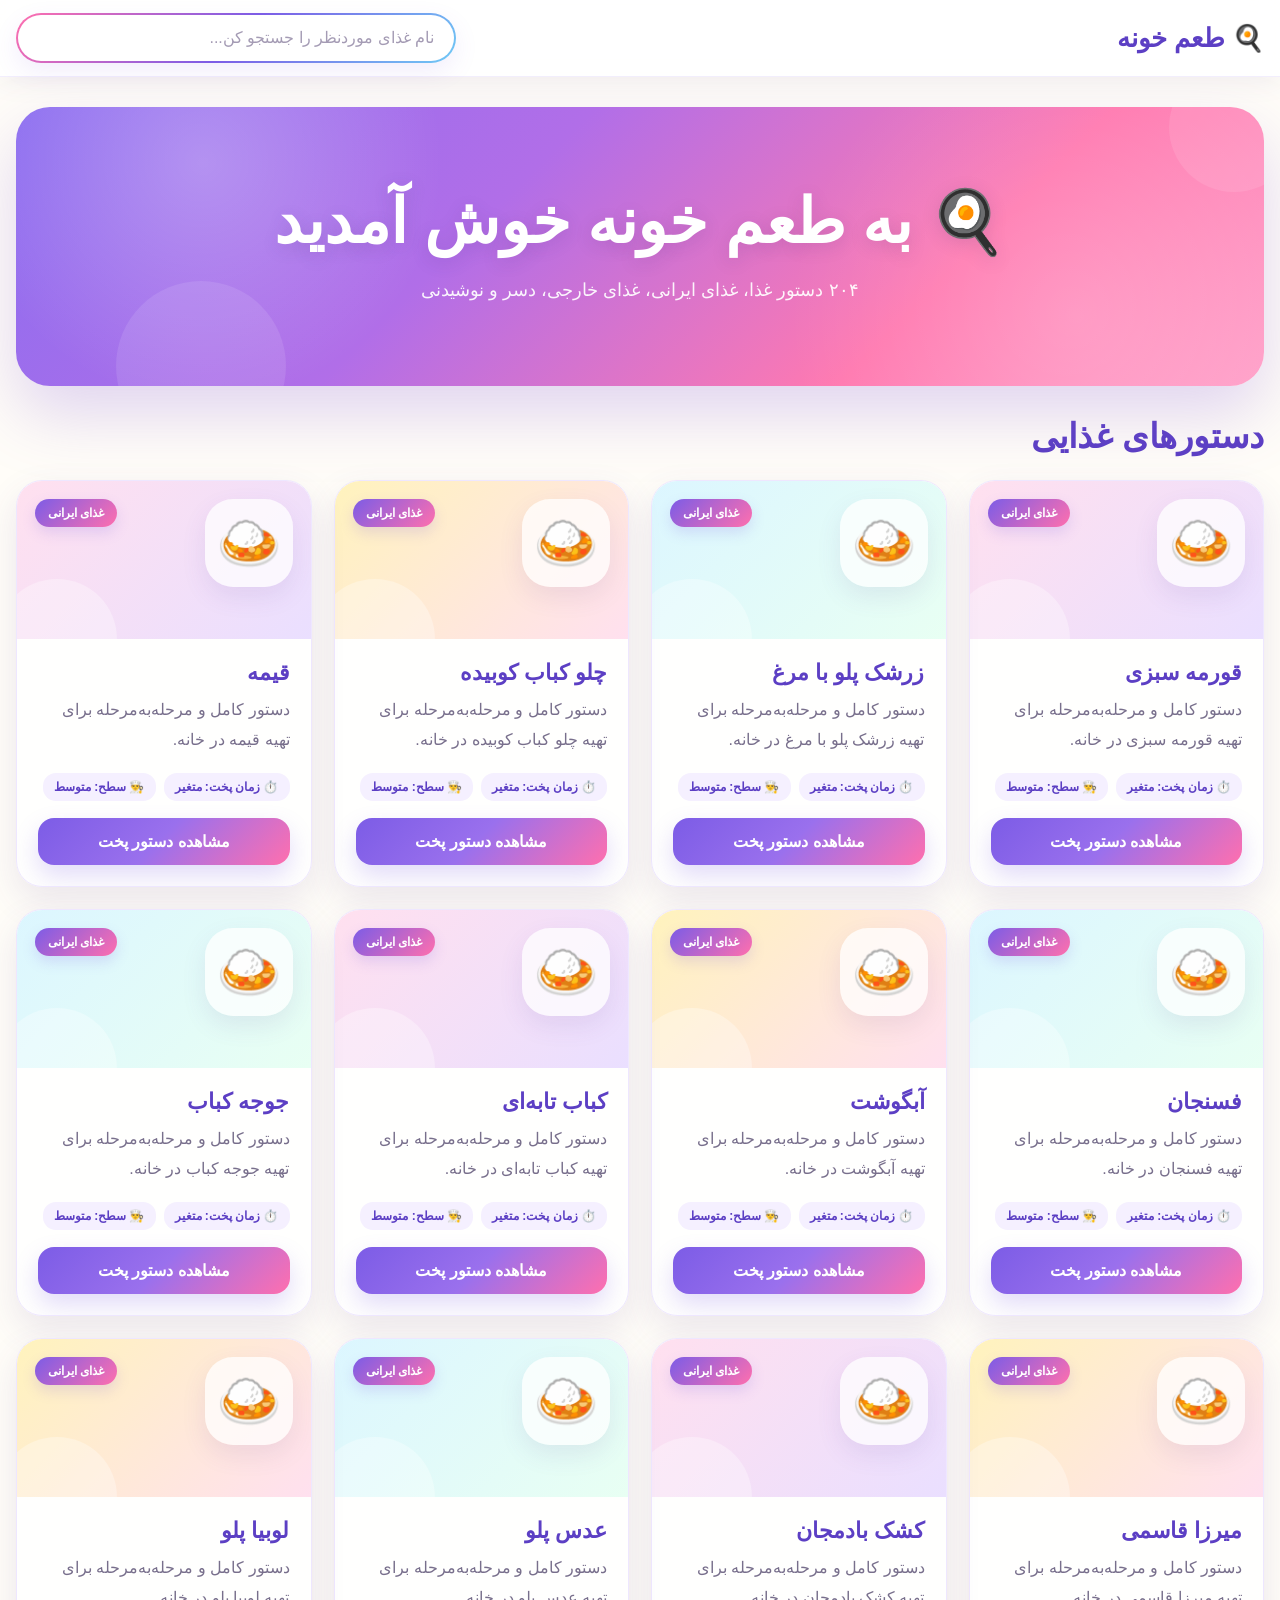
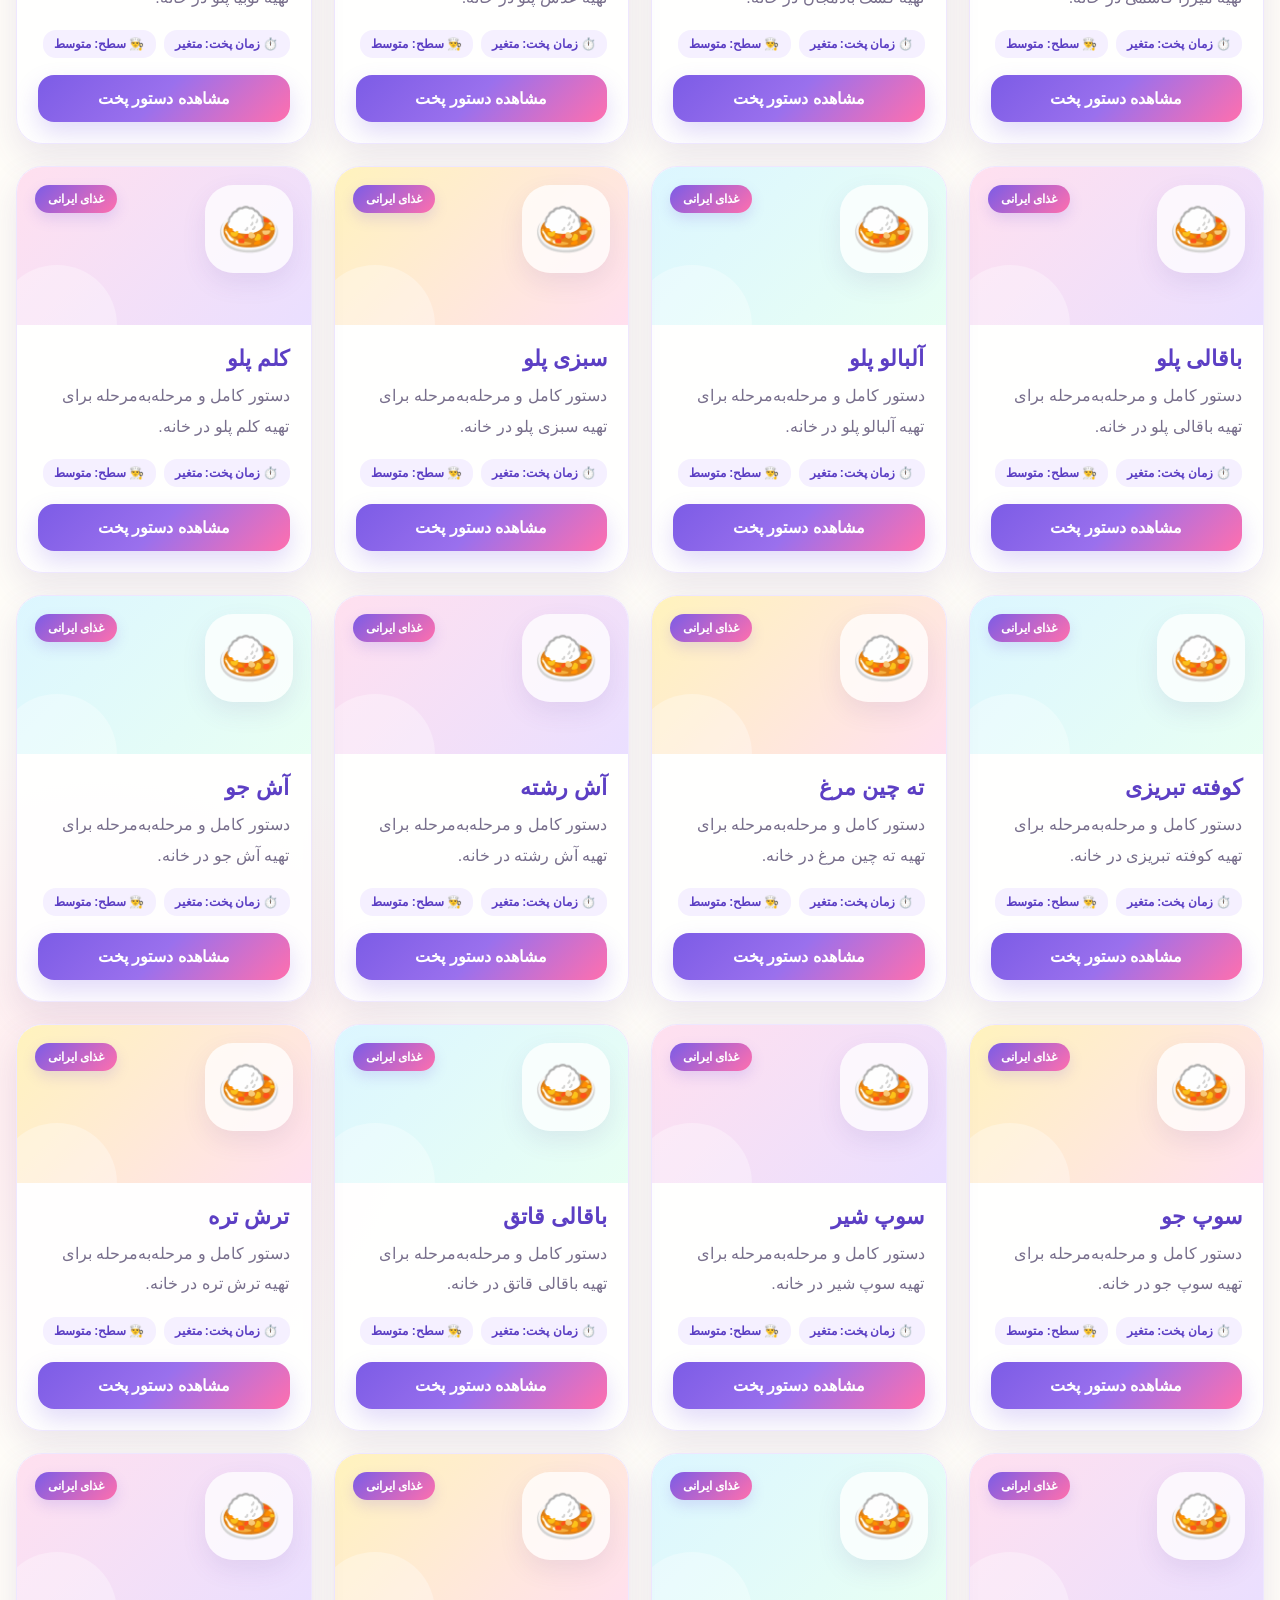
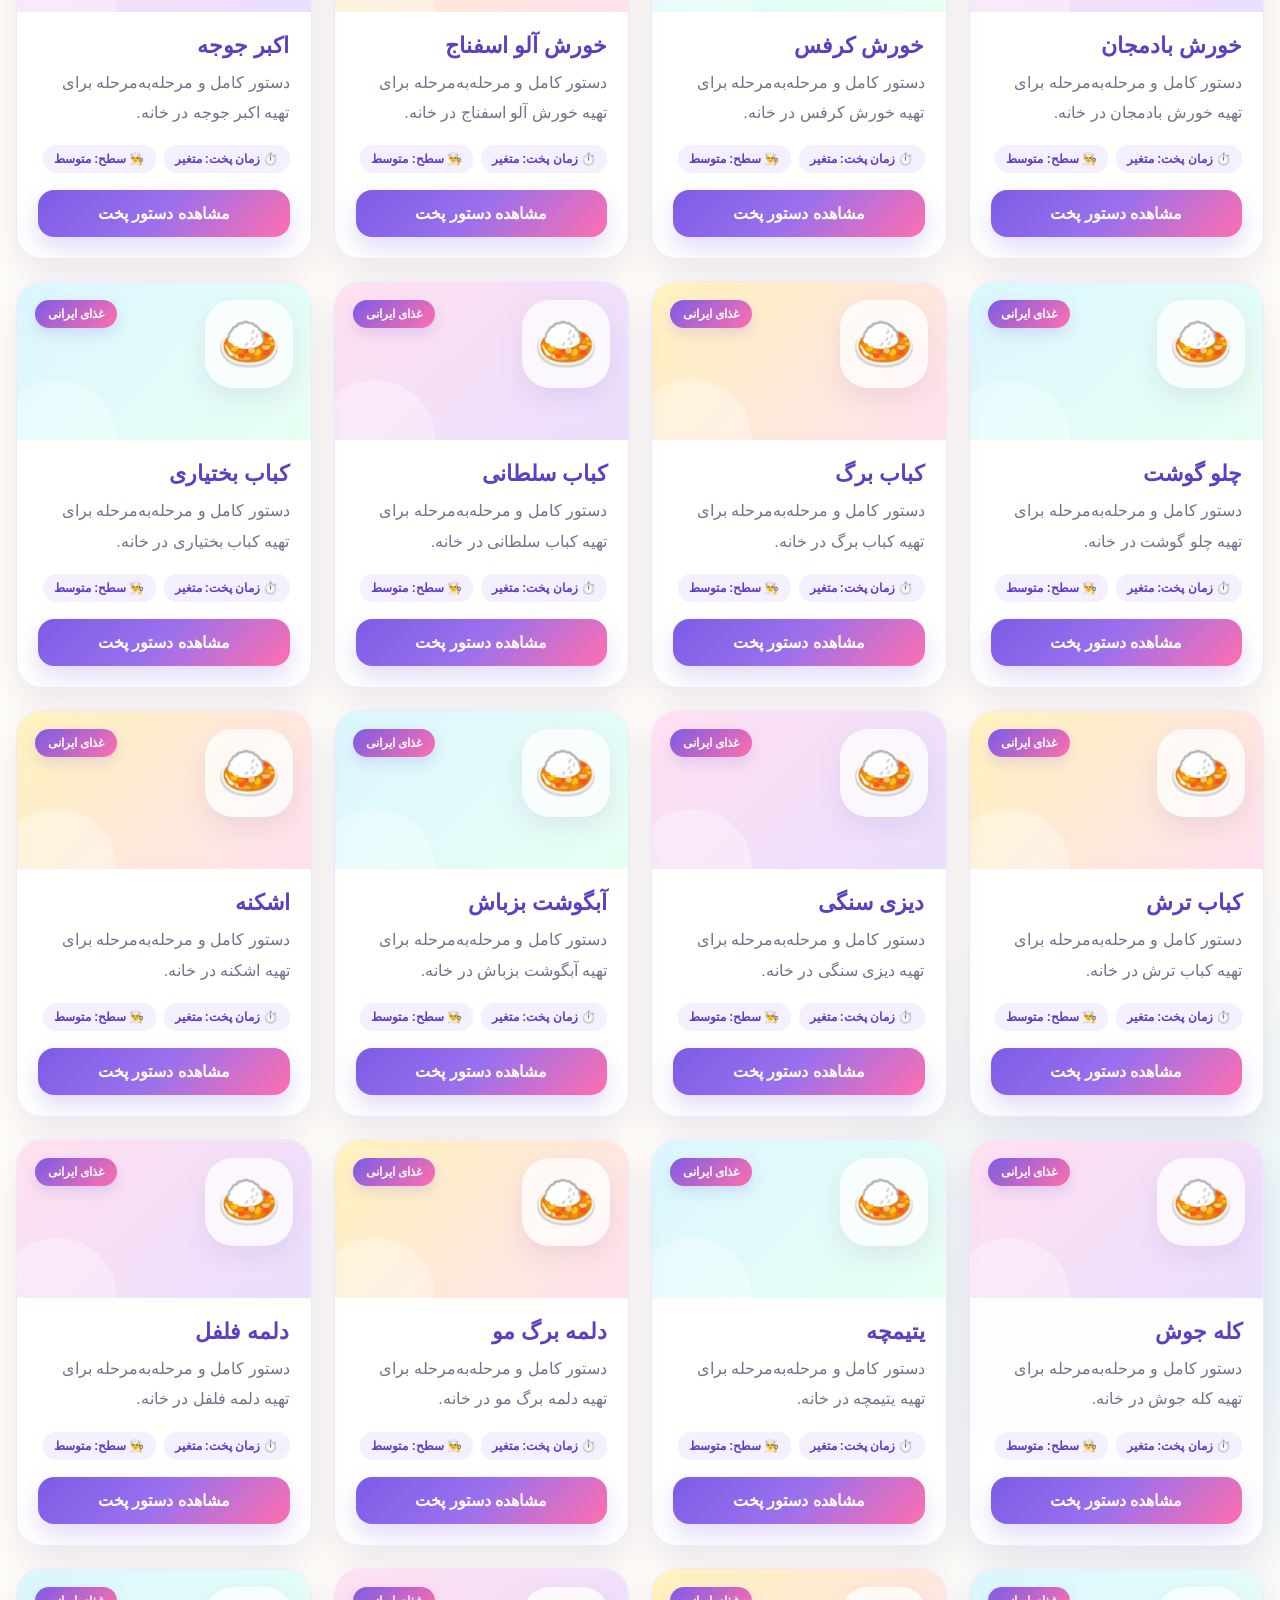
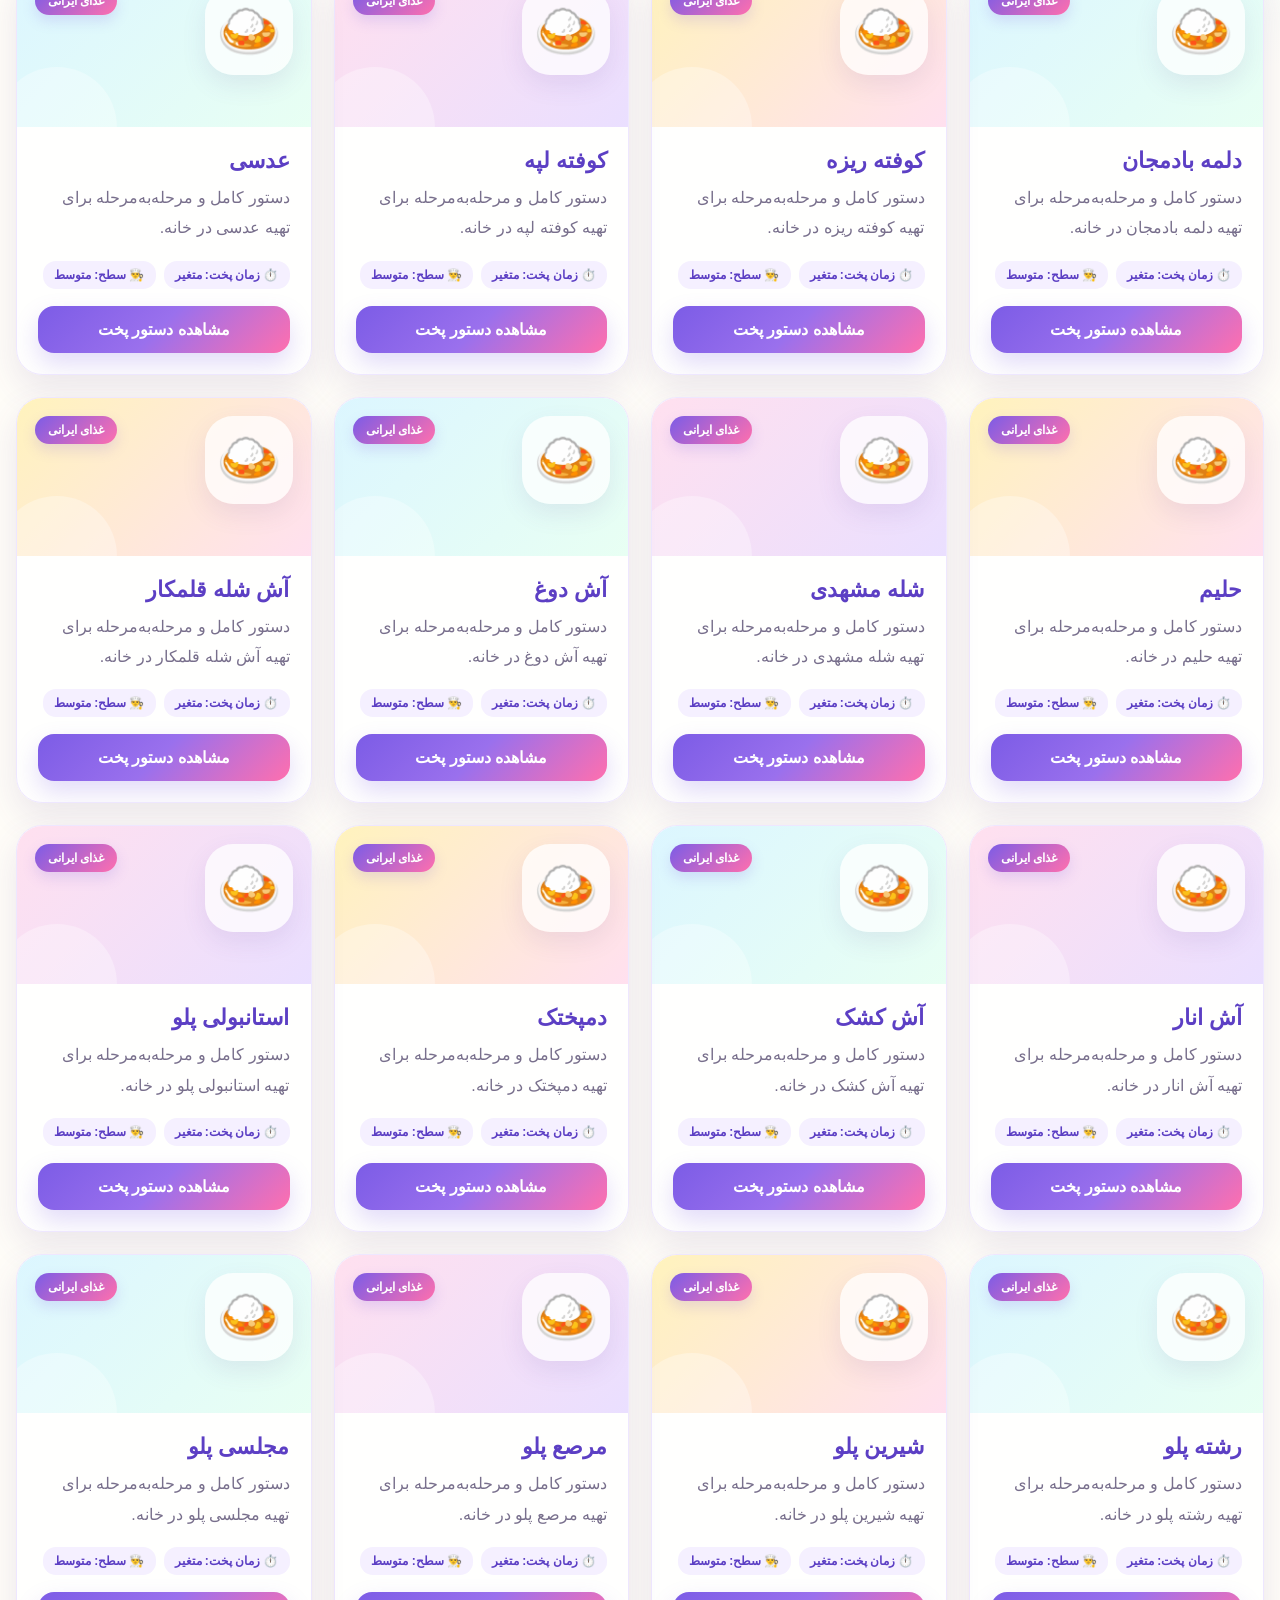
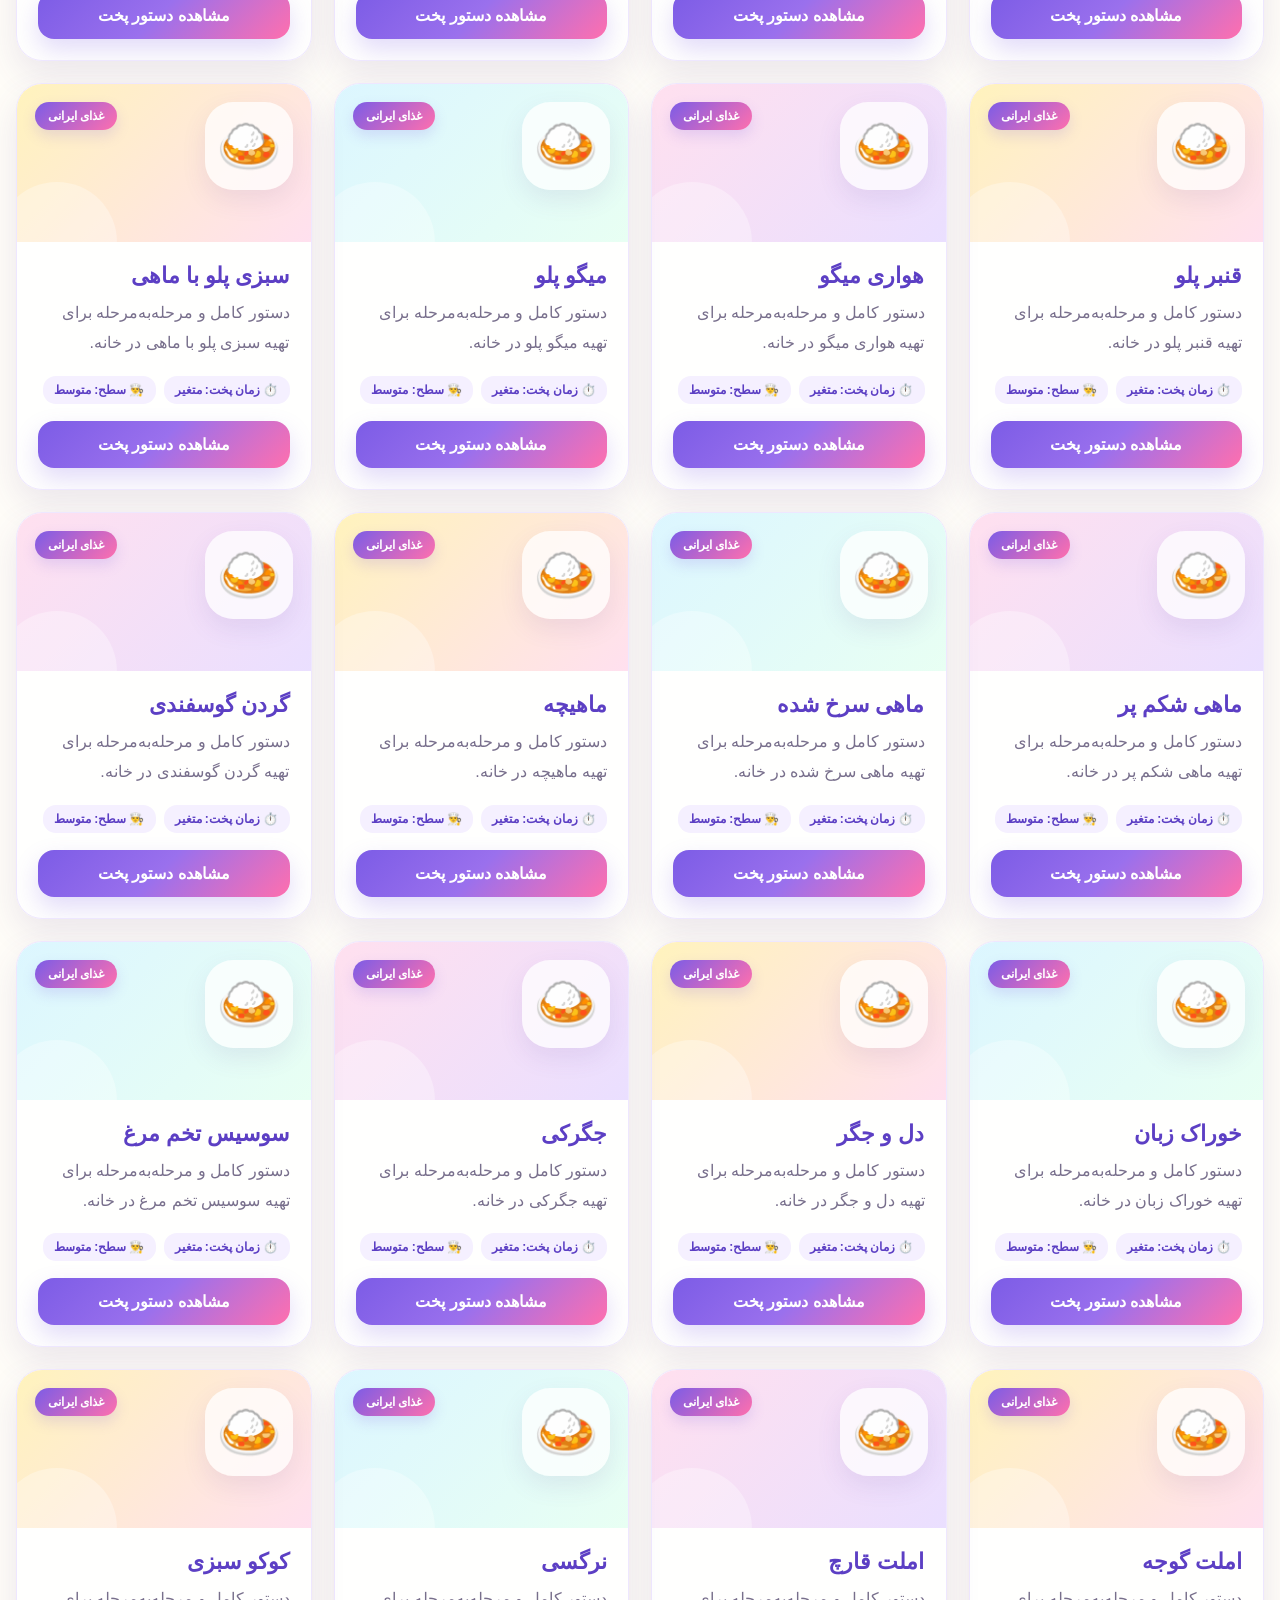
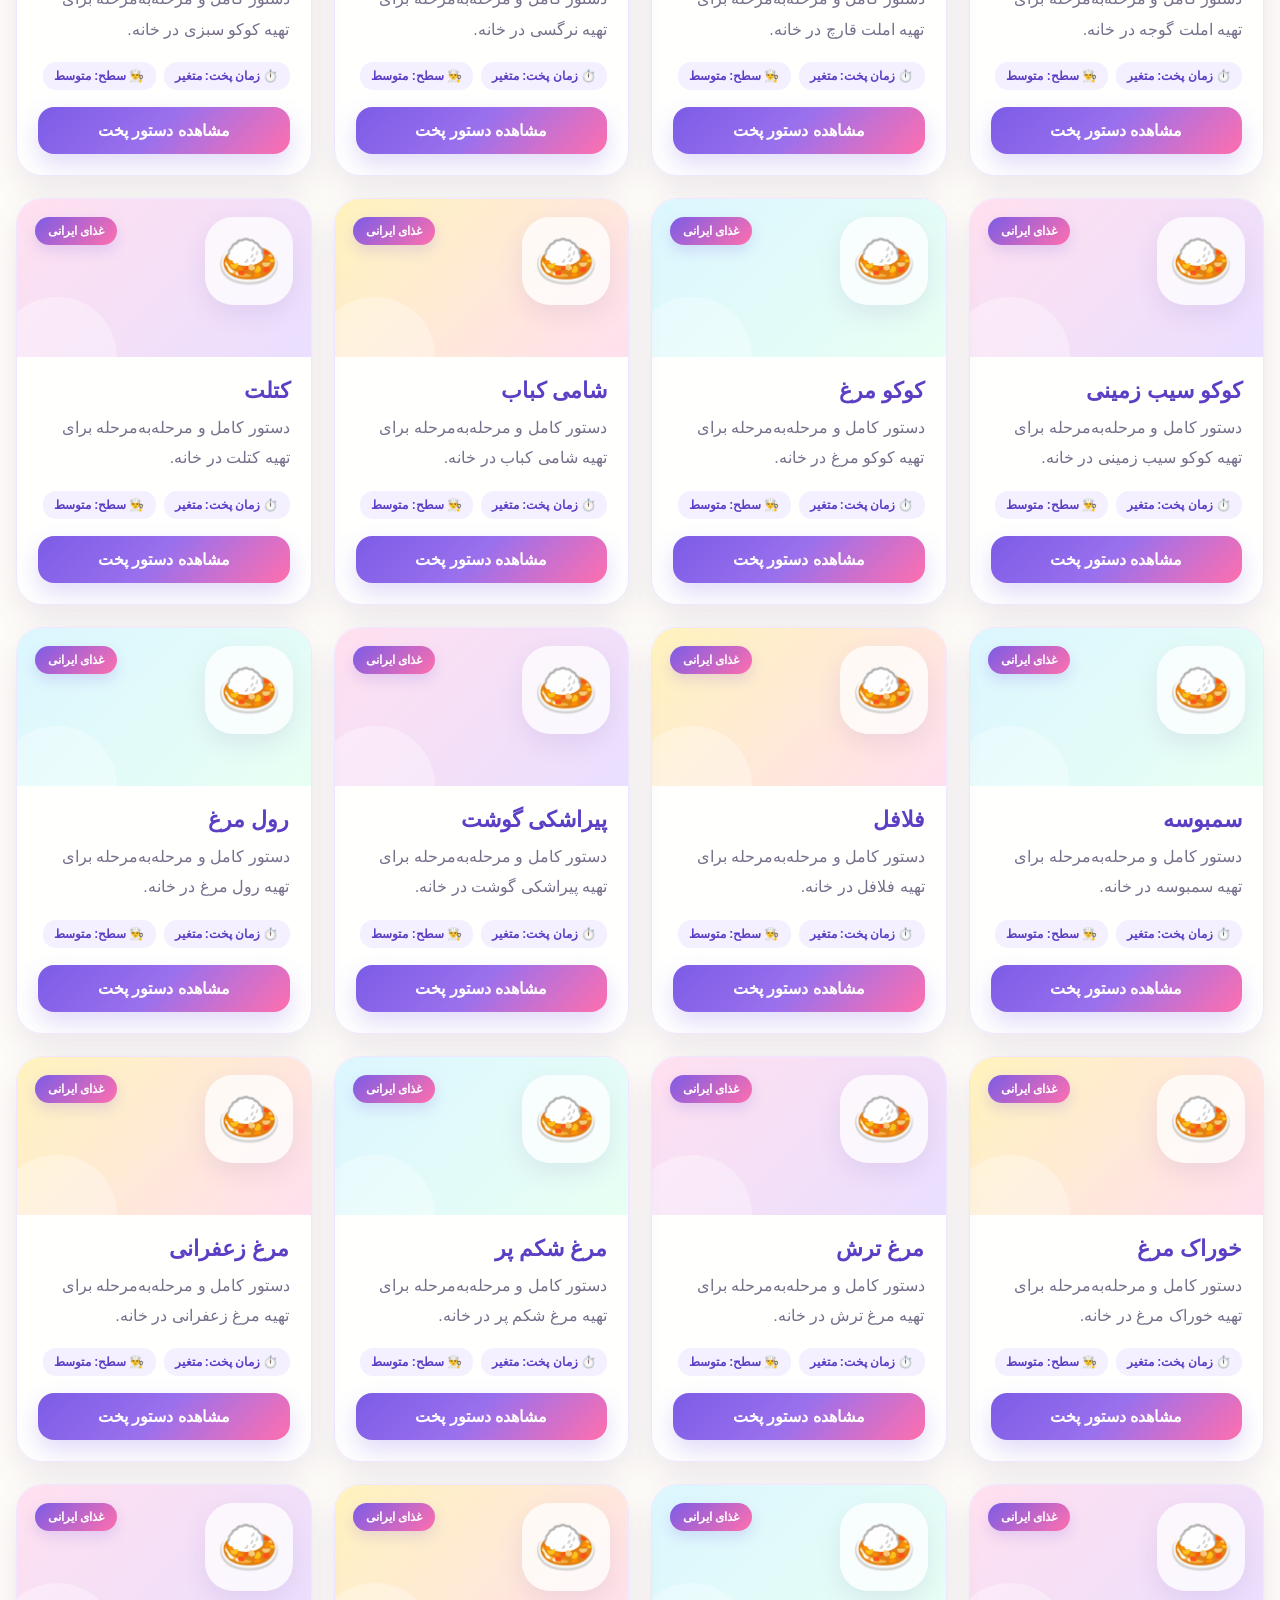
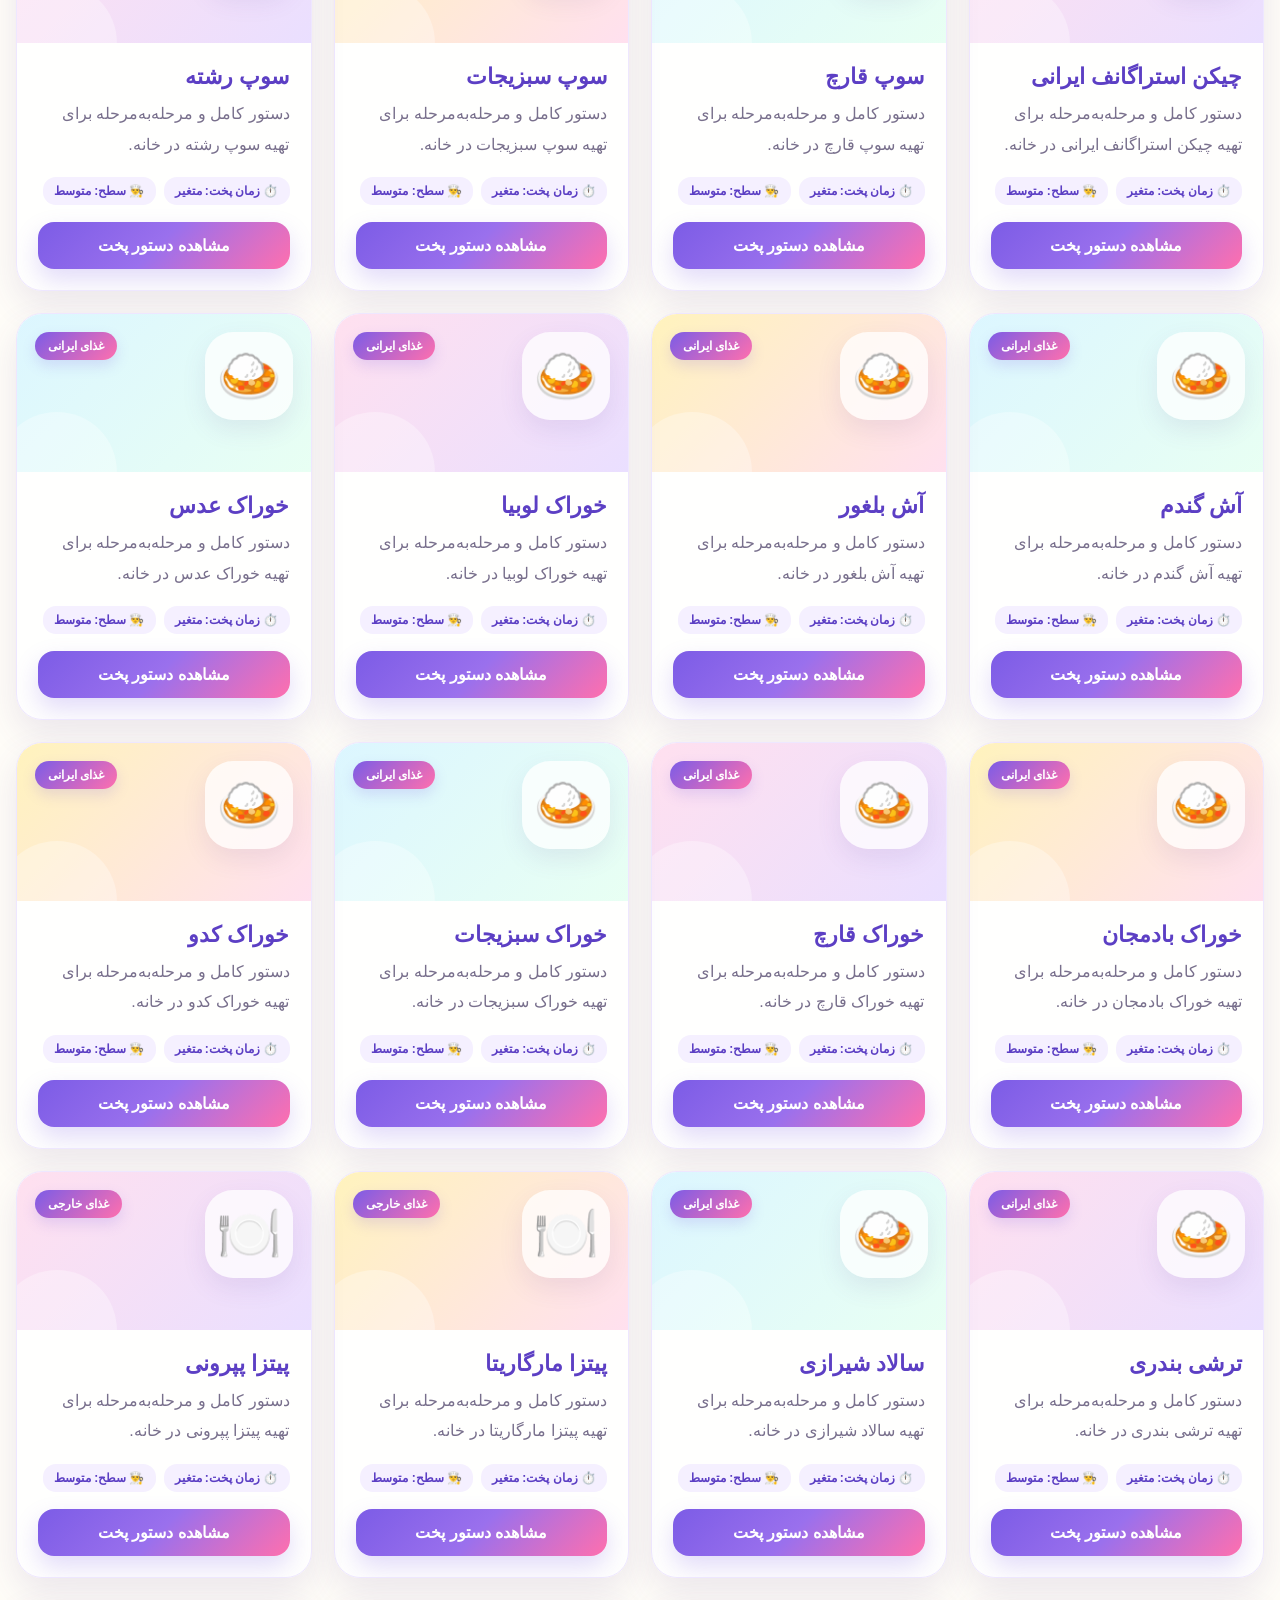
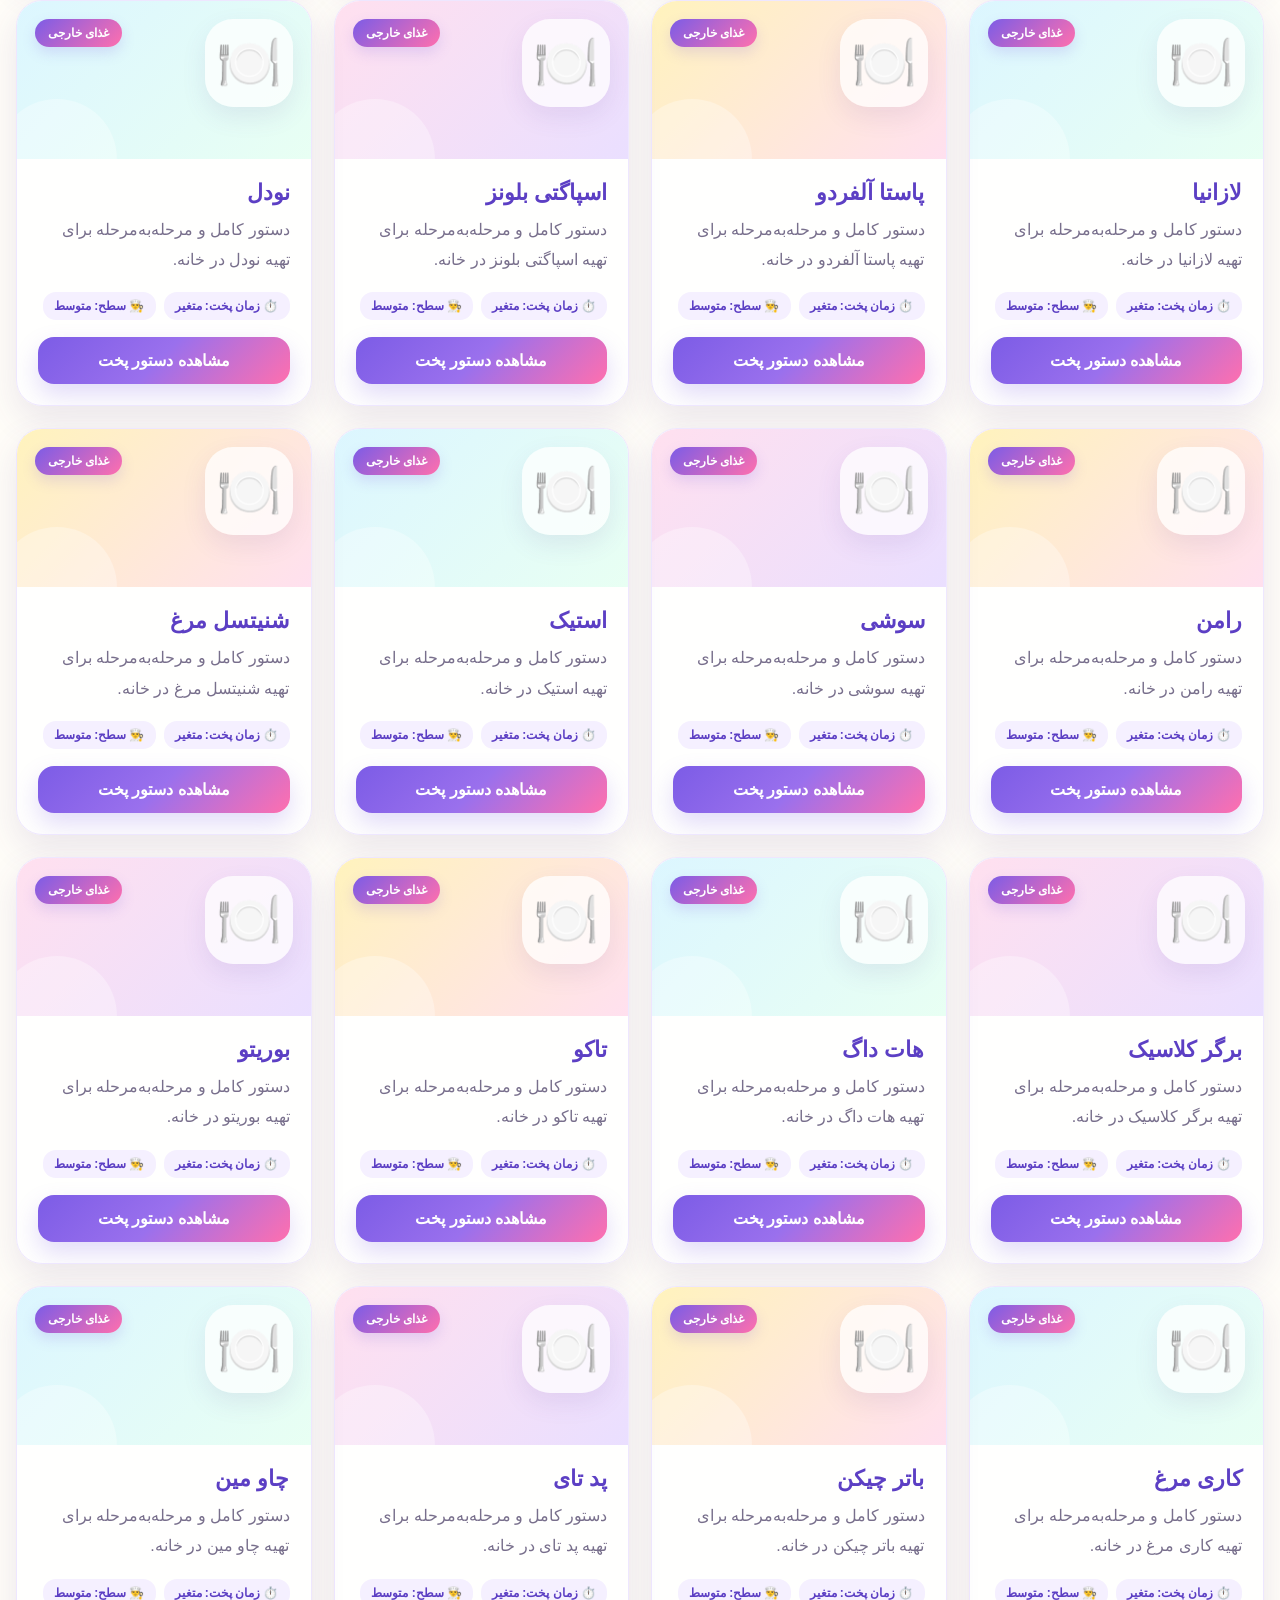
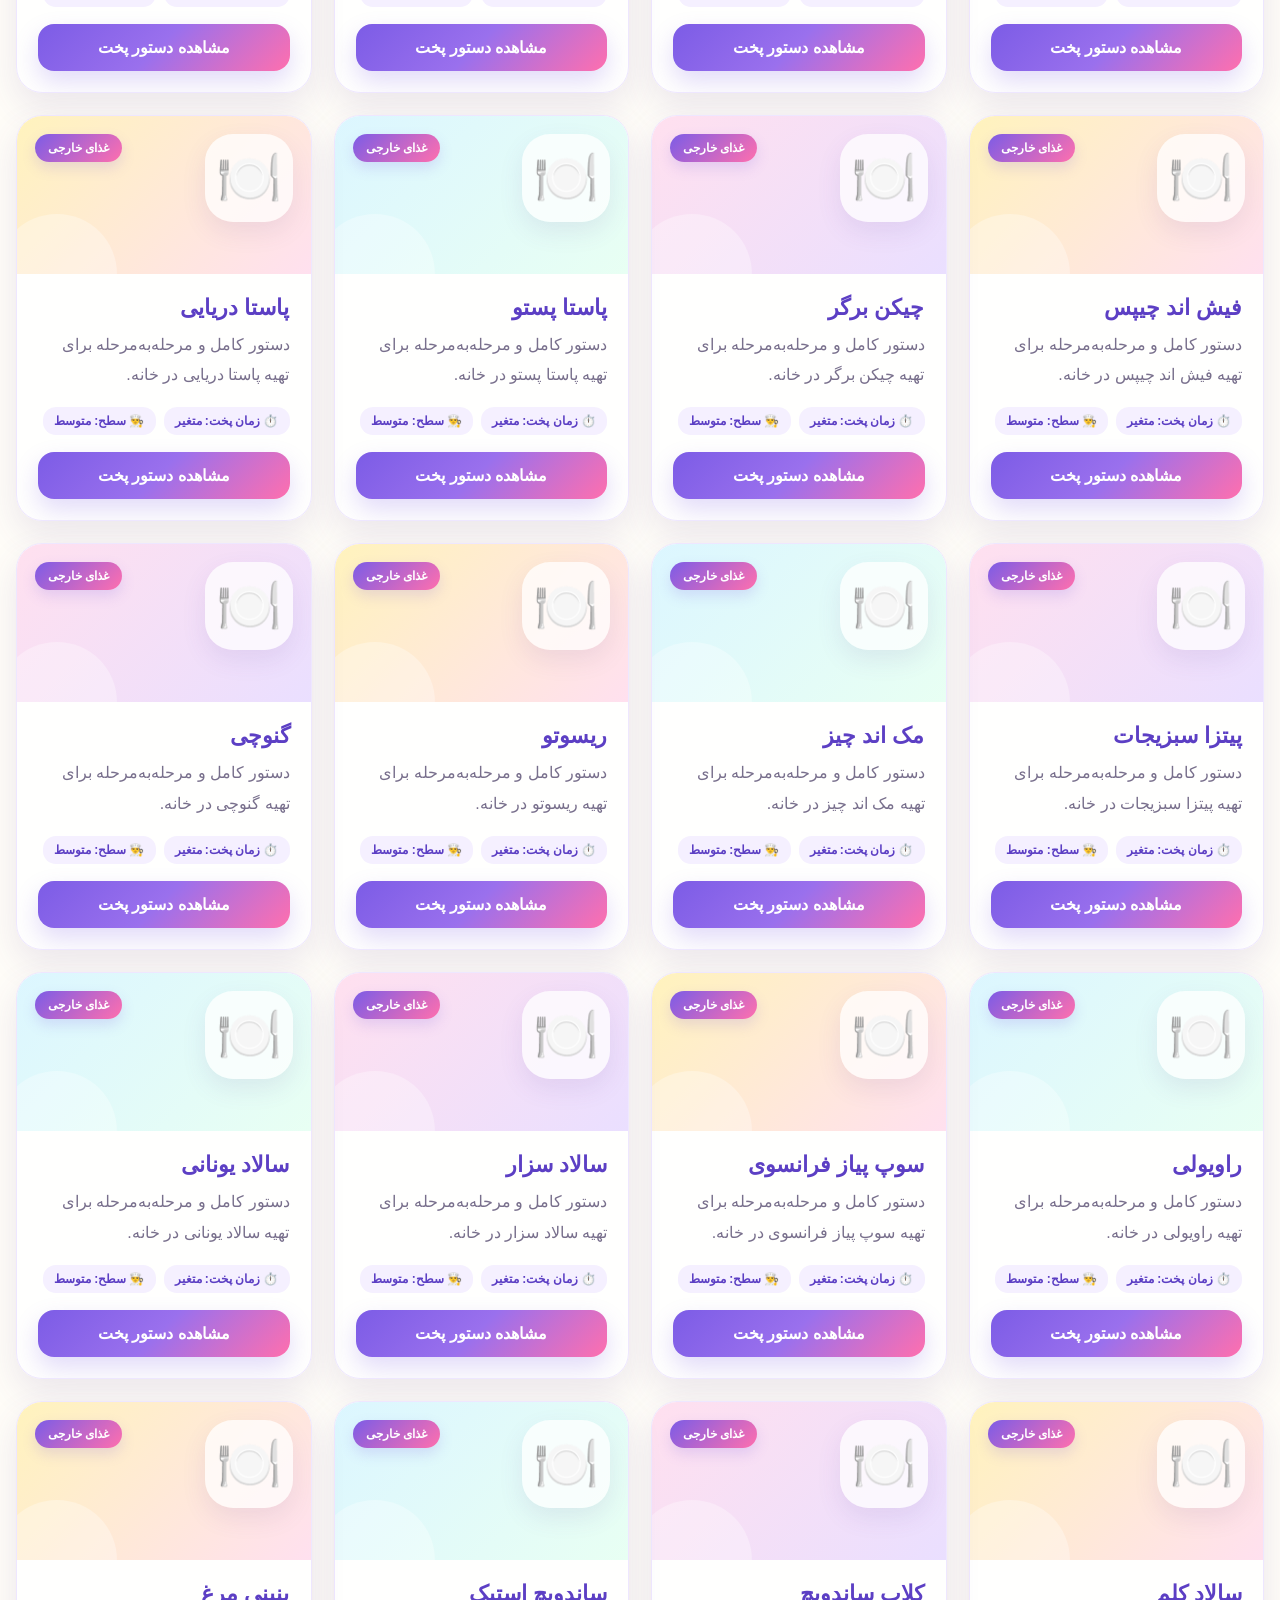
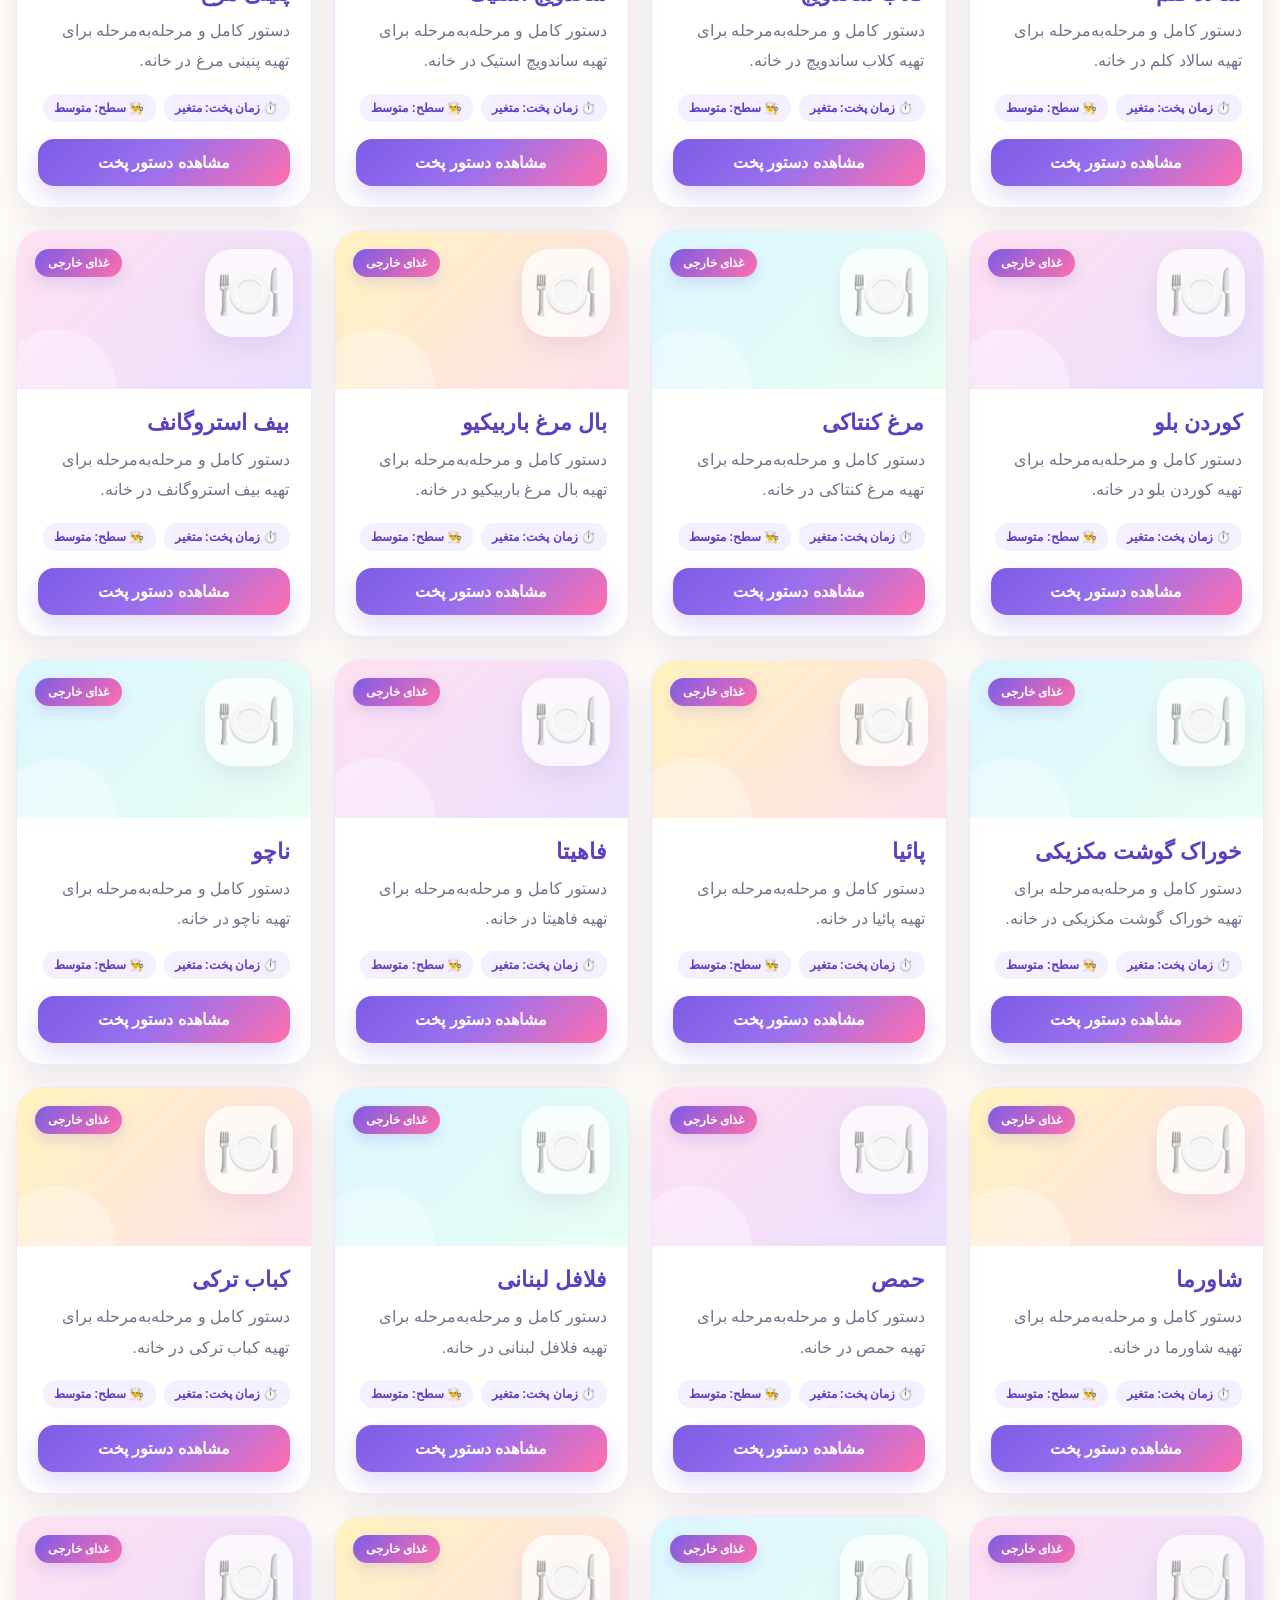
<file: index.html>
<!DOCTYPE html>
<html lang="fa" dir="rtl">
<head>

  <meta name="tam-khooneh-version" content="TAMKHOONEH-204-FINAL-ONE-VERSION">
  <link rel="icon" type="image/svg+xml" href="./logo.svg">
  <link rel="stylesheet" href="./style.css?v=TAMKHOONEH-204-FINAL-ONE-VERSION">

  <!-- لوگوی سایت: این خط باید داخل head باشد -->
  <meta charset="UTF-8">
  <meta name="viewport" content="width=device-width, initial-scale=1.0">
  <meta name="description" content="طعم خونه؛ ۲۰۴ دستور غذا، دسر و نوشیدنی">
  <title>طعم خونه | دستور غذاهای خوشمزه</title>

  <!-- اتصال مستقیم HTML به CSS -->
  </head>

<body>
  <header class="site-header">
    <div class="header-container">
      <a href="#" class="site-logo">🍳 طعم خونه</a>
      <input id="searchInput" type="search" placeholder="نام غذای موردنظر را جستجو کن..." autocomplete="off">
    </div>
  </header>

  <main>
    <section class="hero-section">
      <h1>🍳 به طعم خونه خوش آمدید</h1>
      <p>۲۰۴ دستور غذا، غذای ایرانی، غذای خارجی، دسر و نوشیدنی</p>
    </section>

    <section class="recipes-section">
      <h2>دستورهای غذایی</h2>
      <div class="recipes-grid">
        <article class="recipe-card" data-name="قورمه سبزی">
          <div class="recipe-top">
            <div class="recipe-emoji">🍛</div>
            <span class="recipe-category">غذای ایرانی</span>
          </div>
          <div class="recipe-body">
            <h2>قورمه سبزی</h2>
            <p>دستور کامل و مرحله‌به‌مرحله برای تهیه قورمه سبزی در خانه.</p>
            <div class="recipe-info">
              <span>⏱️ زمان پخت: متغیر</span>
              <span>👨‍🍳 سطح: متوسط</span>
            </div>
            <button type="button" class="view-recipe-btn" data-recipe="recipe1">مشاهده دستور پخت</button>
          </div>
        </article>
        <article class="recipe-card" data-name="زرشک پلو با مرغ">
          <div class="recipe-top">
            <div class="recipe-emoji">🍛</div>
            <span class="recipe-category">غذای ایرانی</span>
          </div>
          <div class="recipe-body">
            <h2>زرشک پلو با مرغ</h2>
            <p>دستور کامل و مرحله‌به‌مرحله برای تهیه زرشک پلو با مرغ در خانه.</p>
            <div class="recipe-info">
              <span>⏱️ زمان پخت: متغیر</span>
              <span>👨‍🍳 سطح: متوسط</span>
            </div>
            <button type="button" class="view-recipe-btn" data-recipe="recipe2">مشاهده دستور پخت</button>
          </div>
        </article>
        <article class="recipe-card" data-name="چلو کباب کوبیده">
          <div class="recipe-top">
            <div class="recipe-emoji">🍛</div>
            <span class="recipe-category">غذای ایرانی</span>
          </div>
          <div class="recipe-body">
            <h2>چلو کباب کوبیده</h2>
            <p>دستور کامل و مرحله‌به‌مرحله برای تهیه چلو کباب کوبیده در خانه.</p>
            <div class="recipe-info">
              <span>⏱️ زمان پخت: متغیر</span>
              <span>👨‍🍳 سطح: متوسط</span>
            </div>
            <button type="button" class="view-recipe-btn" data-recipe="recipe3">مشاهده دستور پخت</button>
          </div>
        </article>
        <article class="recipe-card" data-name="قیمه">
          <div class="recipe-top">
            <div class="recipe-emoji">🍛</div>
            <span class="recipe-category">غذای ایرانی</span>
          </div>
          <div class="recipe-body">
            <h2>قیمه</h2>
            <p>دستور کامل و مرحله‌به‌مرحله برای تهیه قیمه در خانه.</p>
            <div class="recipe-info">
              <span>⏱️ زمان پخت: متغیر</span>
              <span>👨‍🍳 سطح: متوسط</span>
            </div>
            <button type="button" class="view-recipe-btn" data-recipe="recipe4">مشاهده دستور پخت</button>
          </div>
        </article>
        <article class="recipe-card" data-name="فسنجان">
          <div class="recipe-top">
            <div class="recipe-emoji">🍛</div>
            <span class="recipe-category">غذای ایرانی</span>
          </div>
          <div class="recipe-body">
            <h2>فسنجان</h2>
            <p>دستور کامل و مرحله‌به‌مرحله برای تهیه فسنجان در خانه.</p>
            <div class="recipe-info">
              <span>⏱️ زمان پخت: متغیر</span>
              <span>👨‍🍳 سطح: متوسط</span>
            </div>
            <button type="button" class="view-recipe-btn" data-recipe="recipe5">مشاهده دستور پخت</button>
          </div>
        </article>
        <article class="recipe-card" data-name="آبگوشت">
          <div class="recipe-top">
            <div class="recipe-emoji">🍛</div>
            <span class="recipe-category">غذای ایرانی</span>
          </div>
          <div class="recipe-body">
            <h2>آبگوشت</h2>
            <p>دستور کامل و مرحله‌به‌مرحله برای تهیه آبگوشت در خانه.</p>
            <div class="recipe-info">
              <span>⏱️ زمان پخت: متغیر</span>
              <span>👨‍🍳 سطح: متوسط</span>
            </div>
            <button type="button" class="view-recipe-btn" data-recipe="recipe6">مشاهده دستور پخت</button>
          </div>
        </article>
        <article class="recipe-card" data-name="کباب تابه‌ای">
          <div class="recipe-top">
            <div class="recipe-emoji">🍛</div>
            <span class="recipe-category">غذای ایرانی</span>
          </div>
          <div class="recipe-body">
            <h2>کباب تابه‌ای</h2>
            <p>دستور کامل و مرحله‌به‌مرحله برای تهیه کباب تابه‌ای در خانه.</p>
            <div class="recipe-info">
              <span>⏱️ زمان پخت: متغیر</span>
              <span>👨‍🍳 سطح: متوسط</span>
            </div>
            <button type="button" class="view-recipe-btn" data-recipe="recipe7">مشاهده دستور پخت</button>
          </div>
        </article>
        <article class="recipe-card" data-name="جوجه کباب">
          <div class="recipe-top">
            <div class="recipe-emoji">🍛</div>
            <span class="recipe-category">غذای ایرانی</span>
          </div>
          <div class="recipe-body">
            <h2>جوجه کباب</h2>
            <p>دستور کامل و مرحله‌به‌مرحله برای تهیه جوجه کباب در خانه.</p>
            <div class="recipe-info">
              <span>⏱️ زمان پخت: متغیر</span>
              <span>👨‍🍳 سطح: متوسط</span>
            </div>
            <button type="button" class="view-recipe-btn" data-recipe="recipe8">مشاهده دستور پخت</button>
          </div>
        </article>
        <article class="recipe-card" data-name="میرزا قاسمی">
          <div class="recipe-top">
            <div class="recipe-emoji">🍛</div>
            <span class="recipe-category">غذای ایرانی</span>
          </div>
          <div class="recipe-body">
            <h2>میرزا قاسمی</h2>
            <p>دستور کامل و مرحله‌به‌مرحله برای تهیه میرزا قاسمی در خانه.</p>
            <div class="recipe-info">
              <span>⏱️ زمان پخت: متغیر</span>
              <span>👨‍🍳 سطح: متوسط</span>
            </div>
            <button type="button" class="view-recipe-btn" data-recipe="recipe9">مشاهده دستور پخت</button>
          </div>
        </article>
        <article class="recipe-card" data-name="کشک بادمجان">
          <div class="recipe-top">
            <div class="recipe-emoji">🍛</div>
            <span class="recipe-category">غذای ایرانی</span>
          </div>
          <div class="recipe-body">
            <h2>کشک بادمجان</h2>
            <p>دستور کامل و مرحله‌به‌مرحله برای تهیه کشک بادمجان در خانه.</p>
            <div class="recipe-info">
              <span>⏱️ زمان پخت: متغیر</span>
              <span>👨‍🍳 سطح: متوسط</span>
            </div>
            <button type="button" class="view-recipe-btn" data-recipe="recipe10">مشاهده دستور پخت</button>
          </div>
        </article>
        <article class="recipe-card" data-name="عدس پلو">
          <div class="recipe-top">
            <div class="recipe-emoji">🍛</div>
            <span class="recipe-category">غذای ایرانی</span>
          </div>
          <div class="recipe-body">
            <h2>عدس پلو</h2>
            <p>دستور کامل و مرحله‌به‌مرحله برای تهیه عدس پلو در خانه.</p>
            <div class="recipe-info">
              <span>⏱️ زمان پخت: متغیر</span>
              <span>👨‍🍳 سطح: متوسط</span>
            </div>
            <button type="button" class="view-recipe-btn" data-recipe="recipe11">مشاهده دستور پخت</button>
          </div>
        </article>
        <article class="recipe-card" data-name="لوبیا پلو">
          <div class="recipe-top">
            <div class="recipe-emoji">🍛</div>
            <span class="recipe-category">غذای ایرانی</span>
          </div>
          <div class="recipe-body">
            <h2>لوبیا پلو</h2>
            <p>دستور کامل و مرحله‌به‌مرحله برای تهیه لوبیا پلو در خانه.</p>
            <div class="recipe-info">
              <span>⏱️ زمان پخت: متغیر</span>
              <span>👨‍🍳 سطح: متوسط</span>
            </div>
            <button type="button" class="view-recipe-btn" data-recipe="recipe12">مشاهده دستور پخت</button>
          </div>
        </article>
        <article class="recipe-card" data-name="باقالی پلو">
          <div class="recipe-top">
            <div class="recipe-emoji">🍛</div>
            <span class="recipe-category">غذای ایرانی</span>
          </div>
          <div class="recipe-body">
            <h2>باقالی پلو</h2>
            <p>دستور کامل و مرحله‌به‌مرحله برای تهیه باقالی پلو در خانه.</p>
            <div class="recipe-info">
              <span>⏱️ زمان پخت: متغیر</span>
              <span>👨‍🍳 سطح: متوسط</span>
            </div>
            <button type="button" class="view-recipe-btn" data-recipe="recipe13">مشاهده دستور پخت</button>
          </div>
        </article>
        <article class="recipe-card" data-name="آلبالو پلو">
          <div class="recipe-top">
            <div class="recipe-emoji">🍛</div>
            <span class="recipe-category">غذای ایرانی</span>
          </div>
          <div class="recipe-body">
            <h2>آلبالو پلو</h2>
            <p>دستور کامل و مرحله‌به‌مرحله برای تهیه آلبالو پلو در خانه.</p>
            <div class="recipe-info">
              <span>⏱️ زمان پخت: متغیر</span>
              <span>👨‍🍳 سطح: متوسط</span>
            </div>
            <button type="button" class="view-recipe-btn" data-recipe="recipe14">مشاهده دستور پخت</button>
          </div>
        </article>
        <article class="recipe-card" data-name="سبزی پلو">
          <div class="recipe-top">
            <div class="recipe-emoji">🍛</div>
            <span class="recipe-category">غذای ایرانی</span>
          </div>
          <div class="recipe-body">
            <h2>سبزی پلو</h2>
            <p>دستور کامل و مرحله‌به‌مرحله برای تهیه سبزی پلو در خانه.</p>
            <div class="recipe-info">
              <span>⏱️ زمان پخت: متغیر</span>
              <span>👨‍🍳 سطح: متوسط</span>
            </div>
            <button type="button" class="view-recipe-btn" data-recipe="recipe15">مشاهده دستور پخت</button>
          </div>
        </article>
        <article class="recipe-card" data-name="کلم پلو">
          <div class="recipe-top">
            <div class="recipe-emoji">🍛</div>
            <span class="recipe-category">غذای ایرانی</span>
          </div>
          <div class="recipe-body">
            <h2>کلم پلو</h2>
            <p>دستور کامل و مرحله‌به‌مرحله برای تهیه کلم پلو در خانه.</p>
            <div class="recipe-info">
              <span>⏱️ زمان پخت: متغیر</span>
              <span>👨‍🍳 سطح: متوسط</span>
            </div>
            <button type="button" class="view-recipe-btn" data-recipe="recipe16">مشاهده دستور پخت</button>
          </div>
        </article>
        <article class="recipe-card" data-name="کوفته تبریزی">
          <div class="recipe-top">
            <div class="recipe-emoji">🍛</div>
            <span class="recipe-category">غذای ایرانی</span>
          </div>
          <div class="recipe-body">
            <h2>کوفته تبریزی</h2>
            <p>دستور کامل و مرحله‌به‌مرحله برای تهیه کوفته تبریزی در خانه.</p>
            <div class="recipe-info">
              <span>⏱️ زمان پخت: متغیر</span>
              <span>👨‍🍳 سطح: متوسط</span>
            </div>
            <button type="button" class="view-recipe-btn" data-recipe="recipe17">مشاهده دستور پخت</button>
          </div>
        </article>
        <article class="recipe-card" data-name="ته چین مرغ">
          <div class="recipe-top">
            <div class="recipe-emoji">🍛</div>
            <span class="recipe-category">غذای ایرانی</span>
          </div>
          <div class="recipe-body">
            <h2>ته چین مرغ</h2>
            <p>دستور کامل و مرحله‌به‌مرحله برای تهیه ته چین مرغ در خانه.</p>
            <div class="recipe-info">
              <span>⏱️ زمان پخت: متغیر</span>
              <span>👨‍🍳 سطح: متوسط</span>
            </div>
            <button type="button" class="view-recipe-btn" data-recipe="recipe18">مشاهده دستور پخت</button>
          </div>
        </article>
        <article class="recipe-card" data-name="آش رشته">
          <div class="recipe-top">
            <div class="recipe-emoji">🍛</div>
            <span class="recipe-category">غذای ایرانی</span>
          </div>
          <div class="recipe-body">
            <h2>آش رشته</h2>
            <p>دستور کامل و مرحله‌به‌مرحله برای تهیه آش رشته در خانه.</p>
            <div class="recipe-info">
              <span>⏱️ زمان پخت: متغیر</span>
              <span>👨‍🍳 سطح: متوسط</span>
            </div>
            <button type="button" class="view-recipe-btn" data-recipe="recipe19">مشاهده دستور پخت</button>
          </div>
        </article>
        <article class="recipe-card" data-name="آش جو">
          <div class="recipe-top">
            <div class="recipe-emoji">🍛</div>
            <span class="recipe-category">غذای ایرانی</span>
          </div>
          <div class="recipe-body">
            <h2>آش جو</h2>
            <p>دستور کامل و مرحله‌به‌مرحله برای تهیه آش جو در خانه.</p>
            <div class="recipe-info">
              <span>⏱️ زمان پخت: متغیر</span>
              <span>👨‍🍳 سطح: متوسط</span>
            </div>
            <button type="button" class="view-recipe-btn" data-recipe="recipe20">مشاهده دستور پخت</button>
          </div>
        </article>
        <article class="recipe-card" data-name="سوپ جو">
          <div class="recipe-top">
            <div class="recipe-emoji">🍛</div>
            <span class="recipe-category">غذای ایرانی</span>
          </div>
          <div class="recipe-body">
            <h2>سوپ جو</h2>
            <p>دستور کامل و مرحله‌به‌مرحله برای تهیه سوپ جو در خانه.</p>
            <div class="recipe-info">
              <span>⏱️ زمان پخت: متغیر</span>
              <span>👨‍🍳 سطح: متوسط</span>
            </div>
            <button type="button" class="view-recipe-btn" data-recipe="recipe21">مشاهده دستور پخت</button>
          </div>
        </article>
        <article class="recipe-card" data-name="سوپ شیر">
          <div class="recipe-top">
            <div class="recipe-emoji">🍛</div>
            <span class="recipe-category">غذای ایرانی</span>
          </div>
          <div class="recipe-body">
            <h2>سوپ شیر</h2>
            <p>دستور کامل و مرحله‌به‌مرحله برای تهیه سوپ شیر در خانه.</p>
            <div class="recipe-info">
              <span>⏱️ زمان پخت: متغیر</span>
              <span>👨‍🍳 سطح: متوسط</span>
            </div>
            <button type="button" class="view-recipe-btn" data-recipe="recipe22">مشاهده دستور پخت</button>
          </div>
        </article>
        <article class="recipe-card" data-name="باقالی قاتق">
          <div class="recipe-top">
            <div class="recipe-emoji">🍛</div>
            <span class="recipe-category">غذای ایرانی</span>
          </div>
          <div class="recipe-body">
            <h2>باقالی قاتق</h2>
            <p>دستور کامل و مرحله‌به‌مرحله برای تهیه باقالی قاتق در خانه.</p>
            <div class="recipe-info">
              <span>⏱️ زمان پخت: متغیر</span>
              <span>👨‍🍳 سطح: متوسط</span>
            </div>
            <button type="button" class="view-recipe-btn" data-recipe="recipe23">مشاهده دستور پخت</button>
          </div>
        </article>
        <article class="recipe-card" data-name="ترش تره">
          <div class="recipe-top">
            <div class="recipe-emoji">🍛</div>
            <span class="recipe-category">غذای ایرانی</span>
          </div>
          <div class="recipe-body">
            <h2>ترش تره</h2>
            <p>دستور کامل و مرحله‌به‌مرحله برای تهیه ترش تره در خانه.</p>
            <div class="recipe-info">
              <span>⏱️ زمان پخت: متغیر</span>
              <span>👨‍🍳 سطح: متوسط</span>
            </div>
            <button type="button" class="view-recipe-btn" data-recipe="recipe24">مشاهده دستور پخت</button>
          </div>
        </article>
        <article class="recipe-card" data-name="خورش بادمجان">
          <div class="recipe-top">
            <div class="recipe-emoji">🍛</div>
            <span class="recipe-category">غذای ایرانی</span>
          </div>
          <div class="recipe-body">
            <h2>خورش بادمجان</h2>
            <p>دستور کامل و مرحله‌به‌مرحله برای تهیه خورش بادمجان در خانه.</p>
            <div class="recipe-info">
              <span>⏱️ زمان پخت: متغیر</span>
              <span>👨‍🍳 سطح: متوسط</span>
            </div>
            <button type="button" class="view-recipe-btn" data-recipe="recipe25">مشاهده دستور پخت</button>
          </div>
        </article>
        <article class="recipe-card" data-name="خورش کرفس">
          <div class="recipe-top">
            <div class="recipe-emoji">🍛</div>
            <span class="recipe-category">غذای ایرانی</span>
          </div>
          <div class="recipe-body">
            <h2>خورش کرفس</h2>
            <p>دستور کامل و مرحله‌به‌مرحله برای تهیه خورش کرفس در خانه.</p>
            <div class="recipe-info">
              <span>⏱️ زمان پخت: متغیر</span>
              <span>👨‍🍳 سطح: متوسط</span>
            </div>
            <button type="button" class="view-recipe-btn" data-recipe="recipe26">مشاهده دستور پخت</button>
          </div>
        </article>
        <article class="recipe-card" data-name="خورش آلو اسفناج">
          <div class="recipe-top">
            <div class="recipe-emoji">🍛</div>
            <span class="recipe-category">غذای ایرانی</span>
          </div>
          <div class="recipe-body">
            <h2>خورش آلو اسفناج</h2>
            <p>دستور کامل و مرحله‌به‌مرحله برای تهیه خورش آلو اسفناج در خانه.</p>
            <div class="recipe-info">
              <span>⏱️ زمان پخت: متغیر</span>
              <span>👨‍🍳 سطح: متوسط</span>
            </div>
            <button type="button" class="view-recipe-btn" data-recipe="recipe27">مشاهده دستور پخت</button>
          </div>
        </article>
        <article class="recipe-card" data-name="اکبر جوجه">
          <div class="recipe-top">
            <div class="recipe-emoji">🍛</div>
            <span class="recipe-category">غذای ایرانی</span>
          </div>
          <div class="recipe-body">
            <h2>اکبر جوجه</h2>
            <p>دستور کامل و مرحله‌به‌مرحله برای تهیه اکبر جوجه در خانه.</p>
            <div class="recipe-info">
              <span>⏱️ زمان پخت: متغیر</span>
              <span>👨‍🍳 سطح: متوسط</span>
            </div>
            <button type="button" class="view-recipe-btn" data-recipe="recipe28">مشاهده دستور پخت</button>
          </div>
        </article>
        <article class="recipe-card" data-name="چلو گوشت">
          <div class="recipe-top">
            <div class="recipe-emoji">🍛</div>
            <span class="recipe-category">غذای ایرانی</span>
          </div>
          <div class="recipe-body">
            <h2>چلو گوشت</h2>
            <p>دستور کامل و مرحله‌به‌مرحله برای تهیه چلو گوشت در خانه.</p>
            <div class="recipe-info">
              <span>⏱️ زمان پخت: متغیر</span>
              <span>👨‍🍳 سطح: متوسط</span>
            </div>
            <button type="button" class="view-recipe-btn" data-recipe="recipe29">مشاهده دستور پخت</button>
          </div>
        </article>
        <article class="recipe-card" data-name="کباب برگ">
          <div class="recipe-top">
            <div class="recipe-emoji">🍛</div>
            <span class="recipe-category">غذای ایرانی</span>
          </div>
          <div class="recipe-body">
            <h2>کباب برگ</h2>
            <p>دستور کامل و مرحله‌به‌مرحله برای تهیه کباب برگ در خانه.</p>
            <div class="recipe-info">
              <span>⏱️ زمان پخت: متغیر</span>
              <span>👨‍🍳 سطح: متوسط</span>
            </div>
            <button type="button" class="view-recipe-btn" data-recipe="recipe30">مشاهده دستور پخت</button>
          </div>
        </article>
        <article class="recipe-card" data-name="کباب سلطانی">
          <div class="recipe-top">
            <div class="recipe-emoji">🍛</div>
            <span class="recipe-category">غذای ایرانی</span>
          </div>
          <div class="recipe-body">
            <h2>کباب سلطانی</h2>
            <p>دستور کامل و مرحله‌به‌مرحله برای تهیه کباب سلطانی در خانه.</p>
            <div class="recipe-info">
              <span>⏱️ زمان پخت: متغیر</span>
              <span>👨‍🍳 سطح: متوسط</span>
            </div>
            <button type="button" class="view-recipe-btn" data-recipe="recipe31">مشاهده دستور پخت</button>
          </div>
        </article>
        <article class="recipe-card" data-name="کباب بختیاری">
          <div class="recipe-top">
            <div class="recipe-emoji">🍛</div>
            <span class="recipe-category">غذای ایرانی</span>
          </div>
          <div class="recipe-body">
            <h2>کباب بختیاری</h2>
            <p>دستور کامل و مرحله‌به‌مرحله برای تهیه کباب بختیاری در خانه.</p>
            <div class="recipe-info">
              <span>⏱️ زمان پخت: متغیر</span>
              <span>👨‍🍳 سطح: متوسط</span>
            </div>
            <button type="button" class="view-recipe-btn" data-recipe="recipe32">مشاهده دستور پخت</button>
          </div>
        </article>
        <article class="recipe-card" data-name="کباب ترش">
          <div class="recipe-top">
            <div class="recipe-emoji">🍛</div>
            <span class="recipe-category">غذای ایرانی</span>
          </div>
          <div class="recipe-body">
            <h2>کباب ترش</h2>
            <p>دستور کامل و مرحله‌به‌مرحله برای تهیه کباب ترش در خانه.</p>
            <div class="recipe-info">
              <span>⏱️ زمان پخت: متغیر</span>
              <span>👨‍🍳 سطح: متوسط</span>
            </div>
            <button type="button" class="view-recipe-btn" data-recipe="recipe33">مشاهده دستور پخت</button>
          </div>
        </article>
        <article class="recipe-card" data-name="دیزی سنگی">
          <div class="recipe-top">
            <div class="recipe-emoji">🍛</div>
            <span class="recipe-category">غذای ایرانی</span>
          </div>
          <div class="recipe-body">
            <h2>دیزی سنگی</h2>
            <p>دستور کامل و مرحله‌به‌مرحله برای تهیه دیزی سنگی در خانه.</p>
            <div class="recipe-info">
              <span>⏱️ زمان پخت: متغیر</span>
              <span>👨‍🍳 سطح: متوسط</span>
            </div>
            <button type="button" class="view-recipe-btn" data-recipe="recipe34">مشاهده دستور پخت</button>
          </div>
        </article>
        <article class="recipe-card" data-name="آبگوشت بزباش">
          <div class="recipe-top">
            <div class="recipe-emoji">🍛</div>
            <span class="recipe-category">غذای ایرانی</span>
          </div>
          <div class="recipe-body">
            <h2>آبگوشت بزباش</h2>
            <p>دستور کامل و مرحله‌به‌مرحله برای تهیه آبگوشت بزباش در خانه.</p>
            <div class="recipe-info">
              <span>⏱️ زمان پخت: متغیر</span>
              <span>👨‍🍳 سطح: متوسط</span>
            </div>
            <button type="button" class="view-recipe-btn" data-recipe="recipe35">مشاهده دستور پخت</button>
          </div>
        </article>
        <article class="recipe-card" data-name="اشکنه">
          <div class="recipe-top">
            <div class="recipe-emoji">🍛</div>
            <span class="recipe-category">غذای ایرانی</span>
          </div>
          <div class="recipe-body">
            <h2>اشکنه</h2>
            <p>دستور کامل و مرحله‌به‌مرحله برای تهیه اشکنه در خانه.</p>
            <div class="recipe-info">
              <span>⏱️ زمان پخت: متغیر</span>
              <span>👨‍🍳 سطح: متوسط</span>
            </div>
            <button type="button" class="view-recipe-btn" data-recipe="recipe36">مشاهده دستور پخت</button>
          </div>
        </article>
        <article class="recipe-card" data-name="کله جوش">
          <div class="recipe-top">
            <div class="recipe-emoji">🍛</div>
            <span class="recipe-category">غذای ایرانی</span>
          </div>
          <div class="recipe-body">
            <h2>کله جوش</h2>
            <p>دستور کامل و مرحله‌به‌مرحله برای تهیه کله جوش در خانه.</p>
            <div class="recipe-info">
              <span>⏱️ زمان پخت: متغیر</span>
              <span>👨‍🍳 سطح: متوسط</span>
            </div>
            <button type="button" class="view-recipe-btn" data-recipe="recipe37">مشاهده دستور پخت</button>
          </div>
        </article>
        <article class="recipe-card" data-name="یتیمچه">
          <div class="recipe-top">
            <div class="recipe-emoji">🍛</div>
            <span class="recipe-category">غذای ایرانی</span>
          </div>
          <div class="recipe-body">
            <h2>یتیمچه</h2>
            <p>دستور کامل و مرحله‌به‌مرحله برای تهیه یتیمچه در خانه.</p>
            <div class="recipe-info">
              <span>⏱️ زمان پخت: متغیر</span>
              <span>👨‍🍳 سطح: متوسط</span>
            </div>
            <button type="button" class="view-recipe-btn" data-recipe="recipe38">مشاهده دستور پخت</button>
          </div>
        </article>
        <article class="recipe-card" data-name="دلمه برگ مو">
          <div class="recipe-top">
            <div class="recipe-emoji">🍛</div>
            <span class="recipe-category">غذای ایرانی</span>
          </div>
          <div class="recipe-body">
            <h2>دلمه برگ مو</h2>
            <p>دستور کامل و مرحله‌به‌مرحله برای تهیه دلمه برگ مو در خانه.</p>
            <div class="recipe-info">
              <span>⏱️ زمان پخت: متغیر</span>
              <span>👨‍🍳 سطح: متوسط</span>
            </div>
            <button type="button" class="view-recipe-btn" data-recipe="recipe39">مشاهده دستور پخت</button>
          </div>
        </article>
        <article class="recipe-card" data-name="دلمه فلفل">
          <div class="recipe-top">
            <div class="recipe-emoji">🍛</div>
            <span class="recipe-category">غذای ایرانی</span>
          </div>
          <div class="recipe-body">
            <h2>دلمه فلفل</h2>
            <p>دستور کامل و مرحله‌به‌مرحله برای تهیه دلمه فلفل در خانه.</p>
            <div class="recipe-info">
              <span>⏱️ زمان پخت: متغیر</span>
              <span>👨‍🍳 سطح: متوسط</span>
            </div>
            <button type="button" class="view-recipe-btn" data-recipe="recipe40">مشاهده دستور پخت</button>
          </div>
        </article>
        <article class="recipe-card" data-name="دلمه بادمجان">
          <div class="recipe-top">
            <div class="recipe-emoji">🍛</div>
            <span class="recipe-category">غذای ایرانی</span>
          </div>
          <div class="recipe-body">
            <h2>دلمه بادمجان</h2>
            <p>دستور کامل و مرحله‌به‌مرحله برای تهیه دلمه بادمجان در خانه.</p>
            <div class="recipe-info">
              <span>⏱️ زمان پخت: متغیر</span>
              <span>👨‍🍳 سطح: متوسط</span>
            </div>
            <button type="button" class="view-recipe-btn" data-recipe="recipe41">مشاهده دستور پخت</button>
          </div>
        </article>
        <article class="recipe-card" data-name="کوفته ریزه">
          <div class="recipe-top">
            <div class="recipe-emoji">🍛</div>
            <span class="recipe-category">غذای ایرانی</span>
          </div>
          <div class="recipe-body">
            <h2>کوفته ریزه</h2>
            <p>دستور کامل و مرحله‌به‌مرحله برای تهیه کوفته ریزه در خانه.</p>
            <div class="recipe-info">
              <span>⏱️ زمان پخت: متغیر</span>
              <span>👨‍🍳 سطح: متوسط</span>
            </div>
            <button type="button" class="view-recipe-btn" data-recipe="recipe42">مشاهده دستور پخت</button>
          </div>
        </article>
        <article class="recipe-card" data-name="کوفته لپه">
          <div class="recipe-top">
            <div class="recipe-emoji">🍛</div>
            <span class="recipe-category">غذای ایرانی</span>
          </div>
          <div class="recipe-body">
            <h2>کوفته لپه</h2>
            <p>دستور کامل و مرحله‌به‌مرحله برای تهیه کوفته لپه در خانه.</p>
            <div class="recipe-info">
              <span>⏱️ زمان پخت: متغیر</span>
              <span>👨‍🍳 سطح: متوسط</span>
            </div>
            <button type="button" class="view-recipe-btn" data-recipe="recipe43">مشاهده دستور پخت</button>
          </div>
        </article>
        <article class="recipe-card" data-name="عدسی">
          <div class="recipe-top">
            <div class="recipe-emoji">🍛</div>
            <span class="recipe-category">غذای ایرانی</span>
          </div>
          <div class="recipe-body">
            <h2>عدسی</h2>
            <p>دستور کامل و مرحله‌به‌مرحله برای تهیه عدسی در خانه.</p>
            <div class="recipe-info">
              <span>⏱️ زمان پخت: متغیر</span>
              <span>👨‍🍳 سطح: متوسط</span>
            </div>
            <button type="button" class="view-recipe-btn" data-recipe="recipe44">مشاهده دستور پخت</button>
          </div>
        </article>
        <article class="recipe-card" data-name="حلیم">
          <div class="recipe-top">
            <div class="recipe-emoji">🍛</div>
            <span class="recipe-category">غذای ایرانی</span>
          </div>
          <div class="recipe-body">
            <h2>حلیم</h2>
            <p>دستور کامل و مرحله‌به‌مرحله برای تهیه حلیم در خانه.</p>
            <div class="recipe-info">
              <span>⏱️ زمان پخت: متغیر</span>
              <span>👨‍🍳 سطح: متوسط</span>
            </div>
            <button type="button" class="view-recipe-btn" data-recipe="recipe45">مشاهده دستور پخت</button>
          </div>
        </article>
        <article class="recipe-card" data-name="شله مشهدی">
          <div class="recipe-top">
            <div class="recipe-emoji">🍛</div>
            <span class="recipe-category">غذای ایرانی</span>
          </div>
          <div class="recipe-body">
            <h2>شله مشهدی</h2>
            <p>دستور کامل و مرحله‌به‌مرحله برای تهیه شله مشهدی در خانه.</p>
            <div class="recipe-info">
              <span>⏱️ زمان پخت: متغیر</span>
              <span>👨‍🍳 سطح: متوسط</span>
            </div>
            <button type="button" class="view-recipe-btn" data-recipe="recipe46">مشاهده دستور پخت</button>
          </div>
        </article>
        <article class="recipe-card" data-name="آش دوغ">
          <div class="recipe-top">
            <div class="recipe-emoji">🍛</div>
            <span class="recipe-category">غذای ایرانی</span>
          </div>
          <div class="recipe-body">
            <h2>آش دوغ</h2>
            <p>دستور کامل و مرحله‌به‌مرحله برای تهیه آش دوغ در خانه.</p>
            <div class="recipe-info">
              <span>⏱️ زمان پخت: متغیر</span>
              <span>👨‍🍳 سطح: متوسط</span>
            </div>
            <button type="button" class="view-recipe-btn" data-recipe="recipe47">مشاهده دستور پخت</button>
          </div>
        </article>
        <article class="recipe-card" data-name="آش شله قلمکار">
          <div class="recipe-top">
            <div class="recipe-emoji">🍛</div>
            <span class="recipe-category">غذای ایرانی</span>
          </div>
          <div class="recipe-body">
            <h2>آش شله قلمکار</h2>
            <p>دستور کامل و مرحله‌به‌مرحله برای تهیه آش شله قلمکار در خانه.</p>
            <div class="recipe-info">
              <span>⏱️ زمان پخت: متغیر</span>
              <span>👨‍🍳 سطح: متوسط</span>
            </div>
            <button type="button" class="view-recipe-btn" data-recipe="recipe48">مشاهده دستور پخت</button>
          </div>
        </article>
        <article class="recipe-card" data-name="آش انار">
          <div class="recipe-top">
            <div class="recipe-emoji">🍛</div>
            <span class="recipe-category">غذای ایرانی</span>
          </div>
          <div class="recipe-body">
            <h2>آش انار</h2>
            <p>دستور کامل و مرحله‌به‌مرحله برای تهیه آش انار در خانه.</p>
            <div class="recipe-info">
              <span>⏱️ زمان پخت: متغیر</span>
              <span>👨‍🍳 سطح: متوسط</span>
            </div>
            <button type="button" class="view-recipe-btn" data-recipe="recipe49">مشاهده دستور پخت</button>
          </div>
        </article>
        <article class="recipe-card" data-name="آش کشک">
          <div class="recipe-top">
            <div class="recipe-emoji">🍛</div>
            <span class="recipe-category">غذای ایرانی</span>
          </div>
          <div class="recipe-body">
            <h2>آش کشک</h2>
            <p>دستور کامل و مرحله‌به‌مرحله برای تهیه آش کشک در خانه.</p>
            <div class="recipe-info">
              <span>⏱️ زمان پخت: متغیر</span>
              <span>👨‍🍳 سطح: متوسط</span>
            </div>
            <button type="button" class="view-recipe-btn" data-recipe="recipe50">مشاهده دستور پخت</button>
          </div>
        </article>
        <article class="recipe-card" data-name="دمپختک">
          <div class="recipe-top">
            <div class="recipe-emoji">🍛</div>
            <span class="recipe-category">غذای ایرانی</span>
          </div>
          <div class="recipe-body">
            <h2>دمپختک</h2>
            <p>دستور کامل و مرحله‌به‌مرحله برای تهیه دمپختک در خانه.</p>
            <div class="recipe-info">
              <span>⏱️ زمان پخت: متغیر</span>
              <span>👨‍🍳 سطح: متوسط</span>
            </div>
            <button type="button" class="view-recipe-btn" data-recipe="recipe51">مشاهده دستور پخت</button>
          </div>
        </article>
        <article class="recipe-card" data-name="استانبولی پلو">
          <div class="recipe-top">
            <div class="recipe-emoji">🍛</div>
            <span class="recipe-category">غذای ایرانی</span>
          </div>
          <div class="recipe-body">
            <h2>استانبولی پلو</h2>
            <p>دستور کامل و مرحله‌به‌مرحله برای تهیه استانبولی پلو در خانه.</p>
            <div class="recipe-info">
              <span>⏱️ زمان پخت: متغیر</span>
              <span>👨‍🍳 سطح: متوسط</span>
            </div>
            <button type="button" class="view-recipe-btn" data-recipe="recipe52">مشاهده دستور پخت</button>
          </div>
        </article>
        <article class="recipe-card" data-name="رشته پلو">
          <div class="recipe-top">
            <div class="recipe-emoji">🍛</div>
            <span class="recipe-category">غذای ایرانی</span>
          </div>
          <div class="recipe-body">
            <h2>رشته پلو</h2>
            <p>دستور کامل و مرحله‌به‌مرحله برای تهیه رشته پلو در خانه.</p>
            <div class="recipe-info">
              <span>⏱️ زمان پخت: متغیر</span>
              <span>👨‍🍳 سطح: متوسط</span>
            </div>
            <button type="button" class="view-recipe-btn" data-recipe="recipe53">مشاهده دستور پخت</button>
          </div>
        </article>
        <article class="recipe-card" data-name="شیرین پلو">
          <div class="recipe-top">
            <div class="recipe-emoji">🍛</div>
            <span class="recipe-category">غذای ایرانی</span>
          </div>
          <div class="recipe-body">
            <h2>شیرین پلو</h2>
            <p>دستور کامل و مرحله‌به‌مرحله برای تهیه شیرین پلو در خانه.</p>
            <div class="recipe-info">
              <span>⏱️ زمان پخت: متغیر</span>
              <span>👨‍🍳 سطح: متوسط</span>
            </div>
            <button type="button" class="view-recipe-btn" data-recipe="recipe54">مشاهده دستور پخت</button>
          </div>
        </article>
        <article class="recipe-card" data-name="مرصع پلو">
          <div class="recipe-top">
            <div class="recipe-emoji">🍛</div>
            <span class="recipe-category">غذای ایرانی</span>
          </div>
          <div class="recipe-body">
            <h2>مرصع پلو</h2>
            <p>دستور کامل و مرحله‌به‌مرحله برای تهیه مرصع پلو در خانه.</p>
            <div class="recipe-info">
              <span>⏱️ زمان پخت: متغیر</span>
              <span>👨‍🍳 سطح: متوسط</span>
            </div>
            <button type="button" class="view-recipe-btn" data-recipe="recipe55">مشاهده دستور پخت</button>
          </div>
        </article>
        <article class="recipe-card" data-name="مجلسی پلو">
          <div class="recipe-top">
            <div class="recipe-emoji">🍛</div>
            <span class="recipe-category">غذای ایرانی</span>
          </div>
          <div class="recipe-body">
            <h2>مجلسی پلو</h2>
            <p>دستور کامل و مرحله‌به‌مرحله برای تهیه مجلسی پلو در خانه.</p>
            <div class="recipe-info">
              <span>⏱️ زمان پخت: متغیر</span>
              <span>👨‍🍳 سطح: متوسط</span>
            </div>
            <button type="button" class="view-recipe-btn" data-recipe="recipe56">مشاهده دستور پخت</button>
          </div>
        </article>
        <article class="recipe-card" data-name="قنبر پلو">
          <div class="recipe-top">
            <div class="recipe-emoji">🍛</div>
            <span class="recipe-category">غذای ایرانی</span>
          </div>
          <div class="recipe-body">
            <h2>قنبر پلو</h2>
            <p>دستور کامل و مرحله‌به‌مرحله برای تهیه قنبر پلو در خانه.</p>
            <div class="recipe-info">
              <span>⏱️ زمان پخت: متغیر</span>
              <span>👨‍🍳 سطح: متوسط</span>
            </div>
            <button type="button" class="view-recipe-btn" data-recipe="recipe57">مشاهده دستور پخت</button>
          </div>
        </article>
        <article class="recipe-card" data-name="هواری میگو">
          <div class="recipe-top">
            <div class="recipe-emoji">🍛</div>
            <span class="recipe-category">غذای ایرانی</span>
          </div>
          <div class="recipe-body">
            <h2>هواری میگو</h2>
            <p>دستور کامل و مرحله‌به‌مرحله برای تهیه هواری میگو در خانه.</p>
            <div class="recipe-info">
              <span>⏱️ زمان پخت: متغیر</span>
              <span>👨‍🍳 سطح: متوسط</span>
            </div>
            <button type="button" class="view-recipe-btn" data-recipe="recipe58">مشاهده دستور پخت</button>
          </div>
        </article>
        <article class="recipe-card" data-name="میگو پلو">
          <div class="recipe-top">
            <div class="recipe-emoji">🍛</div>
            <span class="recipe-category">غذای ایرانی</span>
          </div>
          <div class="recipe-body">
            <h2>میگو پلو</h2>
            <p>دستور کامل و مرحله‌به‌مرحله برای تهیه میگو پلو در خانه.</p>
            <div class="recipe-info">
              <span>⏱️ زمان پخت: متغیر</span>
              <span>👨‍🍳 سطح: متوسط</span>
            </div>
            <button type="button" class="view-recipe-btn" data-recipe="recipe59">مشاهده دستور پخت</button>
          </div>
        </article>
        <article class="recipe-card" data-name="سبزی پلو با ماهی">
          <div class="recipe-top">
            <div class="recipe-emoji">🍛</div>
            <span class="recipe-category">غذای ایرانی</span>
          </div>
          <div class="recipe-body">
            <h2>سبزی پلو با ماهی</h2>
            <p>دستور کامل و مرحله‌به‌مرحله برای تهیه سبزی پلو با ماهی در خانه.</p>
            <div class="recipe-info">
              <span>⏱️ زمان پخت: متغیر</span>
              <span>👨‍🍳 سطح: متوسط</span>
            </div>
            <button type="button" class="view-recipe-btn" data-recipe="recipe60">مشاهده دستور پخت</button>
          </div>
        </article>
        <article class="recipe-card" data-name="ماهی شکم پر">
          <div class="recipe-top">
            <div class="recipe-emoji">🍛</div>
            <span class="recipe-category">غذای ایرانی</span>
          </div>
          <div class="recipe-body">
            <h2>ماهی شکم پر</h2>
            <p>دستور کامل و مرحله‌به‌مرحله برای تهیه ماهی شکم پر در خانه.</p>
            <div class="recipe-info">
              <span>⏱️ زمان پخت: متغیر</span>
              <span>👨‍🍳 سطح: متوسط</span>
            </div>
            <button type="button" class="view-recipe-btn" data-recipe="recipe61">مشاهده دستور پخت</button>
          </div>
        </article>
        <article class="recipe-card" data-name="ماهی سرخ شده">
          <div class="recipe-top">
            <div class="recipe-emoji">🍛</div>
            <span class="recipe-category">غذای ایرانی</span>
          </div>
          <div class="recipe-body">
            <h2>ماهی سرخ شده</h2>
            <p>دستور کامل و مرحله‌به‌مرحله برای تهیه ماهی سرخ شده در خانه.</p>
            <div class="recipe-info">
              <span>⏱️ زمان پخت: متغیر</span>
              <span>👨‍🍳 سطح: متوسط</span>
            </div>
            <button type="button" class="view-recipe-btn" data-recipe="recipe62">مشاهده دستور پخت</button>
          </div>
        </article>
        <article class="recipe-card" data-name="ماهیچه">
          <div class="recipe-top">
            <div class="recipe-emoji">🍛</div>
            <span class="recipe-category">غذای ایرانی</span>
          </div>
          <div class="recipe-body">
            <h2>ماهیچه</h2>
            <p>دستور کامل و مرحله‌به‌مرحله برای تهیه ماهیچه در خانه.</p>
            <div class="recipe-info">
              <span>⏱️ زمان پخت: متغیر</span>
              <span>👨‍🍳 سطح: متوسط</span>
            </div>
            <button type="button" class="view-recipe-btn" data-recipe="recipe63">مشاهده دستور پخت</button>
          </div>
        </article>
        <article class="recipe-card" data-name="گردن گوسفندی">
          <div class="recipe-top">
            <div class="recipe-emoji">🍛</div>
            <span class="recipe-category">غذای ایرانی</span>
          </div>
          <div class="recipe-body">
            <h2>گردن گوسفندی</h2>
            <p>دستور کامل و مرحله‌به‌مرحله برای تهیه گردن گوسفندی در خانه.</p>
            <div class="recipe-info">
              <span>⏱️ زمان پخت: متغیر</span>
              <span>👨‍🍳 سطح: متوسط</span>
            </div>
            <button type="button" class="view-recipe-btn" data-recipe="recipe64">مشاهده دستور پخت</button>
          </div>
        </article>
        <article class="recipe-card" data-name="خوراک زبان">
          <div class="recipe-top">
            <div class="recipe-emoji">🍛</div>
            <span class="recipe-category">غذای ایرانی</span>
          </div>
          <div class="recipe-body">
            <h2>خوراک زبان</h2>
            <p>دستور کامل و مرحله‌به‌مرحله برای تهیه خوراک زبان در خانه.</p>
            <div class="recipe-info">
              <span>⏱️ زمان پخت: متغیر</span>
              <span>👨‍🍳 سطح: متوسط</span>
            </div>
            <button type="button" class="view-recipe-btn" data-recipe="recipe65">مشاهده دستور پخت</button>
          </div>
        </article>
        <article class="recipe-card" data-name="دل و جگر">
          <div class="recipe-top">
            <div class="recipe-emoji">🍛</div>
            <span class="recipe-category">غذای ایرانی</span>
          </div>
          <div class="recipe-body">
            <h2>دل و جگر</h2>
            <p>دستور کامل و مرحله‌به‌مرحله برای تهیه دل و جگر در خانه.</p>
            <div class="recipe-info">
              <span>⏱️ زمان پخت: متغیر</span>
              <span>👨‍🍳 سطح: متوسط</span>
            </div>
            <button type="button" class="view-recipe-btn" data-recipe="recipe66">مشاهده دستور پخت</button>
          </div>
        </article>
        <article class="recipe-card" data-name="جگرکی">
          <div class="recipe-top">
            <div class="recipe-emoji">🍛</div>
            <span class="recipe-category">غذای ایرانی</span>
          </div>
          <div class="recipe-body">
            <h2>جگرکی</h2>
            <p>دستور کامل و مرحله‌به‌مرحله برای تهیه جگرکی در خانه.</p>
            <div class="recipe-info">
              <span>⏱️ زمان پخت: متغیر</span>
              <span>👨‍🍳 سطح: متوسط</span>
            </div>
            <button type="button" class="view-recipe-btn" data-recipe="recipe67">مشاهده دستور پخت</button>
          </div>
        </article>
        <article class="recipe-card" data-name="سوسیس تخم مرغ">
          <div class="recipe-top">
            <div class="recipe-emoji">🍛</div>
            <span class="recipe-category">غذای ایرانی</span>
          </div>
          <div class="recipe-body">
            <h2>سوسیس تخم مرغ</h2>
            <p>دستور کامل و مرحله‌به‌مرحله برای تهیه سوسیس تخم مرغ در خانه.</p>
            <div class="recipe-info">
              <span>⏱️ زمان پخت: متغیر</span>
              <span>👨‍🍳 سطح: متوسط</span>
            </div>
            <button type="button" class="view-recipe-btn" data-recipe="recipe68">مشاهده دستور پخت</button>
          </div>
        </article>
        <article class="recipe-card" data-name="املت گوجه">
          <div class="recipe-top">
            <div class="recipe-emoji">🍛</div>
            <span class="recipe-category">غذای ایرانی</span>
          </div>
          <div class="recipe-body">
            <h2>املت گوجه</h2>
            <p>دستور کامل و مرحله‌به‌مرحله برای تهیه املت گوجه در خانه.</p>
            <div class="recipe-info">
              <span>⏱️ زمان پخت: متغیر</span>
              <span>👨‍🍳 سطح: متوسط</span>
            </div>
            <button type="button" class="view-recipe-btn" data-recipe="recipe69">مشاهده دستور پخت</button>
          </div>
        </article>
        <article class="recipe-card" data-name="املت قارچ">
          <div class="recipe-top">
            <div class="recipe-emoji">🍛</div>
            <span class="recipe-category">غذای ایرانی</span>
          </div>
          <div class="recipe-body">
            <h2>املت قارچ</h2>
            <p>دستور کامل و مرحله‌به‌مرحله برای تهیه املت قارچ در خانه.</p>
            <div class="recipe-info">
              <span>⏱️ زمان پخت: متغیر</span>
              <span>👨‍🍳 سطح: متوسط</span>
            </div>
            <button type="button" class="view-recipe-btn" data-recipe="recipe70">مشاهده دستور پخت</button>
          </div>
        </article>
        <article class="recipe-card" data-name="نرگسی">
          <div class="recipe-top">
            <div class="recipe-emoji">🍛</div>
            <span class="recipe-category">غذای ایرانی</span>
          </div>
          <div class="recipe-body">
            <h2>نرگسی</h2>
            <p>دستور کامل و مرحله‌به‌مرحله برای تهیه نرگسی در خانه.</p>
            <div class="recipe-info">
              <span>⏱️ زمان پخت: متغیر</span>
              <span>👨‍🍳 سطح: متوسط</span>
            </div>
            <button type="button" class="view-recipe-btn" data-recipe="recipe71">مشاهده دستور پخت</button>
          </div>
        </article>
        <article class="recipe-card" data-name="کوکو سبزی">
          <div class="recipe-top">
            <div class="recipe-emoji">🍛</div>
            <span class="recipe-category">غذای ایرانی</span>
          </div>
          <div class="recipe-body">
            <h2>کوکو سبزی</h2>
            <p>دستور کامل و مرحله‌به‌مرحله برای تهیه کوکو سبزی در خانه.</p>
            <div class="recipe-info">
              <span>⏱️ زمان پخت: متغیر</span>
              <span>👨‍🍳 سطح: متوسط</span>
            </div>
            <button type="button" class="view-recipe-btn" data-recipe="recipe72">مشاهده دستور پخت</button>
          </div>
        </article>
        <article class="recipe-card" data-name="کوکو سیب زمینی">
          <div class="recipe-top">
            <div class="recipe-emoji">🍛</div>
            <span class="recipe-category">غذای ایرانی</span>
          </div>
          <div class="recipe-body">
            <h2>کوکو سیب زمینی</h2>
            <p>دستور کامل و مرحله‌به‌مرحله برای تهیه کوکو سیب زمینی در خانه.</p>
            <div class="recipe-info">
              <span>⏱️ زمان پخت: متغیر</span>
              <span>👨‍🍳 سطح: متوسط</span>
            </div>
            <button type="button" class="view-recipe-btn" data-recipe="recipe73">مشاهده دستور پخت</button>
          </div>
        </article>
        <article class="recipe-card" data-name="کوکو مرغ">
          <div class="recipe-top">
            <div class="recipe-emoji">🍛</div>
            <span class="recipe-category">غذای ایرانی</span>
          </div>
          <div class="recipe-body">
            <h2>کوکو مرغ</h2>
            <p>دستور کامل و مرحله‌به‌مرحله برای تهیه کوکو مرغ در خانه.</p>
            <div class="recipe-info">
              <span>⏱️ زمان پخت: متغیر</span>
              <span>👨‍🍳 سطح: متوسط</span>
            </div>
            <button type="button" class="view-recipe-btn" data-recipe="recipe74">مشاهده دستور پخت</button>
          </div>
        </article>
        <article class="recipe-card" data-name="شامی کباب">
          <div class="recipe-top">
            <div class="recipe-emoji">🍛</div>
            <span class="recipe-category">غذای ایرانی</span>
          </div>
          <div class="recipe-body">
            <h2>شامی کباب</h2>
            <p>دستور کامل و مرحله‌به‌مرحله برای تهیه شامی کباب در خانه.</p>
            <div class="recipe-info">
              <span>⏱️ زمان پخت: متغیر</span>
              <span>👨‍🍳 سطح: متوسط</span>
            </div>
            <button type="button" class="view-recipe-btn" data-recipe="recipe75">مشاهده دستور پخت</button>
          </div>
        </article>
        <article class="recipe-card" data-name="کتلت">
          <div class="recipe-top">
            <div class="recipe-emoji">🍛</div>
            <span class="recipe-category">غذای ایرانی</span>
          </div>
          <div class="recipe-body">
            <h2>کتلت</h2>
            <p>دستور کامل و مرحله‌به‌مرحله برای تهیه کتلت در خانه.</p>
            <div class="recipe-info">
              <span>⏱️ زمان پخت: متغیر</span>
              <span>👨‍🍳 سطح: متوسط</span>
            </div>
            <button type="button" class="view-recipe-btn" data-recipe="recipe76">مشاهده دستور پخت</button>
          </div>
        </article>
        <article class="recipe-card" data-name="سمبوسه">
          <div class="recipe-top">
            <div class="recipe-emoji">🍛</div>
            <span class="recipe-category">غذای ایرانی</span>
          </div>
          <div class="recipe-body">
            <h2>سمبوسه</h2>
            <p>دستور کامل و مرحله‌به‌مرحله برای تهیه سمبوسه در خانه.</p>
            <div class="recipe-info">
              <span>⏱️ زمان پخت: متغیر</span>
              <span>👨‍🍳 سطح: متوسط</span>
            </div>
            <button type="button" class="view-recipe-btn" data-recipe="recipe77">مشاهده دستور پخت</button>
          </div>
        </article>
        <article class="recipe-card" data-name="فلافل">
          <div class="recipe-top">
            <div class="recipe-emoji">🍛</div>
            <span class="recipe-category">غذای ایرانی</span>
          </div>
          <div class="recipe-body">
            <h2>فلافل</h2>
            <p>دستور کامل و مرحله‌به‌مرحله برای تهیه فلافل در خانه.</p>
            <div class="recipe-info">
              <span>⏱️ زمان پخت: متغیر</span>
              <span>👨‍🍳 سطح: متوسط</span>
            </div>
            <button type="button" class="view-recipe-btn" data-recipe="recipe78">مشاهده دستور پخت</button>
          </div>
        </article>
        <article class="recipe-card" data-name="پیراشکی گوشت">
          <div class="recipe-top">
            <div class="recipe-emoji">🍛</div>
            <span class="recipe-category">غذای ایرانی</span>
          </div>
          <div class="recipe-body">
            <h2>پیراشکی گوشت</h2>
            <p>دستور کامل و مرحله‌به‌مرحله برای تهیه پیراشکی گوشت در خانه.</p>
            <div class="recipe-info">
              <span>⏱️ زمان پخت: متغیر</span>
              <span>👨‍🍳 سطح: متوسط</span>
            </div>
            <button type="button" class="view-recipe-btn" data-recipe="recipe79">مشاهده دستور پخت</button>
          </div>
        </article>
        <article class="recipe-card" data-name="رول مرغ">
          <div class="recipe-top">
            <div class="recipe-emoji">🍛</div>
            <span class="recipe-category">غذای ایرانی</span>
          </div>
          <div class="recipe-body">
            <h2>رول مرغ</h2>
            <p>دستور کامل و مرحله‌به‌مرحله برای تهیه رول مرغ در خانه.</p>
            <div class="recipe-info">
              <span>⏱️ زمان پخت: متغیر</span>
              <span>👨‍🍳 سطح: متوسط</span>
            </div>
            <button type="button" class="view-recipe-btn" data-recipe="recipe80">مشاهده دستور پخت</button>
          </div>
        </article>
        <article class="recipe-card" data-name="خوراک مرغ">
          <div class="recipe-top">
            <div class="recipe-emoji">🍛</div>
            <span class="recipe-category">غذای ایرانی</span>
          </div>
          <div class="recipe-body">
            <h2>خوراک مرغ</h2>
            <p>دستور کامل و مرحله‌به‌مرحله برای تهیه خوراک مرغ در خانه.</p>
            <div class="recipe-info">
              <span>⏱️ زمان پخت: متغیر</span>
              <span>👨‍🍳 سطح: متوسط</span>
            </div>
            <button type="button" class="view-recipe-btn" data-recipe="recipe81">مشاهده دستور پخت</button>
          </div>
        </article>
        <article class="recipe-card" data-name="مرغ ترش">
          <div class="recipe-top">
            <div class="recipe-emoji">🍛</div>
            <span class="recipe-category">غذای ایرانی</span>
          </div>
          <div class="recipe-body">
            <h2>مرغ ترش</h2>
            <p>دستور کامل و مرحله‌به‌مرحله برای تهیه مرغ ترش در خانه.</p>
            <div class="recipe-info">
              <span>⏱️ زمان پخت: متغیر</span>
              <span>👨‍🍳 سطح: متوسط</span>
            </div>
            <button type="button" class="view-recipe-btn" data-recipe="recipe82">مشاهده دستور پخت</button>
          </div>
        </article>
        <article class="recipe-card" data-name="مرغ شکم پر">
          <div class="recipe-top">
            <div class="recipe-emoji">🍛</div>
            <span class="recipe-category">غذای ایرانی</span>
          </div>
          <div class="recipe-body">
            <h2>مرغ شکم پر</h2>
            <p>دستور کامل و مرحله‌به‌مرحله برای تهیه مرغ شکم پر در خانه.</p>
            <div class="recipe-info">
              <span>⏱️ زمان پخت: متغیر</span>
              <span>👨‍🍳 سطح: متوسط</span>
            </div>
            <button type="button" class="view-recipe-btn" data-recipe="recipe83">مشاهده دستور پخت</button>
          </div>
        </article>
        <article class="recipe-card" data-name="مرغ زعفرانی">
          <div class="recipe-top">
            <div class="recipe-emoji">🍛</div>
            <span class="recipe-category">غذای ایرانی</span>
          </div>
          <div class="recipe-body">
            <h2>مرغ زعفرانی</h2>
            <p>دستور کامل و مرحله‌به‌مرحله برای تهیه مرغ زعفرانی در خانه.</p>
            <div class="recipe-info">
              <span>⏱️ زمان پخت: متغیر</span>
              <span>👨‍🍳 سطح: متوسط</span>
            </div>
            <button type="button" class="view-recipe-btn" data-recipe="recipe84">مشاهده دستور پخت</button>
          </div>
        </article>
        <article class="recipe-card" data-name="چیکن استراگانف ایرانی">
          <div class="recipe-top">
            <div class="recipe-emoji">🍛</div>
            <span class="recipe-category">غذای ایرانی</span>
          </div>
          <div class="recipe-body">
            <h2>چیکن استراگانف ایرانی</h2>
            <p>دستور کامل و مرحله‌به‌مرحله برای تهیه چیکن استراگانف ایرانی در خانه.</p>
            <div class="recipe-info">
              <span>⏱️ زمان پخت: متغیر</span>
              <span>👨‍🍳 سطح: متوسط</span>
            </div>
            <button type="button" class="view-recipe-btn" data-recipe="recipe85">مشاهده دستور پخت</button>
          </div>
        </article>
        <article class="recipe-card" data-name="سوپ قارچ">
          <div class="recipe-top">
            <div class="recipe-emoji">🍛</div>
            <span class="recipe-category">غذای ایرانی</span>
          </div>
          <div class="recipe-body">
            <h2>سوپ قارچ</h2>
            <p>دستور کامل و مرحله‌به‌مرحله برای تهیه سوپ قارچ در خانه.</p>
            <div class="recipe-info">
              <span>⏱️ زمان پخت: متغیر</span>
              <span>👨‍🍳 سطح: متوسط</span>
            </div>
            <button type="button" class="view-recipe-btn" data-recipe="recipe86">مشاهده دستور پخت</button>
          </div>
        </article>
        <article class="recipe-card" data-name="سوپ سبزیجات">
          <div class="recipe-top">
            <div class="recipe-emoji">🍛</div>
            <span class="recipe-category">غذای ایرانی</span>
          </div>
          <div class="recipe-body">
            <h2>سوپ سبزیجات</h2>
            <p>دستور کامل و مرحله‌به‌مرحله برای تهیه سوپ سبزیجات در خانه.</p>
            <div class="recipe-info">
              <span>⏱️ زمان پخت: متغیر</span>
              <span>👨‍🍳 سطح: متوسط</span>
            </div>
            <button type="button" class="view-recipe-btn" data-recipe="recipe87">مشاهده دستور پخت</button>
          </div>
        </article>
        <article class="recipe-card" data-name="سوپ رشته">
          <div class="recipe-top">
            <div class="recipe-emoji">🍛</div>
            <span class="recipe-category">غذای ایرانی</span>
          </div>
          <div class="recipe-body">
            <h2>سوپ رشته</h2>
            <p>دستور کامل و مرحله‌به‌مرحله برای تهیه سوپ رشته در خانه.</p>
            <div class="recipe-info">
              <span>⏱️ زمان پخت: متغیر</span>
              <span>👨‍🍳 سطح: متوسط</span>
            </div>
            <button type="button" class="view-recipe-btn" data-recipe="recipe88">مشاهده دستور پخت</button>
          </div>
        </article>
        <article class="recipe-card" data-name="آش گندم">
          <div class="recipe-top">
            <div class="recipe-emoji">🍛</div>
            <span class="recipe-category">غذای ایرانی</span>
          </div>
          <div class="recipe-body">
            <h2>آش گندم</h2>
            <p>دستور کامل و مرحله‌به‌مرحله برای تهیه آش گندم در خانه.</p>
            <div class="recipe-info">
              <span>⏱️ زمان پخت: متغیر</span>
              <span>👨‍🍳 سطح: متوسط</span>
            </div>
            <button type="button" class="view-recipe-btn" data-recipe="recipe89">مشاهده دستور پخت</button>
          </div>
        </article>
        <article class="recipe-card" data-name="آش بلغور">
          <div class="recipe-top">
            <div class="recipe-emoji">🍛</div>
            <span class="recipe-category">غذای ایرانی</span>
          </div>
          <div class="recipe-body">
            <h2>آش بلغور</h2>
            <p>دستور کامل و مرحله‌به‌مرحله برای تهیه آش بلغور در خانه.</p>
            <div class="recipe-info">
              <span>⏱️ زمان پخت: متغیر</span>
              <span>👨‍🍳 سطح: متوسط</span>
            </div>
            <button type="button" class="view-recipe-btn" data-recipe="recipe90">مشاهده دستور پخت</button>
          </div>
        </article>
        <article class="recipe-card" data-name="خوراک لوبیا">
          <div class="recipe-top">
            <div class="recipe-emoji">🍛</div>
            <span class="recipe-category">غذای ایرانی</span>
          </div>
          <div class="recipe-body">
            <h2>خوراک لوبیا</h2>
            <p>دستور کامل و مرحله‌به‌مرحله برای تهیه خوراک لوبیا در خانه.</p>
            <div class="recipe-info">
              <span>⏱️ زمان پخت: متغیر</span>
              <span>👨‍🍳 سطح: متوسط</span>
            </div>
            <button type="button" class="view-recipe-btn" data-recipe="recipe91">مشاهده دستور پخت</button>
          </div>
        </article>
        <article class="recipe-card" data-name="خوراک عدس">
          <div class="recipe-top">
            <div class="recipe-emoji">🍛</div>
            <span class="recipe-category">غذای ایرانی</span>
          </div>
          <div class="recipe-body">
            <h2>خوراک عدس</h2>
            <p>دستور کامل و مرحله‌به‌مرحله برای تهیه خوراک عدس در خانه.</p>
            <div class="recipe-info">
              <span>⏱️ زمان پخت: متغیر</span>
              <span>👨‍🍳 سطح: متوسط</span>
            </div>
            <button type="button" class="view-recipe-btn" data-recipe="recipe92">مشاهده دستور پخت</button>
          </div>
        </article>
        <article class="recipe-card" data-name="خوراک بادمجان">
          <div class="recipe-top">
            <div class="recipe-emoji">🍛</div>
            <span class="recipe-category">غذای ایرانی</span>
          </div>
          <div class="recipe-body">
            <h2>خوراک بادمجان</h2>
            <p>دستور کامل و مرحله‌به‌مرحله برای تهیه خوراک بادمجان در خانه.</p>
            <div class="recipe-info">
              <span>⏱️ زمان پخت: متغیر</span>
              <span>👨‍🍳 سطح: متوسط</span>
            </div>
            <button type="button" class="view-recipe-btn" data-recipe="recipe93">مشاهده دستور پخت</button>
          </div>
        </article>
        <article class="recipe-card" data-name="خوراک قارچ">
          <div class="recipe-top">
            <div class="recipe-emoji">🍛</div>
            <span class="recipe-category">غذای ایرانی</span>
          </div>
          <div class="recipe-body">
            <h2>خوراک قارچ</h2>
            <p>دستور کامل و مرحله‌به‌مرحله برای تهیه خوراک قارچ در خانه.</p>
            <div class="recipe-info">
              <span>⏱️ زمان پخت: متغیر</span>
              <span>👨‍🍳 سطح: متوسط</span>
            </div>
            <button type="button" class="view-recipe-btn" data-recipe="recipe94">مشاهده دستور پخت</button>
          </div>
        </article>
        <article class="recipe-card" data-name="خوراک سبزیجات">
          <div class="recipe-top">
            <div class="recipe-emoji">🍛</div>
            <span class="recipe-category">غذای ایرانی</span>
          </div>
          <div class="recipe-body">
            <h2>خوراک سبزیجات</h2>
            <p>دستور کامل و مرحله‌به‌مرحله برای تهیه خوراک سبزیجات در خانه.</p>
            <div class="recipe-info">
              <span>⏱️ زمان پخت: متغیر</span>
              <span>👨‍🍳 سطح: متوسط</span>
            </div>
            <button type="button" class="view-recipe-btn" data-recipe="recipe95">مشاهده دستور پخت</button>
          </div>
        </article>
        <article class="recipe-card" data-name="خوراک کدو">
          <div class="recipe-top">
            <div class="recipe-emoji">🍛</div>
            <span class="recipe-category">غذای ایرانی</span>
          </div>
          <div class="recipe-body">
            <h2>خوراک کدو</h2>
            <p>دستور کامل و مرحله‌به‌مرحله برای تهیه خوراک کدو در خانه.</p>
            <div class="recipe-info">
              <span>⏱️ زمان پخت: متغیر</span>
              <span>👨‍🍳 سطح: متوسط</span>
            </div>
            <button type="button" class="view-recipe-btn" data-recipe="recipe96">مشاهده دستور پخت</button>
          </div>
        </article>
        <article class="recipe-card" data-name="ترشی بندری">
          <div class="recipe-top">
            <div class="recipe-emoji">🍛</div>
            <span class="recipe-category">غذای ایرانی</span>
          </div>
          <div class="recipe-body">
            <h2>ترشی بندری</h2>
            <p>دستور کامل و مرحله‌به‌مرحله برای تهیه ترشی بندری در خانه.</p>
            <div class="recipe-info">
              <span>⏱️ زمان پخت: متغیر</span>
              <span>👨‍🍳 سطح: متوسط</span>
            </div>
            <button type="button" class="view-recipe-btn" data-recipe="recipe97">مشاهده دستور پخت</button>
          </div>
        </article>
        <article class="recipe-card" data-name="سالاد شیرازی">
          <div class="recipe-top">
            <div class="recipe-emoji">🍛</div>
            <span class="recipe-category">غذای ایرانی</span>
          </div>
          <div class="recipe-body">
            <h2>سالاد شیرازی</h2>
            <p>دستور کامل و مرحله‌به‌مرحله برای تهیه سالاد شیرازی در خانه.</p>
            <div class="recipe-info">
              <span>⏱️ زمان پخت: متغیر</span>
              <span>👨‍🍳 سطح: متوسط</span>
            </div>
            <button type="button" class="view-recipe-btn" data-recipe="recipe98">مشاهده دستور پخت</button>
          </div>
        </article>
        <article class="recipe-card" data-name="پیتزا مارگاریتا">
          <div class="recipe-top">
            <div class="recipe-emoji">🍽️</div>
            <span class="recipe-category">غذای خارجی</span>
          </div>
          <div class="recipe-body">
            <h2>پیتزا مارگاریتا</h2>
            <p>دستور کامل و مرحله‌به‌مرحله برای تهیه پیتزا مارگاریتا در خانه.</p>
            <div class="recipe-info">
              <span>⏱️ زمان پخت: متغیر</span>
              <span>👨‍🍳 سطح: متوسط</span>
            </div>
            <button type="button" class="view-recipe-btn" data-recipe="recipe99">مشاهده دستور پخت</button>
          </div>
        </article>
        <article class="recipe-card" data-name="پیتزا پپرونی">
          <div class="recipe-top">
            <div class="recipe-emoji">🍽️</div>
            <span class="recipe-category">غذای خارجی</span>
          </div>
          <div class="recipe-body">
            <h2>پیتزا پپرونی</h2>
            <p>دستور کامل و مرحله‌به‌مرحله برای تهیه پیتزا پپرونی در خانه.</p>
            <div class="recipe-info">
              <span>⏱️ زمان پخت: متغیر</span>
              <span>👨‍🍳 سطح: متوسط</span>
            </div>
            <button type="button" class="view-recipe-btn" data-recipe="recipe100">مشاهده دستور پخت</button>
          </div>
        </article>
        <article class="recipe-card" data-name="لازانیا">
          <div class="recipe-top">
            <div class="recipe-emoji">🍽️</div>
            <span class="recipe-category">غذای خارجی</span>
          </div>
          <div class="recipe-body">
            <h2>لازانیا</h2>
            <p>دستور کامل و مرحله‌به‌مرحله برای تهیه لازانیا در خانه.</p>
            <div class="recipe-info">
              <span>⏱️ زمان پخت: متغیر</span>
              <span>👨‍🍳 سطح: متوسط</span>
            </div>
            <button type="button" class="view-recipe-btn" data-recipe="recipe101">مشاهده دستور پخت</button>
          </div>
        </article>
        <article class="recipe-card" data-name="پاستا آلفردو">
          <div class="recipe-top">
            <div class="recipe-emoji">🍽️</div>
            <span class="recipe-category">غذای خارجی</span>
          </div>
          <div class="recipe-body">
            <h2>پاستا آلفردو</h2>
            <p>دستور کامل و مرحله‌به‌مرحله برای تهیه پاستا آلفردو در خانه.</p>
            <div class="recipe-info">
              <span>⏱️ زمان پخت: متغیر</span>
              <span>👨‍🍳 سطح: متوسط</span>
            </div>
            <button type="button" class="view-recipe-btn" data-recipe="recipe102">مشاهده دستور پخت</button>
          </div>
        </article>
        <article class="recipe-card" data-name="اسپاگتی بلونز">
          <div class="recipe-top">
            <div class="recipe-emoji">🍽️</div>
            <span class="recipe-category">غذای خارجی</span>
          </div>
          <div class="recipe-body">
            <h2>اسپاگتی بلونز</h2>
            <p>دستور کامل و مرحله‌به‌مرحله برای تهیه اسپاگتی بلونز در خانه.</p>
            <div class="recipe-info">
              <span>⏱️ زمان پخت: متغیر</span>
              <span>👨‍🍳 سطح: متوسط</span>
            </div>
            <button type="button" class="view-recipe-btn" data-recipe="recipe103">مشاهده دستور پخت</button>
          </div>
        </article>
        <article class="recipe-card" data-name="نودل">
          <div class="recipe-top">
            <div class="recipe-emoji">🍽️</div>
            <span class="recipe-category">غذای خارجی</span>
          </div>
          <div class="recipe-body">
            <h2>نودل</h2>
            <p>دستور کامل و مرحله‌به‌مرحله برای تهیه نودل در خانه.</p>
            <div class="recipe-info">
              <span>⏱️ زمان پخت: متغیر</span>
              <span>👨‍🍳 سطح: متوسط</span>
            </div>
            <button type="button" class="view-recipe-btn" data-recipe="recipe104">مشاهده دستور پخت</button>
          </div>
        </article>
        <article class="recipe-card" data-name="رامن">
          <div class="recipe-top">
            <div class="recipe-emoji">🍽️</div>
            <span class="recipe-category">غذای خارجی</span>
          </div>
          <div class="recipe-body">
            <h2>رامن</h2>
            <p>دستور کامل و مرحله‌به‌مرحله برای تهیه رامن در خانه.</p>
            <div class="recipe-info">
              <span>⏱️ زمان پخت: متغیر</span>
              <span>👨‍🍳 سطح: متوسط</span>
            </div>
            <button type="button" class="view-recipe-btn" data-recipe="recipe105">مشاهده دستور پخت</button>
          </div>
        </article>
        <article class="recipe-card" data-name="سوشی">
          <div class="recipe-top">
            <div class="recipe-emoji">🍽️</div>
            <span class="recipe-category">غذای خارجی</span>
          </div>
          <div class="recipe-body">
            <h2>سوشی</h2>
            <p>دستور کامل و مرحله‌به‌مرحله برای تهیه سوشی در خانه.</p>
            <div class="recipe-info">
              <span>⏱️ زمان پخت: متغیر</span>
              <span>👨‍🍳 سطح: متوسط</span>
            </div>
            <button type="button" class="view-recipe-btn" data-recipe="recipe106">مشاهده دستور پخت</button>
          </div>
        </article>
        <article class="recipe-card" data-name="استیک">
          <div class="recipe-top">
            <div class="recipe-emoji">🍽️</div>
            <span class="recipe-category">غذای خارجی</span>
          </div>
          <div class="recipe-body">
            <h2>استیک</h2>
            <p>دستور کامل و مرحله‌به‌مرحله برای تهیه استیک در خانه.</p>
            <div class="recipe-info">
              <span>⏱️ زمان پخت: متغیر</span>
              <span>👨‍🍳 سطح: متوسط</span>
            </div>
            <button type="button" class="view-recipe-btn" data-recipe="recipe107">مشاهده دستور پخت</button>
          </div>
        </article>
        <article class="recipe-card" data-name="شنیتسل مرغ">
          <div class="recipe-top">
            <div class="recipe-emoji">🍽️</div>
            <span class="recipe-category">غذای خارجی</span>
          </div>
          <div class="recipe-body">
            <h2>شنیتسل مرغ</h2>
            <p>دستور کامل و مرحله‌به‌مرحله برای تهیه شنیتسل مرغ در خانه.</p>
            <div class="recipe-info">
              <span>⏱️ زمان پخت: متغیر</span>
              <span>👨‍🍳 سطح: متوسط</span>
            </div>
            <button type="button" class="view-recipe-btn" data-recipe="recipe108">مشاهده دستور پخت</button>
          </div>
        </article>
        <article class="recipe-card" data-name="برگر کلاسیک">
          <div class="recipe-top">
            <div class="recipe-emoji">🍽️</div>
            <span class="recipe-category">غذای خارجی</span>
          </div>
          <div class="recipe-body">
            <h2>برگر کلاسیک</h2>
            <p>دستور کامل و مرحله‌به‌مرحله برای تهیه برگر کلاسیک در خانه.</p>
            <div class="recipe-info">
              <span>⏱️ زمان پخت: متغیر</span>
              <span>👨‍🍳 سطح: متوسط</span>
            </div>
            <button type="button" class="view-recipe-btn" data-recipe="recipe109">مشاهده دستور پخت</button>
          </div>
        </article>
        <article class="recipe-card" data-name="هات داگ">
          <div class="recipe-top">
            <div class="recipe-emoji">🍽️</div>
            <span class="recipe-category">غذای خارجی</span>
          </div>
          <div class="recipe-body">
            <h2>هات داگ</h2>
            <p>دستور کامل و مرحله‌به‌مرحله برای تهیه هات داگ در خانه.</p>
            <div class="recipe-info">
              <span>⏱️ زمان پخت: متغیر</span>
              <span>👨‍🍳 سطح: متوسط</span>
            </div>
            <button type="button" class="view-recipe-btn" data-recipe="recipe110">مشاهده دستور پخت</button>
          </div>
        </article>
        <article class="recipe-card" data-name="تاکو">
          <div class="recipe-top">
            <div class="recipe-emoji">🍽️</div>
            <span class="recipe-category">غذای خارجی</span>
          </div>
          <div class="recipe-body">
            <h2>تاکو</h2>
            <p>دستور کامل و مرحله‌به‌مرحله برای تهیه تاکو در خانه.</p>
            <div class="recipe-info">
              <span>⏱️ زمان پخت: متغیر</span>
              <span>👨‍🍳 سطح: متوسط</span>
            </div>
            <button type="button" class="view-recipe-btn" data-recipe="recipe111">مشاهده دستور پخت</button>
          </div>
        </article>
        <article class="recipe-card" data-name="بوریتو">
          <div class="recipe-top">
            <div class="recipe-emoji">🍽️</div>
            <span class="recipe-category">غذای خارجی</span>
          </div>
          <div class="recipe-body">
            <h2>بوریتو</h2>
            <p>دستور کامل و مرحله‌به‌مرحله برای تهیه بوریتو در خانه.</p>
            <div class="recipe-info">
              <span>⏱️ زمان پخت: متغیر</span>
              <span>👨‍🍳 سطح: متوسط</span>
            </div>
            <button type="button" class="view-recipe-btn" data-recipe="recipe112">مشاهده دستور پخت</button>
          </div>
        </article>
        <article class="recipe-card" data-name="کاری مرغ">
          <div class="recipe-top">
            <div class="recipe-emoji">🍽️</div>
            <span class="recipe-category">غذای خارجی</span>
          </div>
          <div class="recipe-body">
            <h2>کاری مرغ</h2>
            <p>دستور کامل و مرحله‌به‌مرحله برای تهیه کاری مرغ در خانه.</p>
            <div class="recipe-info">
              <span>⏱️ زمان پخت: متغیر</span>
              <span>👨‍🍳 سطح: متوسط</span>
            </div>
            <button type="button" class="view-recipe-btn" data-recipe="recipe113">مشاهده دستور پخت</button>
          </div>
        </article>
        <article class="recipe-card" data-name="باتر چیکن">
          <div class="recipe-top">
            <div class="recipe-emoji">🍽️</div>
            <span class="recipe-category">غذای خارجی</span>
          </div>
          <div class="recipe-body">
            <h2>باتر چیکن</h2>
            <p>دستور کامل و مرحله‌به‌مرحله برای تهیه باتر چیکن در خانه.</p>
            <div class="recipe-info">
              <span>⏱️ زمان پخت: متغیر</span>
              <span>👨‍🍳 سطح: متوسط</span>
            </div>
            <button type="button" class="view-recipe-btn" data-recipe="recipe114">مشاهده دستور پخت</button>
          </div>
        </article>
        <article class="recipe-card" data-name="پد تای">
          <div class="recipe-top">
            <div class="recipe-emoji">🍽️</div>
            <span class="recipe-category">غذای خارجی</span>
          </div>
          <div class="recipe-body">
            <h2>پد تای</h2>
            <p>دستور کامل و مرحله‌به‌مرحله برای تهیه پد تای در خانه.</p>
            <div class="recipe-info">
              <span>⏱️ زمان پخت: متغیر</span>
              <span>👨‍🍳 سطح: متوسط</span>
            </div>
            <button type="button" class="view-recipe-btn" data-recipe="recipe115">مشاهده دستور پخت</button>
          </div>
        </article>
        <article class="recipe-card" data-name="چاو مین">
          <div class="recipe-top">
            <div class="recipe-emoji">🍽️</div>
            <span class="recipe-category">غذای خارجی</span>
          </div>
          <div class="recipe-body">
            <h2>چاو مین</h2>
            <p>دستور کامل و مرحله‌به‌مرحله برای تهیه چاو مین در خانه.</p>
            <div class="recipe-info">
              <span>⏱️ زمان پخت: متغیر</span>
              <span>👨‍🍳 سطح: متوسط</span>
            </div>
            <button type="button" class="view-recipe-btn" data-recipe="recipe116">مشاهده دستور پخت</button>
          </div>
        </article>
        <article class="recipe-card" data-name="فیش اند چیپس">
          <div class="recipe-top">
            <div class="recipe-emoji">🍽️</div>
            <span class="recipe-category">غذای خارجی</span>
          </div>
          <div class="recipe-body">
            <h2>فیش اند چیپس</h2>
            <p>دستور کامل و مرحله‌به‌مرحله برای تهیه فیش اند چیپس در خانه.</p>
            <div class="recipe-info">
              <span>⏱️ زمان پخت: متغیر</span>
              <span>👨‍🍳 سطح: متوسط</span>
            </div>
            <button type="button" class="view-recipe-btn" data-recipe="recipe117">مشاهده دستور پخت</button>
          </div>
        </article>
        <article class="recipe-card" data-name="چیکن برگر">
          <div class="recipe-top">
            <div class="recipe-emoji">🍽️</div>
            <span class="recipe-category">غذای خارجی</span>
          </div>
          <div class="recipe-body">
            <h2>چیکن برگر</h2>
            <p>دستور کامل و مرحله‌به‌مرحله برای تهیه چیکن برگر در خانه.</p>
            <div class="recipe-info">
              <span>⏱️ زمان پخت: متغیر</span>
              <span>👨‍🍳 سطح: متوسط</span>
            </div>
            <button type="button" class="view-recipe-btn" data-recipe="recipe118">مشاهده دستور پخت</button>
          </div>
        </article>
        <article class="recipe-card" data-name="پاستا پستو">
          <div class="recipe-top">
            <div class="recipe-emoji">🍽️</div>
            <span class="recipe-category">غذای خارجی</span>
          </div>
          <div class="recipe-body">
            <h2>پاستا پستو</h2>
            <p>دستور کامل و مرحله‌به‌مرحله برای تهیه پاستا پستو در خانه.</p>
            <div class="recipe-info">
              <span>⏱️ زمان پخت: متغیر</span>
              <span>👨‍🍳 سطح: متوسط</span>
            </div>
            <button type="button" class="view-recipe-btn" data-recipe="recipe119">مشاهده دستور پخت</button>
          </div>
        </article>
        <article class="recipe-card" data-name="پاستا دریایی">
          <div class="recipe-top">
            <div class="recipe-emoji">🍽️</div>
            <span class="recipe-category">غذای خارجی</span>
          </div>
          <div class="recipe-body">
            <h2>پاستا دریایی</h2>
            <p>دستور کامل و مرحله‌به‌مرحله برای تهیه پاستا دریایی در خانه.</p>
            <div class="recipe-info">
              <span>⏱️ زمان پخت: متغیر</span>
              <span>👨‍🍳 سطح: متوسط</span>
            </div>
            <button type="button" class="view-recipe-btn" data-recipe="recipe120">مشاهده دستور پخت</button>
          </div>
        </article>
        <article class="recipe-card" data-name="پیتزا سبزیجات">
          <div class="recipe-top">
            <div class="recipe-emoji">🍽️</div>
            <span class="recipe-category">غذای خارجی</span>
          </div>
          <div class="recipe-body">
            <h2>پیتزا سبزیجات</h2>
            <p>دستور کامل و مرحله‌به‌مرحله برای تهیه پیتزا سبزیجات در خانه.</p>
            <div class="recipe-info">
              <span>⏱️ زمان پخت: متغیر</span>
              <span>👨‍🍳 سطح: متوسط</span>
            </div>
            <button type="button" class="view-recipe-btn" data-recipe="recipe121">مشاهده دستور پخت</button>
          </div>
        </article>
        <article class="recipe-card" data-name="مک اند چیز">
          <div class="recipe-top">
            <div class="recipe-emoji">🍽️</div>
            <span class="recipe-category">غذای خارجی</span>
          </div>
          <div class="recipe-body">
            <h2>مک اند چیز</h2>
            <p>دستور کامل و مرحله‌به‌مرحله برای تهیه مک اند چیز در خانه.</p>
            <div class="recipe-info">
              <span>⏱️ زمان پخت: متغیر</span>
              <span>👨‍🍳 سطح: متوسط</span>
            </div>
            <button type="button" class="view-recipe-btn" data-recipe="recipe122">مشاهده دستور پخت</button>
          </div>
        </article>
        <article class="recipe-card" data-name="ریسوتو">
          <div class="recipe-top">
            <div class="recipe-emoji">🍽️</div>
            <span class="recipe-category">غذای خارجی</span>
          </div>
          <div class="recipe-body">
            <h2>ریسوتو</h2>
            <p>دستور کامل و مرحله‌به‌مرحله برای تهیه ریسوتو در خانه.</p>
            <div class="recipe-info">
              <span>⏱️ زمان پخت: متغیر</span>
              <span>👨‍🍳 سطح: متوسط</span>
            </div>
            <button type="button" class="view-recipe-btn" data-recipe="recipe123">مشاهده دستور پخت</button>
          </div>
        </article>
        <article class="recipe-card" data-name="گنوچی">
          <div class="recipe-top">
            <div class="recipe-emoji">🍽️</div>
            <span class="recipe-category">غذای خارجی</span>
          </div>
          <div class="recipe-body">
            <h2>گنوچی</h2>
            <p>دستور کامل و مرحله‌به‌مرحله برای تهیه گنوچی در خانه.</p>
            <div class="recipe-info">
              <span>⏱️ زمان پخت: متغیر</span>
              <span>👨‍🍳 سطح: متوسط</span>
            </div>
            <button type="button" class="view-recipe-btn" data-recipe="recipe124">مشاهده دستور پخت</button>
          </div>
        </article>
        <article class="recipe-card" data-name="راویولی">
          <div class="recipe-top">
            <div class="recipe-emoji">🍽️</div>
            <span class="recipe-category">غذای خارجی</span>
          </div>
          <div class="recipe-body">
            <h2>راویولی</h2>
            <p>دستور کامل و مرحله‌به‌مرحله برای تهیه راویولی در خانه.</p>
            <div class="recipe-info">
              <span>⏱️ زمان پخت: متغیر</span>
              <span>👨‍🍳 سطح: متوسط</span>
            </div>
            <button type="button" class="view-recipe-btn" data-recipe="recipe125">مشاهده دستور پخت</button>
          </div>
        </article>
        <article class="recipe-card" data-name="سوپ پیاز فرانسوی">
          <div class="recipe-top">
            <div class="recipe-emoji">🍽️</div>
            <span class="recipe-category">غذای خارجی</span>
          </div>
          <div class="recipe-body">
            <h2>سوپ پیاز فرانسوی</h2>
            <p>دستور کامل و مرحله‌به‌مرحله برای تهیه سوپ پیاز فرانسوی در خانه.</p>
            <div class="recipe-info">
              <span>⏱️ زمان پخت: متغیر</span>
              <span>👨‍🍳 سطح: متوسط</span>
            </div>
            <button type="button" class="view-recipe-btn" data-recipe="recipe126">مشاهده دستور پخت</button>
          </div>
        </article>
        <article class="recipe-card" data-name="سالاد سزار">
          <div class="recipe-top">
            <div class="recipe-emoji">🍽️</div>
            <span class="recipe-category">غذای خارجی</span>
          </div>
          <div class="recipe-body">
            <h2>سالاد سزار</h2>
            <p>دستور کامل و مرحله‌به‌مرحله برای تهیه سالاد سزار در خانه.</p>
            <div class="recipe-info">
              <span>⏱️ زمان پخت: متغیر</span>
              <span>👨‍🍳 سطح: متوسط</span>
            </div>
            <button type="button" class="view-recipe-btn" data-recipe="recipe127">مشاهده دستور پخت</button>
          </div>
        </article>
        <article class="recipe-card" data-name="سالاد یونانی">
          <div class="recipe-top">
            <div class="recipe-emoji">🍽️</div>
            <span class="recipe-category">غذای خارجی</span>
          </div>
          <div class="recipe-body">
            <h2>سالاد یونانی</h2>
            <p>دستور کامل و مرحله‌به‌مرحله برای تهیه سالاد یونانی در خانه.</p>
            <div class="recipe-info">
              <span>⏱️ زمان پخت: متغیر</span>
              <span>👨‍🍳 سطح: متوسط</span>
            </div>
            <button type="button" class="view-recipe-btn" data-recipe="recipe128">مشاهده دستور پخت</button>
          </div>
        </article>
        <article class="recipe-card" data-name="سالاد کلم">
          <div class="recipe-top">
            <div class="recipe-emoji">🍽️</div>
            <span class="recipe-category">غذای خارجی</span>
          </div>
          <div class="recipe-body">
            <h2>سالاد کلم</h2>
            <p>دستور کامل و مرحله‌به‌مرحله برای تهیه سالاد کلم در خانه.</p>
            <div class="recipe-info">
              <span>⏱️ زمان پخت: متغیر</span>
              <span>👨‍🍳 سطح: متوسط</span>
            </div>
            <button type="button" class="view-recipe-btn" data-recipe="recipe129">مشاهده دستور پخت</button>
          </div>
        </article>
        <article class="recipe-card" data-name="کلاب ساندویچ">
          <div class="recipe-top">
            <div class="recipe-emoji">🍽️</div>
            <span class="recipe-category">غذای خارجی</span>
          </div>
          <div class="recipe-body">
            <h2>کلاب ساندویچ</h2>
            <p>دستور کامل و مرحله‌به‌مرحله برای تهیه کلاب ساندویچ در خانه.</p>
            <div class="recipe-info">
              <span>⏱️ زمان پخت: متغیر</span>
              <span>👨‍🍳 سطح: متوسط</span>
            </div>
            <button type="button" class="view-recipe-btn" data-recipe="recipe130">مشاهده دستور پخت</button>
          </div>
        </article>
        <article class="recipe-card" data-name="ساندویچ استیک">
          <div class="recipe-top">
            <div class="recipe-emoji">🍽️</div>
            <span class="recipe-category">غذای خارجی</span>
          </div>
          <div class="recipe-body">
            <h2>ساندویچ استیک</h2>
            <p>دستور کامل و مرحله‌به‌مرحله برای تهیه ساندویچ استیک در خانه.</p>
            <div class="recipe-info">
              <span>⏱️ زمان پخت: متغیر</span>
              <span>👨‍🍳 سطح: متوسط</span>
            </div>
            <button type="button" class="view-recipe-btn" data-recipe="recipe131">مشاهده دستور پخت</button>
          </div>
        </article>
        <article class="recipe-card" data-name="پنینی مرغ">
          <div class="recipe-top">
            <div class="recipe-emoji">🍽️</div>
            <span class="recipe-category">غذای خارجی</span>
          </div>
          <div class="recipe-body">
            <h2>پنینی مرغ</h2>
            <p>دستور کامل و مرحله‌به‌مرحله برای تهیه پنینی مرغ در خانه.</p>
            <div class="recipe-info">
              <span>⏱️ زمان پخت: متغیر</span>
              <span>👨‍🍳 سطح: متوسط</span>
            </div>
            <button type="button" class="view-recipe-btn" data-recipe="recipe132">مشاهده دستور پخت</button>
          </div>
        </article>
        <article class="recipe-card" data-name="کوردن بلو">
          <div class="recipe-top">
            <div class="recipe-emoji">🍽️</div>
            <span class="recipe-category">غذای خارجی</span>
          </div>
          <div class="recipe-body">
            <h2>کوردن بلو</h2>
            <p>دستور کامل و مرحله‌به‌مرحله برای تهیه کوردن بلو در خانه.</p>
            <div class="recipe-info">
              <span>⏱️ زمان پخت: متغیر</span>
              <span>👨‍🍳 سطح: متوسط</span>
            </div>
            <button type="button" class="view-recipe-btn" data-recipe="recipe133">مشاهده دستور پخت</button>
          </div>
        </article>
        <article class="recipe-card" data-name="مرغ کنتاکی">
          <div class="recipe-top">
            <div class="recipe-emoji">🍽️</div>
            <span class="recipe-category">غذای خارجی</span>
          </div>
          <div class="recipe-body">
            <h2>مرغ کنتاکی</h2>
            <p>دستور کامل و مرحله‌به‌مرحله برای تهیه مرغ کنتاکی در خانه.</p>
            <div class="recipe-info">
              <span>⏱️ زمان پخت: متغیر</span>
              <span>👨‍🍳 سطح: متوسط</span>
            </div>
            <button type="button" class="view-recipe-btn" data-recipe="recipe134">مشاهده دستور پخت</button>
          </div>
        </article>
        <article class="recipe-card" data-name="بال مرغ باربیکیو">
          <div class="recipe-top">
            <div class="recipe-emoji">🍽️</div>
            <span class="recipe-category">غذای خارجی</span>
          </div>
          <div class="recipe-body">
            <h2>بال مرغ باربیکیو</h2>
            <p>دستور کامل و مرحله‌به‌مرحله برای تهیه بال مرغ باربیکیو در خانه.</p>
            <div class="recipe-info">
              <span>⏱️ زمان پخت: متغیر</span>
              <span>👨‍🍳 سطح: متوسط</span>
            </div>
            <button type="button" class="view-recipe-btn" data-recipe="recipe135">مشاهده دستور پخت</button>
          </div>
        </article>
        <article class="recipe-card" data-name="بیف استروگانف">
          <div class="recipe-top">
            <div class="recipe-emoji">🍽️</div>
            <span class="recipe-category">غذای خارجی</span>
          </div>
          <div class="recipe-body">
            <h2>بیف استروگانف</h2>
            <p>دستور کامل و مرحله‌به‌مرحله برای تهیه بیف استروگانف در خانه.</p>
            <div class="recipe-info">
              <span>⏱️ زمان پخت: متغیر</span>
              <span>👨‍🍳 سطح: متوسط</span>
            </div>
            <button type="button" class="view-recipe-btn" data-recipe="recipe136">مشاهده دستور پخت</button>
          </div>
        </article>
        <article class="recipe-card" data-name="خوراک گوشت مکزیکی">
          <div class="recipe-top">
            <div class="recipe-emoji">🍽️</div>
            <span class="recipe-category">غذای خارجی</span>
          </div>
          <div class="recipe-body">
            <h2>خوراک گوشت مکزیکی</h2>
            <p>دستور کامل و مرحله‌به‌مرحله برای تهیه خوراک گوشت مکزیکی در خانه.</p>
            <div class="recipe-info">
              <span>⏱️ زمان پخت: متغیر</span>
              <span>👨‍🍳 سطح: متوسط</span>
            </div>
            <button type="button" class="view-recipe-btn" data-recipe="recipe137">مشاهده دستور پخت</button>
          </div>
        </article>
        <article class="recipe-card" data-name="پائیا">
          <div class="recipe-top">
            <div class="recipe-emoji">🍽️</div>
            <span class="recipe-category">غذای خارجی</span>
          </div>
          <div class="recipe-body">
            <h2>پائیا</h2>
            <p>دستور کامل و مرحله‌به‌مرحله برای تهیه پائیا در خانه.</p>
            <div class="recipe-info">
              <span>⏱️ زمان پخت: متغیر</span>
              <span>👨‍🍳 سطح: متوسط</span>
            </div>
            <button type="button" class="view-recipe-btn" data-recipe="recipe138">مشاهده دستور پخت</button>
          </div>
        </article>
        <article class="recipe-card" data-name="فاهیتا">
          <div class="recipe-top">
            <div class="recipe-emoji">🍽️</div>
            <span class="recipe-category">غذای خارجی</span>
          </div>
          <div class="recipe-body">
            <h2>فاهیتا</h2>
            <p>دستور کامل و مرحله‌به‌مرحله برای تهیه فاهیتا در خانه.</p>
            <div class="recipe-info">
              <span>⏱️ زمان پخت: متغیر</span>
              <span>👨‍🍳 سطح: متوسط</span>
            </div>
            <button type="button" class="view-recipe-btn" data-recipe="recipe139">مشاهده دستور پخت</button>
          </div>
        </article>
        <article class="recipe-card" data-name="ناچو">
          <div class="recipe-top">
            <div class="recipe-emoji">🍽️</div>
            <span class="recipe-category">غذای خارجی</span>
          </div>
          <div class="recipe-body">
            <h2>ناچو</h2>
            <p>دستور کامل و مرحله‌به‌مرحله برای تهیه ناچو در خانه.</p>
            <div class="recipe-info">
              <span>⏱️ زمان پخت: متغیر</span>
              <span>👨‍🍳 سطح: متوسط</span>
            </div>
            <button type="button" class="view-recipe-btn" data-recipe="recipe140">مشاهده دستور پخت</button>
          </div>
        </article>
        <article class="recipe-card" data-name="شاورما">
          <div class="recipe-top">
            <div class="recipe-emoji">🍽️</div>
            <span class="recipe-category">غذای خارجی</span>
          </div>
          <div class="recipe-body">
            <h2>شاورما</h2>
            <p>دستور کامل و مرحله‌به‌مرحله برای تهیه شاورما در خانه.</p>
            <div class="recipe-info">
              <span>⏱️ زمان پخت: متغیر</span>
              <span>👨‍🍳 سطح: متوسط</span>
            </div>
            <button type="button" class="view-recipe-btn" data-recipe="recipe141">مشاهده دستور پخت</button>
          </div>
        </article>
        <article class="recipe-card" data-name="حمص">
          <div class="recipe-top">
            <div class="recipe-emoji">🍽️</div>
            <span class="recipe-category">غذای خارجی</span>
          </div>
          <div class="recipe-body">
            <h2>حمص</h2>
            <p>دستور کامل و مرحله‌به‌مرحله برای تهیه حمص در خانه.</p>
            <div class="recipe-info">
              <span>⏱️ زمان پخت: متغیر</span>
              <span>👨‍🍳 سطح: متوسط</span>
            </div>
            <button type="button" class="view-recipe-btn" data-recipe="recipe142">مشاهده دستور پخت</button>
          </div>
        </article>
        <article class="recipe-card" data-name="فلافل لبنانی">
          <div class="recipe-top">
            <div class="recipe-emoji">🍽️</div>
            <span class="recipe-category">غذای خارجی</span>
          </div>
          <div class="recipe-body">
            <h2>فلافل لبنانی</h2>
            <p>دستور کامل و مرحله‌به‌مرحله برای تهیه فلافل لبنانی در خانه.</p>
            <div class="recipe-info">
              <span>⏱️ زمان پخت: متغیر</span>
              <span>👨‍🍳 سطح: متوسط</span>
            </div>
            <button type="button" class="view-recipe-btn" data-recipe="recipe143">مشاهده دستور پخت</button>
          </div>
        </article>
        <article class="recipe-card" data-name="کباب ترکی">
          <div class="recipe-top">
            <div class="recipe-emoji">🍽️</div>
            <span class="recipe-category">غذای خارجی</span>
          </div>
          <div class="recipe-body">
            <h2>کباب ترکی</h2>
            <p>دستور کامل و مرحله‌به‌مرحله برای تهیه کباب ترکی در خانه.</p>
            <div class="recipe-info">
              <span>⏱️ زمان پخت: متغیر</span>
              <span>👨‍🍳 سطح: متوسط</span>
            </div>
            <button type="button" class="view-recipe-btn" data-recipe="recipe144">مشاهده دستور پخت</button>
          </div>
        </article>
        <article class="recipe-card" data-name="دونر کباب">
          <div class="recipe-top">
            <div class="recipe-emoji">🍽️</div>
            <span class="recipe-category">غذای خارجی</span>
          </div>
          <div class="recipe-body">
            <h2>دونر کباب</h2>
            <p>دستور کامل و مرحله‌به‌مرحله برای تهیه دونر کباب در خانه.</p>
            <div class="recipe-info">
              <span>⏱️ زمان پخت: متغیر</span>
              <span>👨‍🍳 سطح: متوسط</span>
            </div>
            <button type="button" class="view-recipe-btn" data-recipe="recipe145">مشاهده دستور پخت</button>
          </div>
        </article>
        <article class="recipe-card" data-name="موساکا">
          <div class="recipe-top">
            <div class="recipe-emoji">🍽️</div>
            <span class="recipe-category">غذای خارجی</span>
          </div>
          <div class="recipe-body">
            <h2>موساکا</h2>
            <p>دستور کامل و مرحله‌به‌مرحله برای تهیه موساکا در خانه.</p>
            <div class="recipe-info">
              <span>⏱️ زمان پخت: متغیر</span>
              <span>👨‍🍳 سطح: متوسط</span>
            </div>
            <button type="button" class="view-recipe-btn" data-recipe="recipe146">مشاهده دستور پخت</button>
          </div>
        </article>
        <article class="recipe-card" data-name="سوولاکی">
          <div class="recipe-top">
            <div class="recipe-emoji">🍽️</div>
            <span class="recipe-category">غذای خارجی</span>
          </div>
          <div class="recipe-body">
            <h2>سوولاکی</h2>
            <p>دستور کامل و مرحله‌به‌مرحله برای تهیه سوولاکی در خانه.</p>
            <div class="recipe-info">
              <span>⏱️ زمان پخت: متغیر</span>
              <span>👨‍🍳 سطح: متوسط</span>
            </div>
            <button type="button" class="view-recipe-btn" data-recipe="recipe147">مشاهده دستور پخت</button>
          </div>
        </article>
        <article class="recipe-card" data-name="راتاتویی">
          <div class="recipe-top">
            <div class="recipe-emoji">🍽️</div>
            <span class="recipe-category">غذای خارجی</span>
          </div>
          <div class="recipe-body">
            <h2>راتاتویی</h2>
            <p>دستور کامل و مرحله‌به‌مرحله برای تهیه راتاتویی در خانه.</p>
            <div class="recipe-info">
              <span>⏱️ زمان پخت: متغیر</span>
              <span>👨‍🍳 سطح: متوسط</span>
            </div>
            <button type="button" class="view-recipe-btn" data-recipe="recipe148">مشاهده دستور پخت</button>
          </div>
        </article>
        <article class="recipe-card" data-name="کیش لورن">
          <div class="recipe-top">
            <div class="recipe-emoji">🍽️</div>
            <span class="recipe-category">غذای خارجی</span>
          </div>
          <div class="recipe-body">
            <h2>کیش لورن</h2>
            <p>دستور کامل و مرحله‌به‌مرحله برای تهیه کیش لورن در خانه.</p>
            <div class="recipe-info">
              <span>⏱️ زمان پخت: متغیر</span>
              <span>👨‍🍳 سطح: متوسط</span>
            </div>
            <button type="button" class="view-recipe-btn" data-recipe="recipe149">مشاهده دستور پخت</button>
          </div>
        </article>
        <article class="recipe-card" data-name="کروک مسیو">
          <div class="recipe-top">
            <div class="recipe-emoji">🍽️</div>
            <span class="recipe-category">غذای خارجی</span>
          </div>
          <div class="recipe-body">
            <h2>کروک مسیو</h2>
            <p>دستور کامل و مرحله‌به‌مرحله برای تهیه کروک مسیو در خانه.</p>
            <div class="recipe-info">
              <span>⏱️ زمان پخت: متغیر</span>
              <span>👨‍🍳 سطح: متوسط</span>
            </div>
            <button type="button" class="view-recipe-btn" data-recipe="recipe150">مشاهده دستور پخت</button>
          </div>
        </article>
        <article class="recipe-card" data-name="وافل مرغ">
          <div class="recipe-top">
            <div class="recipe-emoji">🍽️</div>
            <span class="recipe-category">غذای خارجی</span>
          </div>
          <div class="recipe-body">
            <h2>وافل مرغ</h2>
            <p>دستور کامل و مرحله‌به‌مرحله برای تهیه وافل مرغ در خانه.</p>
            <div class="recipe-info">
              <span>⏱️ زمان پخت: متغیر</span>
              <span>👨‍🍳 سطح: متوسط</span>
            </div>
            <button type="button" class="view-recipe-btn" data-recipe="recipe151">مشاهده دستور پخت</button>
          </div>
        </article>
        <article class="recipe-card" data-name="صبحانه انگلیسی">
          <div class="recipe-top">
            <div class="recipe-emoji">🍽️</div>
            <span class="recipe-category">غذای خارجی</span>
          </div>
          <div class="recipe-body">
            <h2>صبحانه انگلیسی</h2>
            <p>دستور کامل و مرحله‌به‌مرحله برای تهیه صبحانه انگلیسی در خانه.</p>
            <div class="recipe-info">
              <span>⏱️ زمان پخت: متغیر</span>
              <span>👨‍🍳 سطح: متوسط</span>
            </div>
            <button type="button" class="view-recipe-btn" data-recipe="recipe152">مشاهده دستور پخت</button>
          </div>
        </article>
        <article class="recipe-card" data-name="املت اسپانیایی">
          <div class="recipe-top">
            <div class="recipe-emoji">🍽️</div>
            <span class="recipe-category">غذای خارجی</span>
          </div>
          <div class="recipe-body">
            <h2>املت اسپانیایی</h2>
            <p>دستور کامل و مرحله‌به‌مرحله برای تهیه املت اسپانیایی در خانه.</p>
            <div class="recipe-info">
              <span>⏱️ زمان پخت: متغیر</span>
              <span>👨‍🍳 سطح: متوسط</span>
            </div>
            <button type="button" class="view-recipe-btn" data-recipe="recipe153">مشاهده دستور پخت</button>
          </div>
        </article>
        <article class="recipe-card" data-name="پای گوشت">
          <div class="recipe-top">
            <div class="recipe-emoji">🍽️</div>
            <span class="recipe-category">غذای خارجی</span>
          </div>
          <div class="recipe-body">
            <h2>پای گوشت</h2>
            <p>دستور کامل و مرحله‌به‌مرحله برای تهیه پای گوشت در خانه.</p>
            <div class="recipe-info">
              <span>⏱️ زمان پخت: متغیر</span>
              <span>👨‍🍳 سطح: متوسط</span>
            </div>
            <button type="button" class="view-recipe-btn" data-recipe="recipe154">مشاهده دستور پخت</button>
          </div>
        </article>
        <article class="recipe-card" data-name="چیکن پای">
          <div class="recipe-top">
            <div class="recipe-emoji">🍽️</div>
            <span class="recipe-category">غذای خارجی</span>
          </div>
          <div class="recipe-body">
            <h2>چیکن پای</h2>
            <p>دستور کامل و مرحله‌به‌مرحله برای تهیه چیکن پای در خانه.</p>
            <div class="recipe-info">
              <span>⏱️ زمان پخت: متغیر</span>
              <span>👨‍🍳 سطح: متوسط</span>
            </div>
            <button type="button" class="view-recipe-btn" data-recipe="recipe155">مشاهده دستور پخت</button>
          </div>
        </article>
        <article class="recipe-card" data-name="چاپ سوئی">
          <div class="recipe-top">
            <div class="recipe-emoji">🍽️</div>
            <span class="recipe-category">غذای خارجی</span>
          </div>
          <div class="recipe-body">
            <h2>چاپ سوئی</h2>
            <p>دستور کامل و مرحله‌به‌مرحله برای تهیه چاپ سوئی در خانه.</p>
            <div class="recipe-info">
              <span>⏱️ زمان پخت: متغیر</span>
              <span>👨‍🍳 سطح: متوسط</span>
            </div>
            <button type="button" class="view-recipe-btn" data-recipe="recipe156">مشاهده دستور پخت</button>
          </div>
        </article>
        <article class="recipe-card" data-name="دامپلینگ">
          <div class="recipe-top">
            <div class="recipe-emoji">🍽️</div>
            <span class="recipe-category">غذای خارجی</span>
          </div>
          <div class="recipe-body">
            <h2>دامپلینگ</h2>
            <p>دستور کامل و مرحله‌به‌مرحله برای تهیه دامپلینگ در خانه.</p>
            <div class="recipe-info">
              <span>⏱️ زمان پخت: متغیر</span>
              <span>👨‍🍳 سطح: متوسط</span>
            </div>
            <button type="button" class="view-recipe-btn" data-recipe="recipe157">مشاهده دستور پخت</button>
          </div>
        </article>
        <article class="recipe-card" data-name="اسپرینگ رول">
          <div class="recipe-top">
            <div class="recipe-emoji">🍽️</div>
            <span class="recipe-category">غذای خارجی</span>
          </div>
          <div class="recipe-body">
            <h2>اسپرینگ رول</h2>
            <p>دستور کامل و مرحله‌به‌مرحله برای تهیه اسپرینگ رول در خانه.</p>
            <div class="recipe-info">
              <span>⏱️ زمان پخت: متغیر</span>
              <span>👨‍🍳 سطح: متوسط</span>
            </div>
            <button type="button" class="view-recipe-btn" data-recipe="recipe158">مشاهده دستور پخت</button>
          </div>
        </article>
        <article class="recipe-card" data-name="کاری سبزیجات">
          <div class="recipe-top">
            <div class="recipe-emoji">🍽️</div>
            <span class="recipe-category">غذای خارجی</span>
          </div>
          <div class="recipe-body">
            <h2>کاری سبزیجات</h2>
            <p>دستور کامل و مرحله‌به‌مرحله برای تهیه کاری سبزیجات در خانه.</p>
            <div class="recipe-info">
              <span>⏱️ زمان پخت: متغیر</span>
              <span>👨‍🍳 سطح: متوسط</span>
            </div>
            <button type="button" class="view-recipe-btn" data-recipe="recipe159">مشاهده دستور پخت</button>
          </div>
        </article>
        <article class="recipe-card" data-name="کیک شکلاتی">
          <div class="recipe-top">
            <div class="recipe-emoji">🍰</div>
            <span class="recipe-category">دسر و نوشیدنی</span>
          </div>
          <div class="recipe-body">
            <h2>کیک شکلاتی</h2>
            <p>دستور کامل و مرحله‌به‌مرحله برای تهیه کیک شکلاتی در خانه.</p>
            <div class="recipe-info">
              <span>⏱️ زمان پخت: متغیر</span>
              <span>👨‍🍳 سطح: متوسط</span>
            </div>
            <button type="button" class="view-recipe-btn" data-recipe="recipe160">مشاهده دستور پخت</button>
          </div>
        </article>
        <article class="recipe-card" data-name="کیک وانیلی">
          <div class="recipe-top">
            <div class="recipe-emoji">🍰</div>
            <span class="recipe-category">دسر و نوشیدنی</span>
          </div>
          <div class="recipe-body">
            <h2>کیک وانیلی</h2>
            <p>دستور کامل و مرحله‌به‌مرحله برای تهیه کیک وانیلی در خانه.</p>
            <div class="recipe-info">
              <span>⏱️ زمان پخت: متغیر</span>
              <span>👨‍🍳 سطح: متوسط</span>
            </div>
            <button type="button" class="view-recipe-btn" data-recipe="recipe161">مشاهده دستور پخت</button>
          </div>
        </article>
        <article class="recipe-card" data-name="کیک هویج گردو">
          <div class="recipe-top">
            <div class="recipe-emoji">🍰</div>
            <span class="recipe-category">دسر و نوشیدنی</span>
          </div>
          <div class="recipe-body">
            <h2>کیک هویج گردو</h2>
            <p>دستور کامل و مرحله‌به‌مرحله برای تهیه کیک هویج گردو در خانه.</p>
            <div class="recipe-info">
              <span>⏱️ زمان پخت: متغیر</span>
              <span>👨‍🍳 سطح: متوسط</span>
            </div>
            <button type="button" class="view-recipe-btn" data-recipe="recipe162">مشاهده دستور پخت</button>
          </div>
        </article>
        <article class="recipe-card" data-name="براونی">
          <div class="recipe-top">
            <div class="recipe-emoji">🍰</div>
            <span class="recipe-category">دسر و نوشیدنی</span>
          </div>
          <div class="recipe-body">
            <h2>براونی</h2>
            <p>دستور کامل و مرحله‌به‌مرحله برای تهیه براونی در خانه.</p>
            <div class="recipe-info">
              <span>⏱️ زمان پخت: متغیر</span>
              <span>👨‍🍳 سطح: متوسط</span>
            </div>
            <button type="button" class="view-recipe-btn" data-recipe="recipe163">مشاهده دستور پخت</button>
          </div>
        </article>
        <article class="recipe-card" data-name="چیزکیک">
          <div class="recipe-top">
            <div class="recipe-emoji">🍰</div>
            <span class="recipe-category">دسر و نوشیدنی</span>
          </div>
          <div class="recipe-body">
            <h2>چیزکیک</h2>
            <p>دستور کامل و مرحله‌به‌مرحله برای تهیه چیزکیک در خانه.</p>
            <div class="recipe-info">
              <span>⏱️ زمان پخت: متغیر</span>
              <span>👨‍🍳 سطح: متوسط</span>
            </div>
            <button type="button" class="view-recipe-btn" data-recipe="recipe164">مشاهده دستور پخت</button>
          </div>
        </article>
        <article class="recipe-card" data-name="کوکی شکلاتی">
          <div class="recipe-top">
            <div class="recipe-emoji">🍰</div>
            <span class="recipe-category">دسر و نوشیدنی</span>
          </div>
          <div class="recipe-body">
            <h2>کوکی شکلاتی</h2>
            <p>دستور کامل و مرحله‌به‌مرحله برای تهیه کوکی شکلاتی در خانه.</p>
            <div class="recipe-info">
              <span>⏱️ زمان پخت: متغیر</span>
              <span>👨‍🍳 سطح: متوسط</span>
            </div>
            <button type="button" class="view-recipe-btn" data-recipe="recipe165">مشاهده دستور پخت</button>
          </div>
        </article>
        <article class="recipe-card" data-name="دونات">
          <div class="recipe-top">
            <div class="recipe-emoji">🍰</div>
            <span class="recipe-category">دسر و نوشیدنی</span>
          </div>
          <div class="recipe-body">
            <h2>دونات</h2>
            <p>دستور کامل و مرحله‌به‌مرحله برای تهیه دونات در خانه.</p>
            <div class="recipe-info">
              <span>⏱️ زمان پخت: متغیر</span>
              <span>👨‍🍳 سطح: متوسط</span>
            </div>
            <button type="button" class="view-recipe-btn" data-recipe="recipe166">مشاهده دستور پخت</button>
          </div>
        </article>
        <article class="recipe-card" data-name="تیرامیسو">
          <div class="recipe-top">
            <div class="recipe-emoji">🍰</div>
            <span class="recipe-category">دسر و نوشیدنی</span>
          </div>
          <div class="recipe-body">
            <h2>تیرامیسو</h2>
            <p>دستور کامل و مرحله‌به‌مرحله برای تهیه تیرامیسو در خانه.</p>
            <div class="recipe-info">
              <span>⏱️ زمان پخت: متغیر</span>
              <span>👨‍🍳 سطح: متوسط</span>
            </div>
            <button type="button" class="view-recipe-btn" data-recipe="recipe167">مشاهده دستور پخت</button>
          </div>
        </article>
        <article class="recipe-card" data-name="پاناکوتا">
          <div class="recipe-top">
            <div class="recipe-emoji">🍰</div>
            <span class="recipe-category">دسر و نوشیدنی</span>
          </div>
          <div class="recipe-body">
            <h2>پاناکوتا</h2>
            <p>دستور کامل و مرحله‌به‌مرحله برای تهیه پاناکوتا در خانه.</p>
            <div class="recipe-info">
              <span>⏱️ زمان پخت: متغیر</span>
              <span>👨‍🍳 سطح: متوسط</span>
            </div>
            <button type="button" class="view-recipe-btn" data-recipe="recipe168">مشاهده دستور پخت</button>
          </div>
        </article>
        <article class="recipe-card" data-name="موس شکلاتی">
          <div class="recipe-top">
            <div class="recipe-emoji">🍰</div>
            <span class="recipe-category">دسر و نوشیدنی</span>
          </div>
          <div class="recipe-body">
            <h2>موس شکلاتی</h2>
            <p>دستور کامل و مرحله‌به‌مرحله برای تهیه موس شکلاتی در خانه.</p>
            <div class="recipe-info">
              <span>⏱️ زمان پخت: متغیر</span>
              <span>👨‍🍳 سطح: متوسط</span>
            </div>
            <button type="button" class="view-recipe-btn" data-recipe="recipe169">مشاهده دستور پخت</button>
          </div>
        </article>
        <article class="recipe-card" data-name="فرنی">
          <div class="recipe-top">
            <div class="recipe-emoji">🍰</div>
            <span class="recipe-category">دسر و نوشیدنی</span>
          </div>
          <div class="recipe-body">
            <h2>فرنی</h2>
            <p>دستور کامل و مرحله‌به‌مرحله برای تهیه فرنی در خانه.</p>
            <div class="recipe-info">
              <span>⏱️ زمان پخت: متغیر</span>
              <span>👨‍🍳 سطح: متوسط</span>
            </div>
            <button type="button" class="view-recipe-btn" data-recipe="recipe170">مشاهده دستور پخت</button>
          </div>
        </article>
        <article class="recipe-card" data-name="شله زرد">
          <div class="recipe-top">
            <div class="recipe-emoji">🍰</div>
            <span class="recipe-category">دسر و نوشیدنی</span>
          </div>
          <div class="recipe-body">
            <h2>شله زرد</h2>
            <p>دستور کامل و مرحله‌به‌مرحله برای تهیه شله زرد در خانه.</p>
            <div class="recipe-info">
              <span>⏱️ زمان پخت: متغیر</span>
              <span>👨‍🍳 سطح: متوسط</span>
            </div>
            <button type="button" class="view-recipe-btn" data-recipe="recipe171">مشاهده دستور پخت</button>
          </div>
        </article>
        <article class="recipe-card" data-name="باقلوا">
          <div class="recipe-top">
            <div class="recipe-emoji">🍰</div>
            <span class="recipe-category">دسر و نوشیدنی</span>
          </div>
          <div class="recipe-body">
            <h2>باقلوا</h2>
            <p>دستور کامل و مرحله‌به‌مرحله برای تهیه باقلوا در خانه.</p>
            <div class="recipe-info">
              <span>⏱️ زمان پخت: متغیر</span>
              <span>👨‍🍳 سطح: متوسط</span>
            </div>
            <button type="button" class="view-recipe-btn" data-recipe="recipe172">مشاهده دستور پخت</button>
          </div>
        </article>
        <article class="recipe-card" data-name="قطاب">
          <div class="recipe-top">
            <div class="recipe-emoji">🍰</div>
            <span class="recipe-category">دسر و نوشیدنی</span>
          </div>
          <div class="recipe-body">
            <h2>قطاب</h2>
            <p>دستور کامل و مرحله‌به‌مرحله برای تهیه قطاب در خانه.</p>
            <div class="recipe-info">
              <span>⏱️ زمان پخت: متغیر</span>
              <span>👨‍🍳 سطح: متوسط</span>
            </div>
            <button type="button" class="view-recipe-btn" data-recipe="recipe173">مشاهده دستور پخت</button>
          </div>
        </article>
        <article class="recipe-card" data-name="فالوده شیرازی">
          <div class="recipe-top">
            <div class="recipe-emoji">🍰</div>
            <span class="recipe-category">دسر و نوشیدنی</span>
          </div>
          <div class="recipe-body">
            <h2>فالوده شیرازی</h2>
            <p>دستور کامل و مرحله‌به‌مرحله برای تهیه فالوده شیرازی در خانه.</p>
            <div class="recipe-info">
              <span>⏱️ زمان پخت: متغیر</span>
              <span>👨‍🍳 سطح: متوسط</span>
            </div>
            <button type="button" class="view-recipe-btn" data-recipe="recipe174">مشاهده دستور پخت</button>
          </div>
        </article>
        <article class="recipe-card" data-name="بستنی زعفرانی">
          <div class="recipe-top">
            <div class="recipe-emoji">🍰</div>
            <span class="recipe-category">دسر و نوشیدنی</span>
          </div>
          <div class="recipe-body">
            <h2>بستنی زعفرانی</h2>
            <p>دستور کامل و مرحله‌به‌مرحله برای تهیه بستنی زعفرانی در خانه.</p>
            <div class="recipe-info">
              <span>⏱️ زمان پخت: متغیر</span>
              <span>👨‍🍳 سطح: متوسط</span>
            </div>
            <button type="button" class="view-recipe-btn" data-recipe="recipe175">مشاهده دستور پخت</button>
          </div>
        </article>
        <article class="recipe-card" data-name="کرم کارامل">
          <div class="recipe-top">
            <div class="recipe-emoji">🍰</div>
            <span class="recipe-category">دسر و نوشیدنی</span>
          </div>
          <div class="recipe-body">
            <h2>کرم کارامل</h2>
            <p>دستور کامل و مرحله‌به‌مرحله برای تهیه کرم کارامل در خانه.</p>
            <div class="recipe-info">
              <span>⏱️ زمان پخت: متغیر</span>
              <span>👨‍🍳 سطح: متوسط</span>
            </div>
            <button type="button" class="view-recipe-btn" data-recipe="recipe176">مشاهده دستور پخت</button>
          </div>
        </article>
        <article class="recipe-card" data-name="ژله میوه‌ای">
          <div class="recipe-top">
            <div class="recipe-emoji">🍰</div>
            <span class="recipe-category">دسر و نوشیدنی</span>
          </div>
          <div class="recipe-body">
            <h2>ژله میوه‌ای</h2>
            <p>دستور کامل و مرحله‌به‌مرحله برای تهیه ژله میوه‌ای در خانه.</p>
            <div class="recipe-info">
              <span>⏱️ زمان پخت: متغیر</span>
              <span>👨‍🍳 سطح: متوسط</span>
            </div>
            <button type="button" class="view-recipe-btn" data-recipe="recipe177">مشاهده دستور پخت</button>
          </div>
        </article>
        <article class="recipe-card" data-name="کیک اسفنجی">
          <div class="recipe-top">
            <div class="recipe-emoji">🍰</div>
            <span class="recipe-category">دسر و نوشیدنی</span>
          </div>
          <div class="recipe-body">
            <h2>کیک اسفنجی</h2>
            <p>دستور کامل و مرحله‌به‌مرحله برای تهیه کیک اسفنجی در خانه.</p>
            <div class="recipe-info">
              <span>⏱️ زمان پخت: متغیر</span>
              <span>👨‍🍳 سطح: متوسط</span>
            </div>
            <button type="button" class="view-recipe-btn" data-recipe="recipe178">مشاهده دستور پخت</button>
          </div>
        </article>
        <article class="recipe-card" data-name="کیک خیس">
          <div class="recipe-top">
            <div class="recipe-emoji">🍰</div>
            <span class="recipe-category">دسر و نوشیدنی</span>
          </div>
          <div class="recipe-body">
            <h2>کیک خیس</h2>
            <p>دستور کامل و مرحله‌به‌مرحله برای تهیه کیک خیس در خانه.</p>
            <div class="recipe-info">
              <span>⏱️ زمان پخت: متغیر</span>
              <span>👨‍🍳 سطح: متوسط</span>
            </div>
            <button type="button" class="view-recipe-btn" data-recipe="recipe179">مشاهده دستور پخت</button>
          </div>
        </article>
        <article class="recipe-card" data-name="کیک ردولوت">
          <div class="recipe-top">
            <div class="recipe-emoji">🍰</div>
            <span class="recipe-category">دسر و نوشیدنی</span>
          </div>
          <div class="recipe-body">
            <h2>کیک ردولوت</h2>
            <p>دستور کامل و مرحله‌به‌مرحله برای تهیه کیک ردولوت در خانه.</p>
            <div class="recipe-info">
              <span>⏱️ زمان پخت: متغیر</span>
              <span>👨‍🍳 سطح: متوسط</span>
            </div>
            <button type="button" class="view-recipe-btn" data-recipe="recipe180">مشاهده دستور پخت</button>
          </div>
        </article>
        <article class="recipe-card" data-name="کاپ کیک">
          <div class="recipe-top">
            <div class="recipe-emoji">🍰</div>
            <span class="recipe-category">دسر و نوشیدنی</span>
          </div>
          <div class="recipe-body">
            <h2>کاپ کیک</h2>
            <p>دستور کامل و مرحله‌به‌مرحله برای تهیه کاپ کیک در خانه.</p>
            <div class="recipe-info">
              <span>⏱️ زمان پخت: متغیر</span>
              <span>👨‍🍳 سطح: متوسط</span>
            </div>
            <button type="button" class="view-recipe-btn" data-recipe="recipe181">مشاهده دستور پخت</button>
          </div>
        </article>
        <article class="recipe-card" data-name="مافین بلوبری">
          <div class="recipe-top">
            <div class="recipe-emoji">🍰</div>
            <span class="recipe-category">دسر و نوشیدنی</span>
          </div>
          <div class="recipe-body">
            <h2>مافین بلوبری</h2>
            <p>دستور کامل و مرحله‌به‌مرحله برای تهیه مافین بلوبری در خانه.</p>
            <div class="recipe-info">
              <span>⏱️ زمان پخت: متغیر</span>
              <span>👨‍🍳 سطح: متوسط</span>
            </div>
            <button type="button" class="view-recipe-btn" data-recipe="recipe182">مشاهده دستور پخت</button>
          </div>
        </article>
        <article class="recipe-card" data-name="تارت میوه">
          <div class="recipe-top">
            <div class="recipe-emoji">🍰</div>
            <span class="recipe-category">دسر و نوشیدنی</span>
          </div>
          <div class="recipe-body">
            <h2>تارت میوه</h2>
            <p>دستور کامل و مرحله‌به‌مرحله برای تهیه تارت میوه در خانه.</p>
            <div class="recipe-info">
              <span>⏱️ زمان پخت: متغیر</span>
              <span>👨‍🍳 سطح: متوسط</span>
            </div>
            <button type="button" class="view-recipe-btn" data-recipe="recipe183">مشاهده دستور پخت</button>
          </div>
        </article>
        <article class="recipe-card" data-name="پای سیب">
          <div class="recipe-top">
            <div class="recipe-emoji">🍰</div>
            <span class="recipe-category">دسر و نوشیدنی</span>
          </div>
          <div class="recipe-body">
            <h2>پای سیب</h2>
            <p>دستور کامل و مرحله‌به‌مرحله برای تهیه پای سیب در خانه.</p>
            <div class="recipe-info">
              <span>⏱️ زمان پخت: متغیر</span>
              <span>👨‍🍳 سطح: متوسط</span>
            </div>
            <button type="button" class="view-recipe-btn" data-recipe="recipe184">مشاهده دستور پخت</button>
          </div>
        </article>
        <article class="recipe-card" data-name="پودینگ شکلاتی">
          <div class="recipe-top">
            <div class="recipe-emoji">🍰</div>
            <span class="recipe-category">دسر و نوشیدنی</span>
          </div>
          <div class="recipe-body">
            <h2>پودینگ شکلاتی</h2>
            <p>دستور کامل و مرحله‌به‌مرحله برای تهیه پودینگ شکلاتی در خانه.</p>
            <div class="recipe-info">
              <span>⏱️ زمان پخت: متغیر</span>
              <span>👨‍🍳 سطح: متوسط</span>
            </div>
            <button type="button" class="view-recipe-btn" data-recipe="recipe185">مشاهده دستور پخت</button>
          </div>
        </article>
        <article class="recipe-card" data-name="سوفله شکلاتی">
          <div class="recipe-top">
            <div class="recipe-emoji">🍰</div>
            <span class="recipe-category">دسر و نوشیدنی</span>
          </div>
          <div class="recipe-body">
            <h2>سوفله شکلاتی</h2>
            <p>دستور کامل و مرحله‌به‌مرحله برای تهیه سوفله شکلاتی در خانه.</p>
            <div class="recipe-info">
              <span>⏱️ زمان پخت: متغیر</span>
              <span>👨‍🍳 سطح: متوسط</span>
            </div>
            <button type="button" class="view-recipe-btn" data-recipe="recipe186">مشاهده دستور پخت</button>
          </div>
        </article>
        <article class="recipe-card" data-name="اکلر">
          <div class="recipe-top">
            <div class="recipe-emoji">🍰</div>
            <span class="recipe-category">دسر و نوشیدنی</span>
          </div>
          <div class="recipe-body">
            <h2>اکلر</h2>
            <p>دستور کامل و مرحله‌به‌مرحله برای تهیه اکلر در خانه.</p>
            <div class="recipe-info">
              <span>⏱️ زمان پخت: متغیر</span>
              <span>👨‍🍳 سطح: متوسط</span>
            </div>
            <button type="button" class="view-recipe-btn" data-recipe="recipe187">مشاهده دستور پخت</button>
          </div>
        </article>
        <article class="recipe-card" data-name="رولت خامه‌ای">
          <div class="recipe-top">
            <div class="recipe-emoji">🍰</div>
            <span class="recipe-category">دسر و نوشیدنی</span>
          </div>
          <div class="recipe-body">
            <h2>رولت خامه‌ای</h2>
            <p>دستور کامل و مرحله‌به‌مرحله برای تهیه رولت خامه‌ای در خانه.</p>
            <div class="recipe-info">
              <span>⏱️ زمان پخت: متغیر</span>
              <span>👨‍🍳 سطح: متوسط</span>
            </div>
            <button type="button" class="view-recipe-btn" data-recipe="recipe188">مشاهده دستور پخت</button>
          </div>
        </article>
        <article class="recipe-card" data-name="نان خامه‌ای">
          <div class="recipe-top">
            <div class="recipe-emoji">🍰</div>
            <span class="recipe-category">دسر و نوشیدنی</span>
          </div>
          <div class="recipe-body">
            <h2>نان خامه‌ای</h2>
            <p>دستور کامل و مرحله‌به‌مرحله برای تهیه نان خامه‌ای در خانه.</p>
            <div class="recipe-info">
              <span>⏱️ زمان پخت: متغیر</span>
              <span>👨‍🍳 سطح: متوسط</span>
            </div>
            <button type="button" class="view-recipe-btn" data-recipe="recipe189">مشاهده دستور پخت</button>
          </div>
        </article>
        <article class="recipe-card" data-name="بیسکوئیت خانگی">
          <div class="recipe-top">
            <div class="recipe-emoji">🍰</div>
            <span class="recipe-category">دسر و نوشیدنی</span>
          </div>
          <div class="recipe-body">
            <h2>بیسکوئیت خانگی</h2>
            <p>دستور کامل و مرحله‌به‌مرحله برای تهیه بیسکوئیت خانگی در خانه.</p>
            <div class="recipe-info">
              <span>⏱️ زمان پخت: متغیر</span>
              <span>👨‍🍳 سطح: متوسط</span>
            </div>
            <button type="button" class="view-recipe-btn" data-recipe="recipe190">مشاهده دستور پخت</button>
          </div>
        </article>
        <article class="recipe-card" data-name="کوکی کره‌ای">
          <div class="recipe-top">
            <div class="recipe-emoji">🍰</div>
            <span class="recipe-category">دسر و نوشیدنی</span>
          </div>
          <div class="recipe-body">
            <h2>کوکی کره‌ای</h2>
            <p>دستور کامل و مرحله‌به‌مرحله برای تهیه کوکی کره‌ای در خانه.</p>
            <div class="recipe-info">
              <span>⏱️ زمان پخت: متغیر</span>
              <span>👨‍🍳 سطح: متوسط</span>
            </div>
            <button type="button" class="view-recipe-btn" data-recipe="recipe191">مشاهده دستور پخت</button>
          </div>
        </article>
        <article class="recipe-card" data-name="کلوچه فومن">
          <div class="recipe-top">
            <div class="recipe-emoji">🍰</div>
            <span class="recipe-category">دسر و نوشیدنی</span>
          </div>
          <div class="recipe-body">
            <h2>کلوچه فومن</h2>
            <p>دستور کامل و مرحله‌به‌مرحله برای تهیه کلوچه فومن در خانه.</p>
            <div class="recipe-info">
              <span>⏱️ زمان پخت: متغیر</span>
              <span>👨‍🍳 سطح: متوسط</span>
            </div>
            <button type="button" class="view-recipe-btn" data-recipe="recipe192">مشاهده دستور پخت</button>
          </div>
        </article>
        <article class="recipe-card" data-name="نان برنجی">
          <div class="recipe-top">
            <div class="recipe-emoji">🍰</div>
            <span class="recipe-category">دسر و نوشیدنی</span>
          </div>
          <div class="recipe-body">
            <h2>نان برنجی</h2>
            <p>دستور کامل و مرحله‌به‌مرحله برای تهیه نان برنجی در خانه.</p>
            <div class="recipe-info">
              <span>⏱️ زمان پخت: متغیر</span>
              <span>👨‍🍳 سطح: متوسط</span>
            </div>
            <button type="button" class="view-recipe-btn" data-recipe="recipe193">مشاهده دستور پخت</button>
          </div>
        </article>
        <article class="recipe-card" data-name="سوهان">
          <div class="recipe-top">
            <div class="recipe-emoji">🍰</div>
            <span class="recipe-category">دسر و نوشیدنی</span>
          </div>
          <div class="recipe-body">
            <h2>سوهان</h2>
            <p>دستور کامل و مرحله‌به‌مرحله برای تهیه سوهان در خانه.</p>
            <div class="recipe-info">
              <span>⏱️ زمان پخت: متغیر</span>
              <span>👨‍🍳 سطح: متوسط</span>
            </div>
            <button type="button" class="view-recipe-btn" data-recipe="recipe194">مشاهده دستور پخت</button>
          </div>
        </article>
        <article class="recipe-card" data-name="گز">
          <div class="recipe-top">
            <div class="recipe-emoji">🍰</div>
            <span class="recipe-category">دسر و نوشیدنی</span>
          </div>
          <div class="recipe-body">
            <h2>گز</h2>
            <p>دستور کامل و مرحله‌به‌مرحله برای تهیه گز در خانه.</p>
            <div class="recipe-info">
              <span>⏱️ زمان پخت: متغیر</span>
              <span>👨‍🍳 سطح: متوسط</span>
            </div>
            <button type="button" class="view-recipe-btn" data-recipe="recipe195">مشاهده دستور پخت</button>
          </div>
        </article>
        <article class="recipe-card" data-name="مسقطی">
          <div class="recipe-top">
            <div class="recipe-emoji">🍰</div>
            <span class="recipe-category">دسر و نوشیدنی</span>
          </div>
          <div class="recipe-body">
            <h2>مسقطی</h2>
            <p>دستور کامل و مرحله‌به‌مرحله برای تهیه مسقطی در خانه.</p>
            <div class="recipe-info">
              <span>⏱️ زمان پخت: متغیر</span>
              <span>👨‍🍳 سطح: متوسط</span>
            </div>
            <button type="button" class="view-recipe-btn" data-recipe="recipe196">مشاهده دستور پخت</button>
          </div>
        </article>
        <article class="recipe-card" data-name="رنگینک">
          <div class="recipe-top">
            <div class="recipe-emoji">🍰</div>
            <span class="recipe-category">دسر و نوشیدنی</span>
          </div>
          <div class="recipe-body">
            <h2>رنگینک</h2>
            <p>دستور کامل و مرحله‌به‌مرحله برای تهیه رنگینک در خانه.</p>
            <div class="recipe-info">
              <span>⏱️ زمان پخت: متغیر</span>
              <span>👨‍🍳 سطح: متوسط</span>
            </div>
            <button type="button" class="view-recipe-btn" data-recipe="recipe197">مشاهده دستور پخت</button>
          </div>
        </article>
        <article class="recipe-card" data-name="حلوا">
          <div class="recipe-top">
            <div class="recipe-emoji">🍰</div>
            <span class="recipe-category">دسر و نوشیدنی</span>
          </div>
          <div class="recipe-body">
            <h2>حلوا</h2>
            <p>دستور کامل و مرحله‌به‌مرحله برای تهیه حلوا در خانه.</p>
            <div class="recipe-info">
              <span>⏱️ زمان پخت: متغیر</span>
              <span>👨‍🍳 سطح: متوسط</span>
            </div>
            <button type="button" class="view-recipe-btn" data-recipe="recipe198">مشاهده دستور پخت</button>
          </div>
        </article>
        <article class="recipe-card" data-name="حلوا ارده">
          <div class="recipe-top">
            <div class="recipe-emoji">🍰</div>
            <span class="recipe-category">دسر و نوشیدنی</span>
          </div>
          <div class="recipe-body">
            <h2>حلوا ارده</h2>
            <p>دستور کامل و مرحله‌به‌مرحله برای تهیه حلوا ارده در خانه.</p>
            <div class="recipe-info">
              <span>⏱️ زمان پخت: متغیر</span>
              <span>👨‍🍳 سطح: متوسط</span>
            </div>
            <button type="button" class="view-recipe-btn" data-recipe="recipe199">مشاهده دستور پخت</button>
          </div>
        </article>
        <article class="recipe-card" data-name="بستنی شکلاتی">
          <div class="recipe-top">
            <div class="recipe-emoji">🍰</div>
            <span class="recipe-category">دسر و نوشیدنی</span>
          </div>
          <div class="recipe-body">
            <h2>بستنی شکلاتی</h2>
            <p>دستور کامل و مرحله‌به‌مرحله برای تهیه بستنی شکلاتی در خانه.</p>
            <div class="recipe-info">
              <span>⏱️ زمان پخت: متغیر</span>
              <span>👨‍🍳 سطح: متوسط</span>
            </div>
            <button type="button" class="view-recipe-btn" data-recipe="recipe200">مشاهده دستور پخت</button>
          </div>
        </article>
        <article class="recipe-card" data-name="بستنی وانیلی">
          <div class="recipe-top">
            <div class="recipe-emoji">🍰</div>
            <span class="recipe-category">دسر و نوشیدنی</span>
          </div>
          <div class="recipe-body">
            <h2>بستنی وانیلی</h2>
            <p>دستور کامل و مرحله‌به‌مرحله برای تهیه بستنی وانیلی در خانه.</p>
            <div class="recipe-info">
              <span>⏱️ زمان پخت: متغیر</span>
              <span>👨‍🍳 سطح: متوسط</span>
            </div>
            <button type="button" class="view-recipe-btn" data-recipe="recipe201">مشاهده دستور پخت</button>
          </div>
        </article>
        <article class="recipe-card" data-name="شیک شکلات">
          <div class="recipe-top">
            <div class="recipe-emoji">🍰</div>
            <span class="recipe-category">دسر و نوشیدنی</span>
          </div>
          <div class="recipe-body">
            <h2>شیک شکلات</h2>
            <p>دستور کامل و مرحله‌به‌مرحله برای تهیه شیک شکلات در خانه.</p>
            <div class="recipe-info">
              <span>⏱️ زمان پخت: متغیر</span>
              <span>👨‍🍳 سطح: متوسط</span>
            </div>
            <button type="button" class="view-recipe-btn" data-recipe="recipe202">مشاهده دستور پخت</button>
          </div>
        </article>
        <article class="recipe-card" data-name="شیک موز">
          <div class="recipe-top">
            <div class="recipe-emoji">🍰</div>
            <span class="recipe-category">دسر و نوشیدنی</span>
          </div>
          <div class="recipe-body">
            <h2>شیک موز</h2>
            <p>دستور کامل و مرحله‌به‌مرحله برای تهیه شیک موز در خانه.</p>
            <div class="recipe-info">
              <span>⏱️ زمان پخت: متغیر</span>
              <span>👨‍🍳 سطح: متوسط</span>
            </div>
            <button type="button" class="view-recipe-btn" data-recipe="recipe203">مشاهده دستور پخت</button>
          </div>
        </article>
        <article class="recipe-card" data-name="اسموتی توت فرنگی">
          <div class="recipe-top">
            <div class="recipe-emoji">🍰</div>
            <span class="recipe-category">دسر و نوشیدنی</span>
          </div>
          <div class="recipe-body">
            <h2>اسموتی توت فرنگی</h2>
            <p>دستور کامل و مرحله‌به‌مرحله برای تهیه اسموتی توت فرنگی در خانه.</p>
            <div class="recipe-info">
              <span>⏱️ زمان پخت: متغیر</span>
              <span>👨‍🍳 سطح: متوسط</span>
            </div>
            <button type="button" class="view-recipe-btn" data-recipe="recipe204">مشاهده دستور پخت</button>
          </div>
        </article>
      </div>
    </section>
  </main>

  <!-- این بخش باید در HTML باشد؛ JS محتوای دستور را اینجا نمایش می‌دهد -->
  <div id="recipeModal" class="recipe-modal" aria-hidden="true">
    <div id="modalBackdrop" class="modal-backdrop"></div>

    <div class="modal-panel" role="dialog" aria-modal="true">
      <button id="closeModal" class="close-modal" type="button" aria-label="بستن">×</button>
      <div id="modalRecipeContent"></div>
    </div>
  </div>

  <!-- اتصال مستقیم HTML به JavaScript -->
  
  <script src="./script.js?v=TAMKHOONEH-204-FINAL-ONE-VERSION"></script>
</body>
</html>
</file>
<file: style.css>
/* طعم خونه - تم جدید گوگولی و رنگارنگ */

:root{
  --purple:#7c5ce6;
  --purple-dark:#5c3fc4;
  --pink:#ff6fae;
  --pink-light:#ffe1ef;
  --sky:#dff4ff;
  --sky-strong:#6fc9f5;
  --mint:#d9f8e8;
  --mint-strong:#39b982;
  --yellow:#fff0a8;
  --cream:#fffdf8;
  --white:#ffffff;
  --text:#3d3555;
  --muted:#786f8c;
  --border:#eee7ff;
  --shadow:0 14px 35px rgba(91,69,150,.12);
}

*{box-sizing:border-box}

html{
  scroll-behavior:smooth;
}

body{
  margin:0;
  min-height:100vh;
  overflow-x:hidden;
  font-family:Tahoma,Arial,sans-serif;
  color:var(--text);
  background:
    radial-gradient(circle at 8% 12%,rgba(255,111,174,.13),transparent 23rem),
    radial-gradient(circle at 92% 20%,rgba(111,201,245,.18),transparent 25rem),
    radial-gradient(circle at 50% 90%,rgba(57,185,130,.10),transparent 24rem),
    var(--cream);
}

/* ================= HEADER ================= */

.site-header{
  position:sticky;
  top:0;
  z-index:1000;
  background:rgba(255,255,255,.88);
  backdrop-filter:blur(16px);
  border-bottom:1px solid rgba(124,92,230,.10);
  box-shadow:0 5px 24px rgba(75,53,130,.08);
}

.header-container{
  width:min(1300px,calc(100% - 32px));
  min-height:76px;
  margin:auto;
  display:flex;
  align-items:center;
  justify-content:space-between;
  gap:20px;
}

.site-logo{
  display:flex;
  align-items:center;
  gap:8px;
  color:var(--purple-dark);
  text-decoration:none;
  font-size:26px;
  font-weight:900;
  transition:.25s;
}

.site-logo:hover{
  transform:scale(1.04) rotate(-1deg);
}

#searchInput{
  width:min(440px,58vw);
  border:2px solid transparent;
  outline:none;
  border-radius:999px;
  padding:14px 20px;
  font:inherit;
  color:var(--text);
  background:linear-gradient(var(--white),var(--white)) padding-box,
             linear-gradient(135deg,var(--pink),var(--purple),var(--sky-strong)) border-box;
  box-shadow:0 9px 24px rgba(124,92,230,.10);
  transition:.25s;
}

#searchInput::placeholder{
  color:#a49bb4;
}

#searchInput:focus{
  transform:translateY(-1px);
  box-shadow:0 12px 30px rgba(124,92,230,.18);
}

/* ================= HERO ================= */

.hero-section{
  width:min(1300px,calc(100% - 32px));
  margin:30px auto;
  padding:78px 25px;
  text-align:center;
  color:#fff;
  border-radius:34px;
  position:relative;
  overflow:hidden;
  background:
    radial-gradient(circle at 15% 20%,rgba(255,255,255,.25),transparent 15rem),
    radial-gradient(circle at 85% 75%,rgba(255,255,255,.16),transparent 18rem),
    linear-gradient(135deg,#8b6df0 0%,#b16ee8 38%,#ff79b0 72%,#ff9fc8 100%);
  box-shadow:0 28px 65px rgba(133,92,214,.25);
}

.hero-section::before,
.hero-section::after{
  content:"";
  position:absolute;
  width:130px;
  height:130px;
  border-radius:50%;
  background:rgba(255,255,255,.10);
}

.hero-section::before{
  top:-45px;
  right:-35px;
}

.hero-section::after{
  bottom:-65px;
  left:8%;
  width:170px;
  height:170px;
}

.hero-section h1{
  position:relative;
  z-index:1;
  margin:0 0 14px;
  font-size:clamp(34px,6vw,62px);
  text-shadow:0 4px 18px rgba(65,37,105,.15);
}

.hero-section p{
  position:relative;
  z-index:1;
  margin:0;
  color:rgba(255,255,255,.92);
  font-size:18px;
  line-height:2;
}

/* ================= RECIPES ================= */

.recipes-section{
  width:min(1300px,calc(100% - 32px));
  margin:0 auto 75px;
}

.recipes-section>h2{
  margin:10px 0 24px;
  color:var(--purple-dark);
  font-size:34px;
}

.recipes-grid{
  display:grid;
  grid-template-columns:repeat(auto-fit,minmax(250px,1fr));
  gap:22px;
}

.recipe-card{
  overflow:hidden;
  position:relative;
  background:rgba(255,255,255,.92);
  border:1px solid var(--border);
  border-radius:26px;
  box-shadow:var(--shadow);
  transition:transform .25s ease,box-shadow .25s ease;
}

.recipe-card:hover{
  transform:translateY(-9px) scale(1.01);
  box-shadow:0 24px 48px rgba(105,76,175,.19);
}

.recipe-top{
  min-height:158px;
  padding:18px;
  display:flex;
  align-items:flex-start;
  justify-content:space-between;
  background:linear-gradient(135deg,var(--pink-light),var(--sky));
  position:relative;
  overflow:hidden;
}

.recipe-card:nth-child(3n+1) .recipe-top{
  background:linear-gradient(135deg,#ffe0ef,#eadfff);
}

.recipe-card:nth-child(3n+2) .recipe-top{
  background:linear-gradient(135deg,#dcf6ff,#e8fff3);
}

.recipe-card:nth-child(3n) .recipe-top{
  background:linear-gradient(135deg,#fff3bd,#ffe0ef);
}

.recipe-top::after{
  content:"";
  position:absolute;
  width:120px;
  height:120px;
  border-radius:50%;
  background:rgba(255,255,255,.30);
  bottom:-60px;
  left:-20px;
}

.recipe-emoji{
  position:relative;
  z-index:2;
  width:88px;
  height:88px;
  display:grid;
  place-items:center;
  border-radius:28px;
  font-size:53px;
  background:rgba(255,255,255,.75);
  box-shadow:0 10px 24px rgba(98,71,160,.10);
  transition:.25s;
}

.recipe-card:hover .recipe-emoji{
  transform:rotate(-6deg) scale(1.09);
}

.recipe-category,
.modal-recipe-category{
  position:relative;
  z-index:2;
  padding:7px 13px;
  border-radius:999px;
  color:#fff;
  background:linear-gradient(135deg,var(--purple),var(--pink));
  font-size:12px;
  font-weight:bold;
  box-shadow:0 6px 14px rgba(124,92,230,.18);
}

.recipe-body{
  padding:21px;
}

.recipe-body h2{
  margin:0 0 9px;
  color:var(--purple-dark);
  font-size:22px;
}

.recipe-body p{
  margin:0;
  color:var(--muted);
  line-height:1.9;
}

.recipe-info{
  display:flex;
  flex-wrap:wrap;
  gap:8px;
  margin:17px 0;
}

.recipe-info span{
  padding:7px 11px;
  border-radius:13px;
  background:#f5f0ff;
  color:var(--purple-dark);
  font-size:12px;
  font-weight:bold;
}

.view-recipe-btn{
  width:100%;
  border:0;
  border-radius:16px;
  padding:14px;
  color:#fff;
  background:linear-gradient(135deg,var(--purple),#9a70ed 48%,var(--pink));
  font:inherit;
  font-weight:900;
  cursor:pointer;
  box-shadow:0 11px 24px rgba(124,92,230,.22);
  transition:.25s;
}

.view-recipe-btn:hover{
  transform:translateY(-3px);
  box-shadow:0 16px 30px rgba(255,111,174,.25);
  filter:brightness(1.04);
}

.view-recipe-btn:active{
  transform:translateY(0) scale(.98);
}

/* ================= MODAL ================= */

.recipe-modal{
  display:none;
  position:fixed;
  inset:0;
  z-index:9999;
  padding:18px;
  align-items:center;
  justify-content:center;
}

.recipe-modal.active{
  display:flex;
}

.modal-backdrop{
  position:absolute;
  inset:0;
  background:rgba(53,37,82,.68);
  backdrop-filter:blur(9px);
}

.modal-panel{
  position:relative;
  z-index:2;
  width:min(900px,100%);
  max-height:90vh;
  overflow-y:auto;
  padding:36px;
  border-radius:30px;
  background:linear-gradient(180deg,#fff,#fffcff);
  box-shadow:0 35px 100px rgba(35,20,60,.38);
  scrollbar-width:thin;
  scrollbar-color:var(--pink) #f5efff;
}

.close-modal{
  position:absolute;
  top:15px;
  left:15px;
  z-index:5;
  width:46px;
  height:46px;
  border:0;
  border-radius:50%;
  color:#fff;
  background:linear-gradient(135deg,var(--purple),var(--pink));
  font-size:29px;
  cursor:pointer;
  box-shadow:0 8px 18px rgba(124,92,230,.24);
  transition:.2s;
}

.close-modal:hover{
  transform:rotate(90deg) scale(1.08);
}

.modal-recipe-header{
  text-align:center;
  padding:18px 50px 30px;
  border-bottom:2px dashed #eadfff;
}

.modal-recipe-emoji{
  font-size:78px;
  margin-bottom:8px;
}

.modal-recipe-header h2{
  margin:13px 0;
  color:var(--purple-dark);
  font-size:36px;
}

.modal-recipe-header p{
  margin:0;
  color:var(--muted);
  line-height:1.9;
}

.recipe-detail-section{
  margin-top:30px;
}

.recipe-detail-section h3{
  display:flex;
  align-items:center;
  gap:8px;
  color:var(--purple-dark);
  border-right:6px solid var(--pink);
  padding-right:11px;
  font-size:23px;
}

.ingredients-list{
  margin:0;
  padding:20px 42px;
  border-radius:20px;
  background:linear-gradient(135deg,#fff0f7,#f1ecff);
  border:1px solid #f0e6ff;
}

.ingredients-list li{
  margin:10px 0;
  line-height:1.8;
}

.cooking-steps{
  display:grid;
  gap:13px;
}

.cooking-step{
  display:flex;
  gap:14px;
  padding:17px;
  border:1px solid #ebe3fb;
  border-radius:20px;
  background:linear-gradient(135deg,#fff,#fbf9ff);
  box-shadow:0 7px 18px rgba(100,76,150,.05);
  transition:.2s;
}

.cooking-step:hover{
  transform:translateX(-3px);
  border-color:#d8c7ff;
}

.step-number{
  flex:0 0 40px;
  width:40px;
  height:40px;
  display:grid;
  place-items:center;
  border-radius:50%;
  color:#fff;
  background:linear-gradient(135deg,var(--pink),var(--purple));
  font-weight:bold;
  box-shadow:0 6px 14px rgba(124,92,230,.20);
}

.cooking-step p{
  margin:0;
  line-height:2;
  color:#554c68;
}

.recipe-modal-open{
  overflow:hidden;
}

/* ================= SCROLLBAR ================= */

::-webkit-scrollbar{
  width:11px;
}

::-webkit-scrollbar-track{
  background:#f7f2ff;
}

::-webkit-scrollbar-thumb{
  border-radius:20px;
  border:3px solid #f7f2ff;
  background:linear-gradient(var(--pink),var(--purple));
}

/* ================= RESPONSIVE ================= */

@media(max-width:650px){
  .header-container{
    flex-direction:column;
    padding:12px 0;
    gap:10px;
  }

  #searchInput{
    width:100%;
  }

  .hero-section{
    padding:58px 18px;
    border-radius:25px;
  }

  .hero-section p{
    font-size:16px;
  }

  .recipes-grid{
    grid-template-columns:1fr;
  }

  .modal-panel{
    padding:24px 18px;
    border-radius:24px;
  }

  .modal-recipe-header{
    padding:18px 38px 25px;
  }

  .modal-recipe-header h2{
    font-size:28px;
  }

  .modal-recipe-emoji{
    font-size:65px;
  }

  .ingredients-list{
    padding:18px 30px;
  }

  .cooking-step{
    padding:14px;
  }
}
</file>
